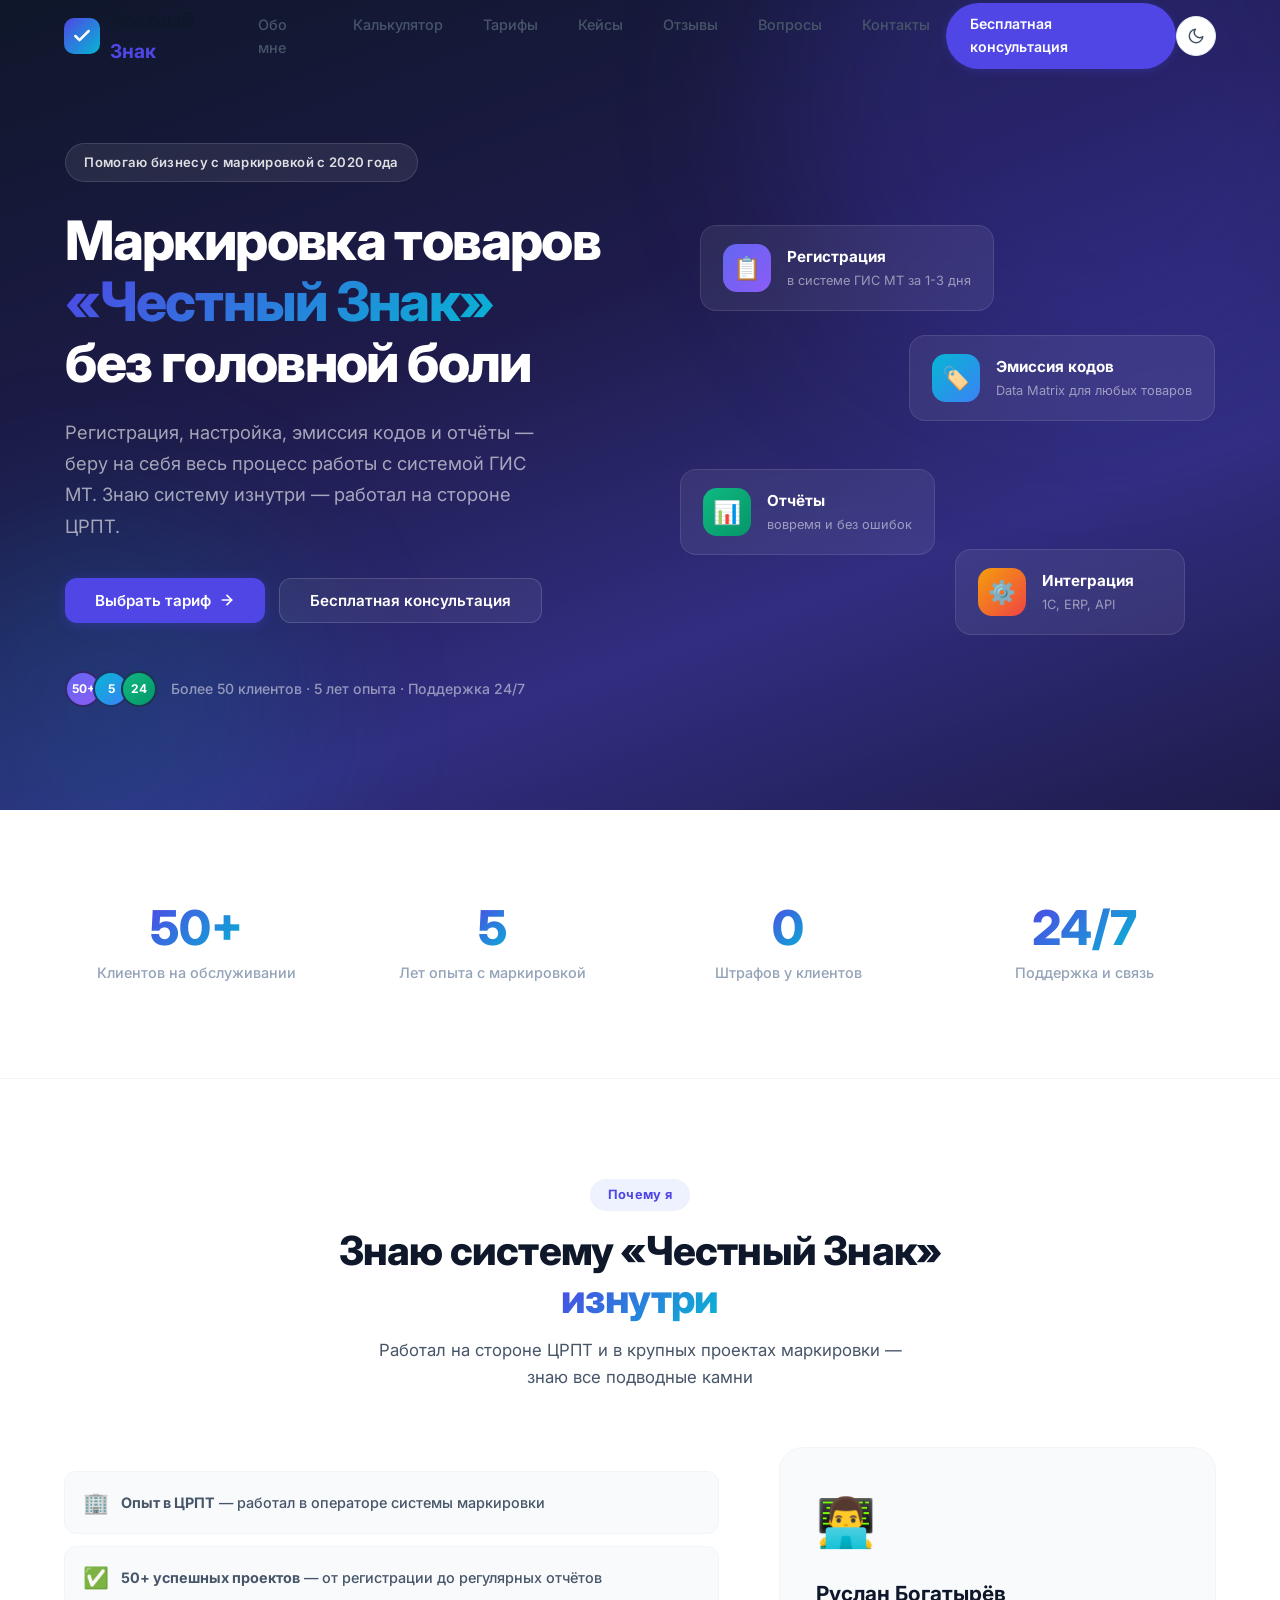
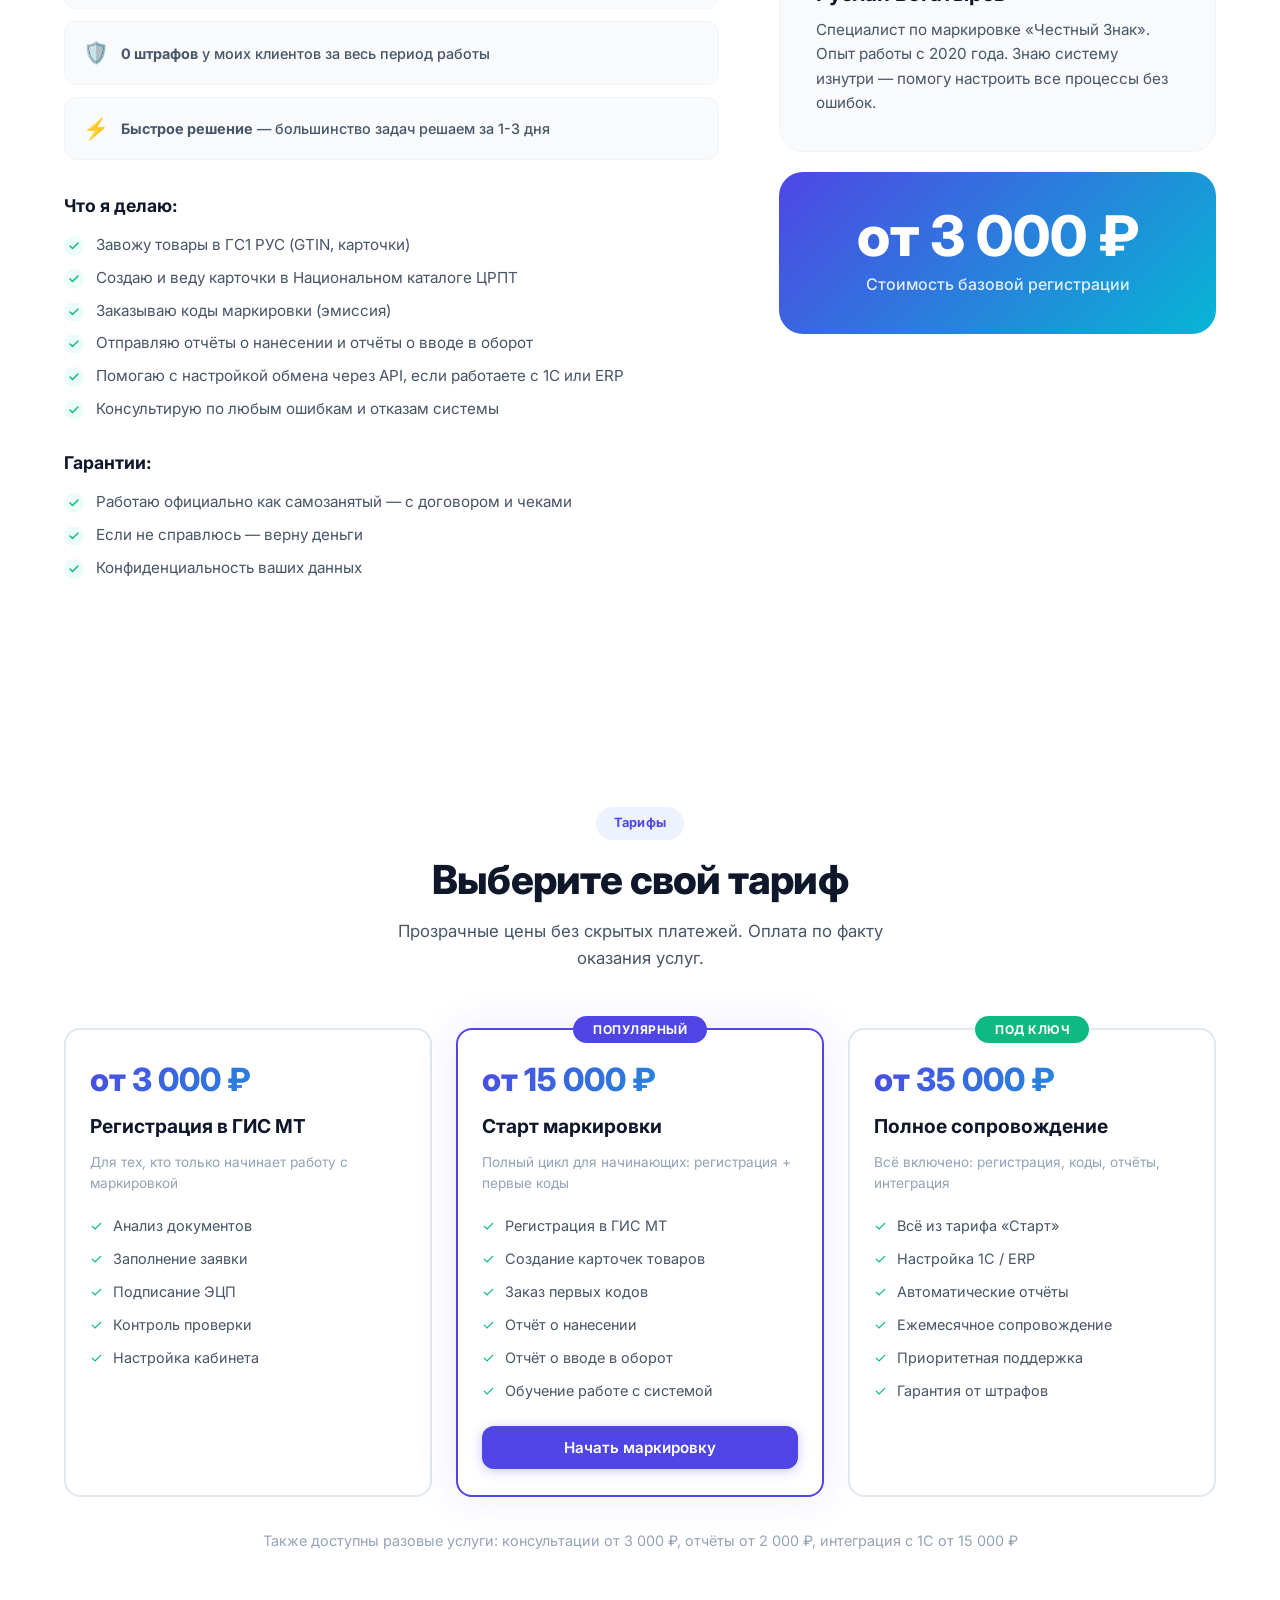
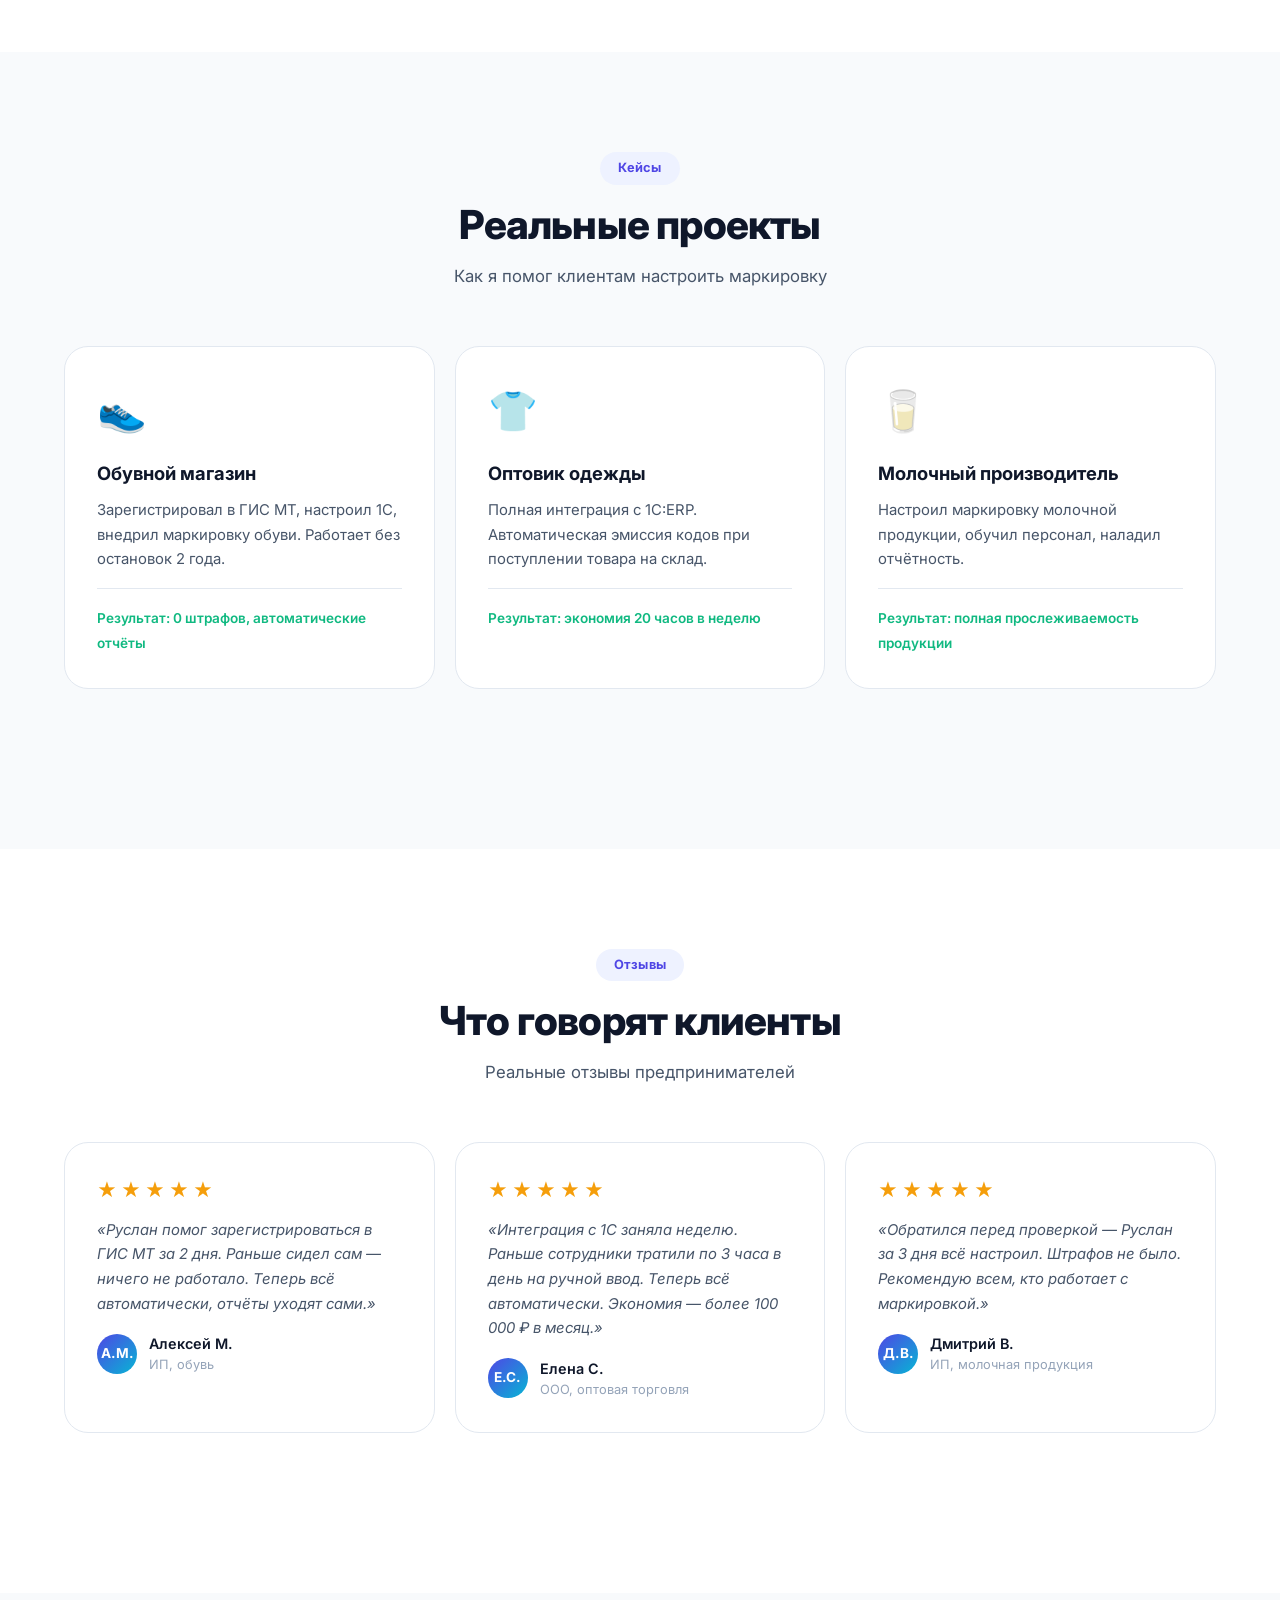
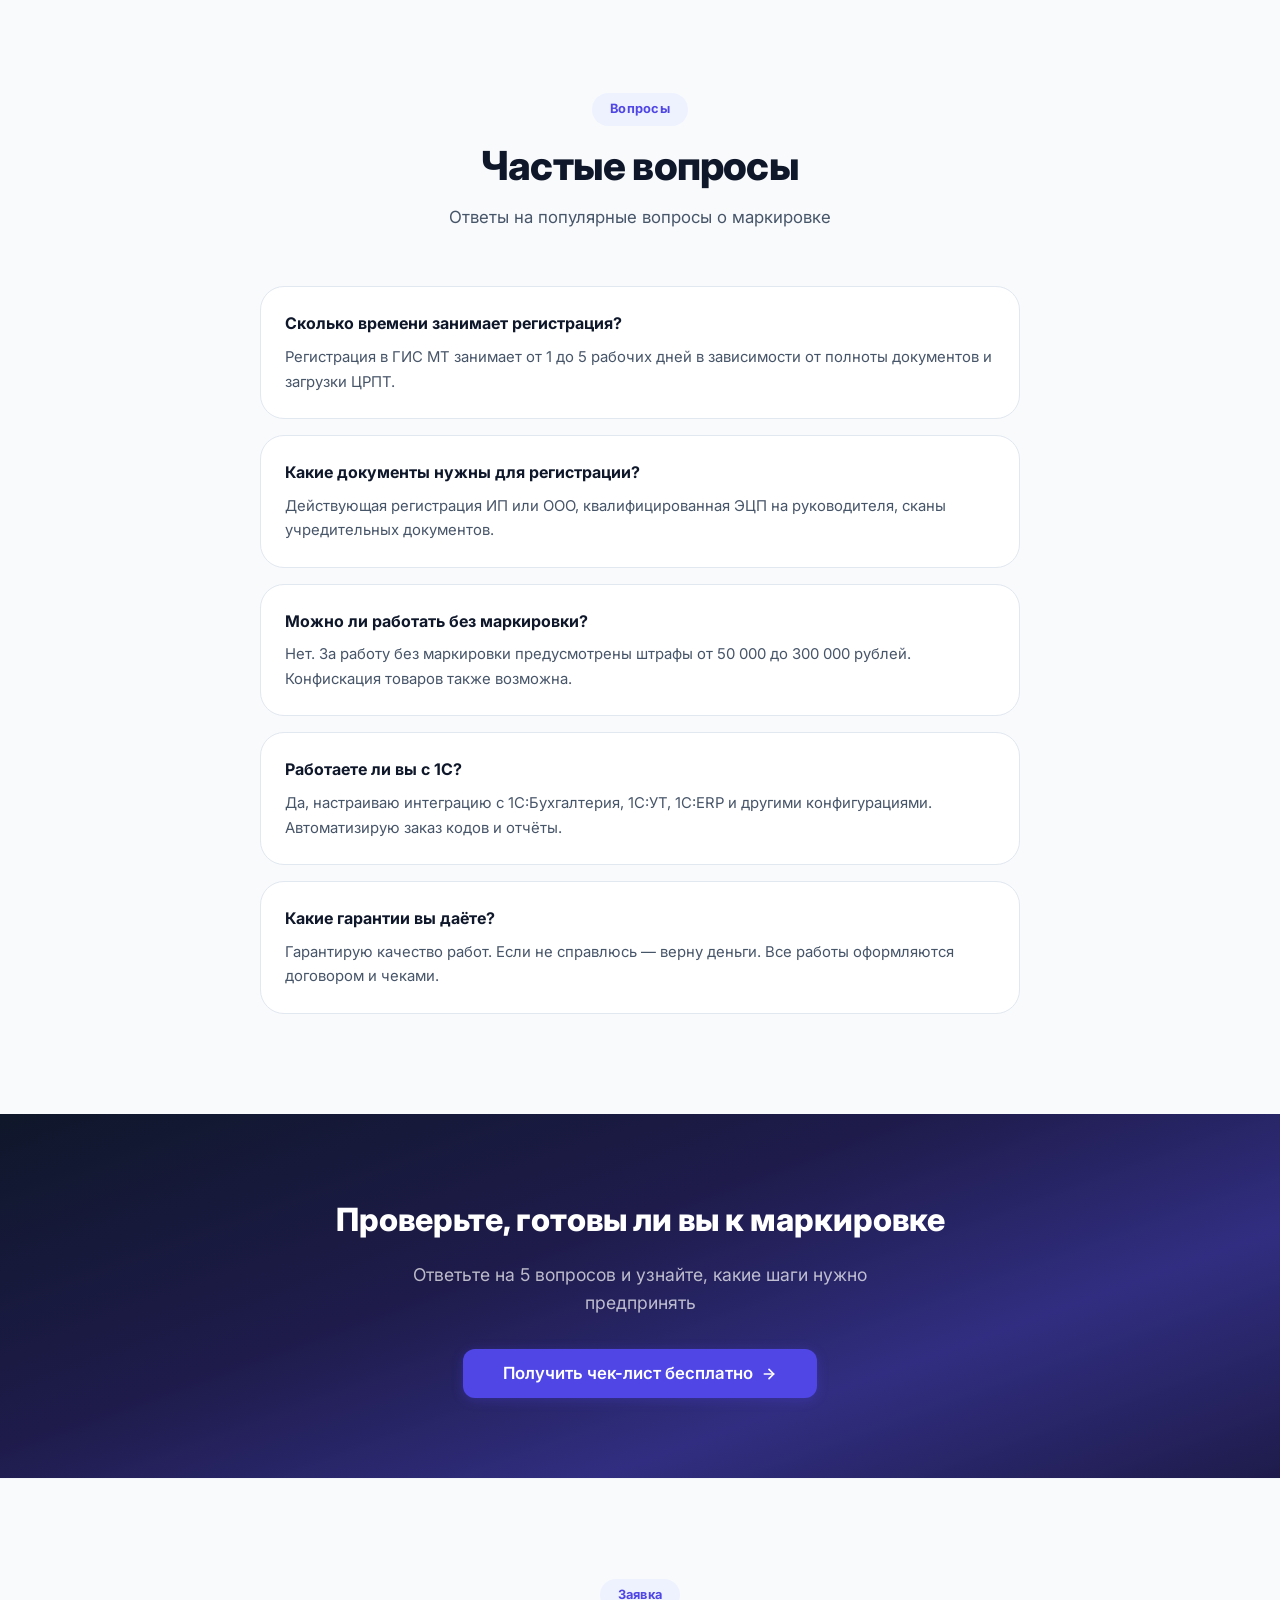
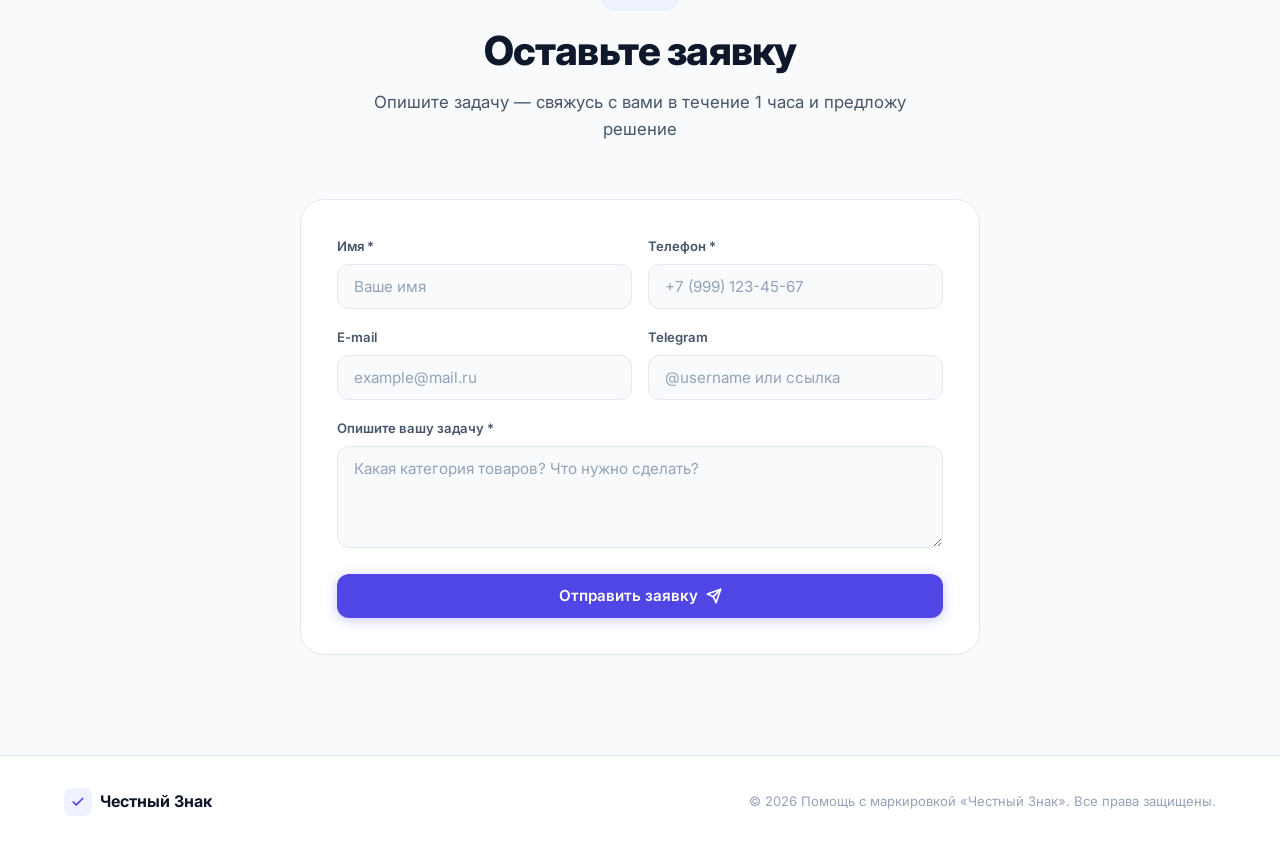
<file: index.html>
<!DOCTYPE html>
<html lang="ru">
<head>
    <meta charset="UTF-8">
    <meta name="viewport" content="width=device-width, initial-scale=1.0">
    <title>Помощь с маркировкой «Честный Знак» — регистрация ГИС МТ, эмиссия кодов, отчёты | chestniy-znak.online</title>
    <meta name="description" content="Профессиональная помощь с системой маркировки «Честный Знак». Регистрация в ГИС МТ, эмиссия кодов Data Matrix, отчёты о нанесении, интеграция с 1С. Самозанятый, работаю по договору.">
    <meta name="keywords" content="честный знак, маркировка товаров, ГИС МТ, регистрация, эмиссия кодов, data matrix, ЦРПТ, ГС1 РУС, 1С интеграция, маркировка обуви, маркировка одежды">
    <meta name="robots" content="index, follow">
    <link rel="canonical" href="https://markirovka-chestniyznak-pro.ru/">
    <meta property="og:type" content="website">
    <meta property="og:title" content="Помощь с маркировкой «Честный Знак» — регистрация, настройка, сопровождение">
    <meta property="og:description" content="Профессиональная помощь с системой маркировки «Честный Знак». Регистрация в ГИС МТ, эмиссия кодов, отчёты и интеграция с 1С.">
    <meta property="og:url" content="https://markirovka-chestniyznak-pro.ru/">
    <meta property="og:site_name" content="Честный Знак — помощь с маркировкой">
    <meta property="og:locale" content="ru_RU">
    <script type="application/ld+json">
    {
        "@context": "https://schema.org",
        "@type": "ProfessionalService",
        "name": "Помощь с маркировкой «Честный Знак»",
        "description": "Профессиональная помощь с системой маркировки «Честный Знак». Регистрация в ГИС МТ, эмиссия кодов Data Matrix, отчёты о нанесении, интеграция с 1С.",
        "url": "https://markirovka-chestniyznak-pro.ru/",
        "priceRange": "от 3000 руб.",
        "serviceType": ["Регистрация в ГИС МТ", "Эмиссия кодов маркировки", "Отчёты о нанесении", "Интеграция с 1С", "Консультации по маркировке"],
        "areaServed": { "@type": "Country", "name": "Россия" }
    }
    </script>
    <link rel="stylesheet" href="css/style.css">
    <link rel="preconnect" href="https://fonts.googleapis.com">
    <link rel="preconnect" href="https://fonts.gstatic.com" crossorigin>
    <link rel="preload" as="style" href="https://fonts.googleapis.com/css2?family=Inter:wght@500;600;700;800&display=swap">
    <link href="https://fonts.googleapis.com/css2?family=Inter:wght@500;600;700;800&display=swap" rel="stylesheet">
    <script type="text/javascript" defer>
        (function(m,e,t,r,i,k,a){m[i]=m[i]||function(){(m[i].a=m[i].a||[]).push(arguments)};m[i].l=1*new Date();for(var j=0;j<document.scripts.length;j++){if(document.scripts[j].src===r){return;}}k=e.createElement(t),a=e.getElementsByTagName(t)[0],k.async=1,k.src=r,a.parentNode.insertBefore(k,a)})(window,document,'script','https://mc.yandex.ru/metrika/tag.js?id=111014342','ym');
        ym(111014342,'init',{ssr:true,webvisor:true,clickmap:true,ecommerce:"dataLayer",referrer:document.referrer,url:location.href,accurateTrackBounce:true,trackLinks:true});
    </script>
    <noscript><div><img src="https://mc.yandex.ru/watch/111014342" style="position:absolute;left:-9999px;" alt="" /></div></noscript>
</head>
<body>

    <header class="header" id="header">
        <div class="container header__container">
            <a href="#" class="header__logo">
                <span class="logo-icon">
                    <svg width="20" height="20" viewBox="0 0 24 24" fill="none" stroke="currentColor" stroke-width="3" stroke-linecap="round" stroke-linejoin="round"><polyline points="20 6 9 17 4 12"></polyline></svg>
                </span>
                <span class="logo-text">Честный <span class="logo-accent">Знак</span></span>
            </a>
            <nav class="header__nav">
                <a href="#about-me" class="nav-link">Обо мне</a>
                <a href="pricing-calc.html" class="nav-link">Калькулятор</a>
                <a href="#pricing" class="nav-link">Тарифы</a>
                <a href="#cases" class="nav-link">Кейсы</a>
                <a href="#reviews" class="nav-link">Отзывы</a>
                <a href="#faq" class="nav-link">Вопросы</a>
                <a href="#contacts" class="nav-link">Контакты</a>
            </nav>
            <a href="#contacts" class="header__cta">Бесплатная консультация</a>
            <button class="theme-toggle" id="themeToggle" aria-label="Переключить тему">
                <svg class="theme-toggle__sun" width="18" height="18" viewBox="0 0 24 24" fill="none" stroke="currentColor" stroke-width="2" stroke-linecap="round" stroke-linejoin="round"><circle cx="12" cy="12" r="5"></circle><line x1="12" y1="1" x2="12" y2="3"></line><line x1="12" y1="21" x2="12" y2="23"></line><line x1="4.22" y1="4.22" x2="5.64" y2="5.64"></line><line x1="18.36" y1="18.36" x2="19.78" y2="19.78"></line><line x1="1" y1="12" x2="3" y2="12"></line><line x1="21" y1="12" x2="23" y2="12"></line><line x1="4.22" y1="19.78" x2="5.64" y2="18.36"></line><line x1="18.36" y1="5.64" x2="19.78" y2="4.22"></line></svg>
                <svg class="theme-toggle__moon" width="18" height="18" viewBox="0 0 24 24" fill="none" stroke="currentColor" stroke-width="2" stroke-linecap="round" stroke-linejoin="round"><path d="M21 12.79A9 9 0 1 1 11.21 3 7 7 0 0 0 21 12.79z"></path></svg>
            </button>
            <button class="header__burger" id="burger" aria-label="Меню">
                <span></span><span></span><span></span>
            </button>
        </div>
        <nav class="mobile-nav" id="mobileNav">
            <a href="#about-me" class="mobile-nav__link">Обо мне</a>
            <a href="pricing-calc.html" class="mobile-nav__link">Калькулятор</a>
            <a href="#pricing" class="mobile-nav__link">Тарифы</a>
            <a href="#cases" class="mobile-nav__link">Кейсы</a>
            <a href="#reviews" class="mobile-nav__link">Отзывы</a>
            <a href="#faq" class="mobile-nav__link">Вопросы</a>
            <a href="#contacts" class="mobile-nav__link">Контакты</a>
        </nav>
    </header>

    <!-- HERO -->
    <section class="hero">
        <div class="hero__bg-shape hero__bg-shape--1"></div>
        <div class="hero__bg-shape hero__bg-shape--2"></div>
        <div class="container hero__container">
            <div class="hero__content">
                <div class="hero__badge">Помогаю бизнесу с маркировкой с 2020 года</div>
                <h1 class="hero__title">Маркировка товаров<br><span class="text-gradient">«Честный Знак»</span><br>без головной боли</h1>
                <p class="hero__subtitle">Регистрация, настройка, эмиссия кодов и отчёты — беру на себя весь процесс работы с системой ГИС МТ. Знаю систему изнутри — работал на стороне ЦРПТ.</p>
                <div class="hero__buttons">
                    <a href="#pricing" class="btn btn--primary">
                        <span>Выбрать тариф</span>
                        <svg width="16" height="16" viewBox="0 0 24 24" fill="none" stroke="currentColor" stroke-width="2.5" stroke-linecap="round" stroke-linejoin="round"><line x1="5" y1="12" x2="19" y2="12"></line><polyline points="12 5 19 12 12 19"></polyline></svg>
                    </a>
                    <a href="#contacts" class="btn btn--outline">Бесплатная консультация</a>
                </div>
                <div class="hero__trust">
                    <div class="hero__trust-avatars">
                        <div class="hero__trust-avatar" style="background: linear-gradient(135deg, #6366f1, #8b5cf6);">50+</div>
                        <div class="hero__trust-avatar" style="background: linear-gradient(135deg, #06b6d4, #3b82f6);">5</div>
                        <div class="hero__trust-avatar" style="background: linear-gradient(135deg, #10b981, #059669);">24</div>
                    </div>
                    <span class="hero__trust-text">Более 50 клиентов &middot; 5 лет опыта &middot; Поддержка 24/7</span>
                </div>
            </div>
            <div class="hero__visual">
                <div class="hero__card hero__card--1">
                    <div class="hero__card-icon" style="background: linear-gradient(135deg, #6366f1, #8b5cf6);">📋</div>
                    <div>
                        <div class="hero__card-title">Регистрация</div>
                        <div class="hero__card-desc">в системе ГИС МТ за 1-3 дня</div>
                    </div>
                </div>
                <div class="hero__card hero__card--2">
                    <div class="hero__card-icon" style="background: linear-gradient(135deg, #06b6d4, #3b82f6);">🏷️</div>
                    <div>
                        <div class="hero__card-title">Эмиссия кодов</div>
                        <div class="hero__card-desc">Data Matrix для любых товаров</div>
                    </div>
                </div>
                <div class="hero__card hero__card--3">
                    <div class="hero__card-icon" style="background: linear-gradient(135deg, #10b981, #059669);">📊</div>
                    <div>
                        <div class="hero__card-title">Отчёты</div>
                        <div class="hero__card-desc">вовремя и без ошибок</div>
                    </div>
                </div>
                <div class="hero__card hero__card--4">
                    <div class="hero__card-icon" style="background: linear-gradient(135deg, #f59e0b, #ef4444);">⚙️</div>
                    <div>
                        <div class="hero__card-title">Интеграция</div>
                        <div class="hero__card-desc">1С, ERP, API</div>
                    </div>
                </div>
            </div>
        </div>
    </section>

    <!-- STATS -->
    <section class="stats">
        <div class="container">
            <div class="stats__grid">
                <div class="stat-item" data-aos>
                    <div class="stat-number">50+</div>
                    <div class="stat-label">Клиентов на обслуживании</div>
                </div>
                <div class="stat-item" data-aos>
                    <div class="stat-number">5</div>
                    <div class="stat-label">Лет опыта с маркировкой</div>
                </div>
                <div class="stat-item" data-aos>
                    <div class="stat-number">0</div>
                    <div class="stat-label">Штрафов у клиентов</div>
                </div>
                <div class="stat-item" data-aos>
                    <div class="stat-number">24/7</div>
                    <div class="stat-label">Поддержка и связь</div>
                </div>
            </div>
        </div>
    </section>

    <!-- WHY ME -->
    <section class="about-me" id="about-me">
        <div class="container">
            <div class="section-header" data-aos>
                <span class="section-badge">Почему я</span>
                <h2 class="section-title">Знаю систему «Честный Знак»<br><span class="text-gradient">изнутри</span></h2>
                <p class="section-subtitle">Работал на стороне ЦРПТ и в крупных проектах маркировки — знаю все подводные камни</p>
            </div>
            <div class="about-me__grid">
                <div class="about-me__content" data-aos>
                    <div class="about-me__badges">
                        <div class="info-badge">
                            <span class="info-badge__icon">🏢</span>
                            <span><strong>Опыт в ЦРПТ</strong> — работал в операторе системы маркировки</span>
                        </div>
                        <div class="info-badge">
                            <span class="info-badge__icon">✅</span>
                            <span><strong>50+ успешных проектов</strong> — от регистрации до регулярных отчётов</span>
                        </div>
                        <div class="info-badge">
                            <span class="info-badge__icon">🛡️</span>
                            <span><strong>0 штрафов</strong> у моих клиентов за весь период работы</span>
                        </div>
                        <div class="info-badge">
                            <span class="info-badge__icon">⚡</span>
                            <span><strong>Быстрое решение</strong> — большинство задач решаем за 1-3 дня</span>
                        </div>
                    </div>
                    <div class="about-me__block" style="margin-top: 32px;">
                        <h3>Что я делаю:</h3>
                        <ul class="check-list">
                            <li>Завожу товары в ГС1 РУС (GTIN, карточки)</li>
                            <li>Создаю и веду карточки в Национальном каталоге ЦРПТ</li>
                            <li>Заказываю коды маркировки (эмиссия)</li>
                            <li>Отправляю отчёты о нанесении и отчёты о вводе в оборот</li>
                            <li>Помогаю с настройкой обмена через API, если работаете с 1С или ERP</li>
                            <li>Консультирую по любым ошибкам и отказам системы</li>
                        </ul>
                    </div>
                    <div class="about-me__block">
                        <h3>Гарантии:</h3>
                        <ul class="check-list">
                            <li>Работаю официально как самозанятый — с договором и чеками</li>
                            <li>Если не справлюсь — верну деньги</li>
                            <li>Конфиденциальность ваших данных</li>
                        </ul>
                    </div>
                </div>
                <div class="about-me__visual" data-aos>
                    <div class="about-me__card">
                        <div class="about-me__card-icon">👨‍💻</div>
                        <h3>Руслан Богатырёв</h3>
                        <p>Специалист по маркировке «Честный Знак». Опыт работы с 2020 года. Знаю систему изнутри — помогу настроить все процессы без ошибок.</p>
                    </div>
                    <div class="about-me__card about-me__card--accent">
                        <div class="about-me__card-number">от 3 000 ₽</div>
                        <div class="about-me__card-label">Стоимость базовой регистрации</div>
                    </div>
                </div>
            </div>
        </div>
    </section>

    <!-- PRICING PACKAGES -->
    <section class="pricing" id="pricing">
        <div class="container">
            <div class="section-header" data-aos>
                <span class="section-badge">Тарифы</span>
                <h2 class="section-title">Выберите свой тариф</h2>
                <p class="section-subtitle">Прозрачные цены без скрытых платежей. Оплата по факту оказания услуг.</p>
            </div>

            <div class="pricing__grid" style="grid-template-columns: repeat(3, 1fr); gap: 24px;">
                <!-- Тариф 1: Регистрация -->
                <div class="pricing__item" data-aos style="border: 2px solid var(--c-border); position: relative;">
                    <div class="pricing__header">
                        <div class="pricing__price" style="font-size: 2rem;">от 3 000 ₽</div>
                        <h3 style="font-size: 1.2rem; font-weight: 700;">Регистрация в ГИС МТ</h3>
                    </div>
                    <p style="margin-bottom: 20px;">Для тех, кто только начинает работу с маркировкой</p>
                    <ul style="list-style: none; display: flex; flex-direction: column; gap: 10px; margin-bottom: 24px;">
                        <li style="display: flex; align-items: flex-start; gap: 10px; font-size: 0.9rem; color: var(--c-text-secondary);">
                            <span style="color: var(--c-green); flex-shrink: 0;">✓</span> Анализ документов
                        </li>
                        <li style="display: flex; align-items: flex-start; gap: 10px; font-size: 0.9rem; color: var(--c-text-secondary);">
                            <span style="color: var(--c-green); flex-shrink: 0;">✓</span> Заполнение заявки
                        </li>
                        <li style="display: flex; align-items: flex-start; gap: 10px; font-size: 0.9rem; color: var(--c-text-secondary);">
                            <span style="color: var(--c-green); flex-shrink: 0;">✓</span> Подписание ЭЦП
                        </li>
                        <li style="display: flex; align-items: flex-start; gap: 10px; font-size: 0.9rem; color: var(--c-text-secondary);">
                            <span style="color: var(--c-green); flex-shrink: 0;">✓</span> Контроль проверки
                        </li>
                        <li style="display: flex; align-items: flex-start; gap: 10px; font-size: 0.9rem; color: var(--c-text-secondary);">
                            <span style="color: var(--c-green); flex-shrink: 0;">✓</span> Настройка кабинета
                        </li>
                    </ul>
                    <a href="#" class="btn btn--outline open-modal" data-tariff="Регистрация в ГИС МТ" style="width: 100%; justify-content: center;">Заказать регистрацию</a>
                </div>

                <!-- Тариф 2: Старт (ПОПУЛЯРНЫЙ) -->
                <div class="pricing__item" data-aos style="border: 2px solid var(--c-primary); position: relative; box-shadow: var(--shadow-glow);">
                    <div style="position: absolute; top: -14px; left: 50%; transform: translateX(-50%); background: var(--c-primary); color: white; padding: 4px 20px; border-radius: var(--radius-pill); font-size: 0.75rem; font-weight: 700; letter-spacing: 0.5px;">ПОПУЛЯРНЫЙ</div>
                    <div class="pricing__header">
                        <div class="pricing__price" style="font-size: 2rem;">от 15 000 ₽</div>
                        <h3 style="font-size: 1.2rem; font-weight: 700;">Старт маркировки</h3>
                    </div>
                    <p style="margin-bottom: 20px;">Полный цикл для начинающих: регистрация + первые коды</p>
                    <ul style="list-style: none; display: flex; flex-direction: column; gap: 10px; margin-bottom: 24px;">
                        <li style="display: flex; align-items: flex-start; gap: 10px; font-size: 0.9rem; color: var(--c-text-secondary);">
                            <span style="color: var(--c-green); flex-shrink: 0;">✓</span> Регистрация в ГИС МТ
                        </li>
                        <li style="display: flex; align-items: flex-start; gap: 10px; font-size: 0.9rem; color: var(--c-text-secondary);">
                            <span style="color: var(--c-green); flex-shrink: 0;">✓</span> Создание карточек товаров
                        </li>
                        <li style="display: flex; align-items: flex-start; gap: 10px; font-size: 0.9rem; color: var(--c-text-secondary);">
                            <span style="color: var(--c-green); flex-shrink: 0;">✓</span> Заказ первых кодов
                        </li>
                        <li style="display: flex; align-items: flex-start; gap: 10px; font-size: 0.9rem; color: var(--c-text-secondary);">
                            <span style="color: var(--c-green); flex-shrink: 0;">✓</span> Отчёт о нанесении
                        </li>
                        <li style="display: flex; align-items: flex-start; gap: 10px; font-size: 0.9rem; color: var(--c-text-secondary);">
                            <span style="color: var(--c-green); flex-shrink: 0;">✓</span> Отчёт о вводе в оборот
                        </li>
                        <li style="display: flex; align-items: flex-start; gap: 10px; font-size: 0.9rem; color: var(--c-text-secondary);">
                            <span style="color: var(--c-green); flex-shrink: 0;">✓</span> Обучение работе с системой
                        </li>
                    </ul>
                    <a href="#" class="btn btn--primary open-modal" data-tariff="Старт маркировки" style="width: 100%; justify-content: center;">Начать маркировку</a>
                </div>

                <!-- Тариф 3: Под ключ -->
                <div class="pricing__item" data-aos style="border: 2px solid var(--c-border); position: relative;">
                    <div style="position: absolute; top: -14px; left: 50%; transform: translateX(-50%); background: var(--c-green); color: white; padding: 4px 20px; border-radius: var(--radius-pill); font-size: 0.75rem; font-weight: 700; letter-spacing: 0.5px;">ПОД КЛЮЧ</div>
                    <div class="pricing__header">
                        <div class="pricing__price" style="font-size: 2rem;">от 35 000 ₽</div>
                        <h3 style="font-size: 1.2rem; font-weight: 700;">Полное сопровождение</h3>
                    </div>
                    <p style="margin-bottom: 20px;">Всё включено: регистрация, коды, отчёты, интеграция</p>
                    <ul style="list-style: none; display: flex; flex-direction: column; gap: 10px; margin-bottom: 24px;">
                        <li style="display: flex; align-items: flex-start; gap: 10px; font-size: 0.9rem; color: var(--c-text-secondary);">
                            <span style="color: var(--c-green); flex-shrink: 0;">✓</span> Всё из тарифа «Старт»
                        </li>
                        <li style="display: flex; align-items: flex-start; gap: 10px; font-size: 0.9rem; color: var(--c-text-secondary);">
                            <span style="color: var(--c-green); flex-shrink: 0;">✓</span> Настройка 1С / ERP
                        </li>
                        <li style="display: flex; align-items: flex-start; gap: 10px; font-size: 0.9rem; color: var(--c-text-secondary);">
                            <span style="color: var(--c-green); flex-shrink: 0;">✓</span> Автоматические отчёты
                        </li>
                        <li style="display: flex; align-items: flex-start; gap: 10px; font-size: 0.9rem; color: var(--c-text-secondary);">
                            <span style="color: var(--c-green); flex-shrink: 0;">✓</span> Ежемесячное сопровождение
                        </li>
                        <li style="display: flex; align-items: flex-start; gap: 10px; font-size: 0.9rem; color: var(--c-text-secondary);">
                            <span style="color: var(--c-green); flex-shrink: 0;">✓</span> Приоритетная поддержка
                        </li>
                        <li style="display: flex; align-items: flex-start; gap: 10px; font-size: 0.9rem; color: var(--c-text-secondary);">
                            <span style="color: var(--c-green); flex-shrink: 0;">✓</span> Гарантия от штрафов
                        </li>
                    </ul>
                    <a href="#" class="btn btn--outline open-modal" data-tariff="Полное сопровождение" style="width: 100%; justify-content: center;">Получить расчёт</a>
                </div>
            </div>

            <p style="text-align: center; margin-top: 32px; color: var(--c-text-muted); font-size: 0.9rem;" data-aos>
                Также доступны разовые услуги: консультации от 3 000 ₽, отчёты от 2 000 ₽, интеграция с 1С от 15 000 ₽
            </p>
        </div>
    </section>

    <!-- CASES -->
    <section class="about" id="cases" style="background: var(--c-bg-alt);">
        <div class="container">
            <div class="section-header" data-aos>
                <span class="section-badge">Кейсы</span>
                <h2 class="section-title">Реальные проекты</h2>
                <p class="section-subtitle">Как я помог клиентам настроить маркировку</p>
            </div>
            <div class="about__grid" style="grid-template-columns: repeat(3, 1fr); gap: 20px;">
                <div class="about__card" data-aos>
                    <div class="about__card-icon">👟</div>
                    <h3>Обувной магазин</h3>
                    <p>Зарегистрировал в ГИС МТ, настроил 1С, внедрил маркировку обуви. Работает без остановок 2 года.</p>
                    <div style="margin-top: 16px; padding-top: 16px; border-top: 1px solid var(--c-border);">
                        <span style="font-size: 0.85rem; color: var(--c-green); font-weight: 600;">Результат: 0 штрафов, автоматические отчёты</span>
                    </div>
                </div>
                <div class="about__card" data-aos>
                    <div class="about__card-icon">👕</div>
                    <h3>Оптовик одежды</h3>
                    <p>Полная интеграция с 1С:ERP. Автоматическая эмиссия кодов при поступлении товара на склад.</p>
                    <div style="margin-top: 16px; padding-top: 16px; border-top: 1px solid var(--c-border);">
                        <span style="font-size: 0.85rem; color: var(--c-green); font-weight: 600;">Результат: экономия 20 часов в неделю</span>
                    </div>
                </div>
                <div class="about__card" data-aos>
                    <div class="about__card-icon">🥛</div>
                    <h3>Молочный производитель</h3>
                    <p>Настроил маркировку молочной продукции, обучил персонал, наладил отчётность.</p>
                    <div style="margin-top: 16px; padding-top: 16px; border-top: 1px solid var(--c-border);">
                        <span style="font-size: 0.85rem; color: var(--c-green); font-weight: 600;">Результат: полная прослеживаемость продукции</span>
                    </div>
                </div>
            </div>
        </div>
    </section>

    <!-- REVIEWS -->
    <section class="pricing" id="reviews">
        <div class="container">
            <div class="section-header" data-aos>
                <span class="section-badge">Отзывы</span>
                <h2 class="section-title">Что говорят клиенты</h2>
                <p class="section-subtitle">Реальные отзывы предпринимателей</p>
            </div>
            <div class="about__grid" style="grid-template-columns: repeat(3, 1fr); gap: 20px;">
                <div class="about__card" data-aos style="position: relative;">
                    <div style="display: flex; gap: 4px; margin-bottom: 12px;">
                        <span style="color: #f59e0b; font-size: 1.2rem;">★</span>
                        <span style="color: #f59e0b; font-size: 1.2rem;">★</span>
                        <span style="color: #f59e0b; font-size: 1.2rem;">★</span>
                        <span style="color: #f59e0b; font-size: 1.2rem;">★</span>
                        <span style="color: #f59e0b; font-size: 1.2rem;">★</span>
                    </div>
                    <p style="font-style: italic; margin-bottom: 16px;">«Руслан помог зарегистрироваться в ГИС МТ за 2 дня. Раньше сидел сам — ничего не работало. Теперь всё автоматически, отчёты уходят сами.»</p>
                    <div style="display: flex; align-items: center; gap: 12px;">
                        <div style="width: 40px; height: 40px; border-radius: 50%; background: var(--gradient-primary); display: flex; align-items: center; justify-content: center; color: white; font-weight: 700; font-size: 0.85rem;">А.М.</div>
                        <div>
                            <div style="font-weight: 600; font-size: 0.9rem;">Алексей М.</div>
                            <div style="color: var(--c-text-muted); font-size: 0.8rem;">ИП, обувь</div>
                        </div>
                    </div>
                </div>
                <div class="about__card" data-aos style="position: relative;">
                    <div style="display: flex; gap: 4px; margin-bottom: 12px;">
                        <span style="color: #f59e0b; font-size: 1.2rem;">★</span>
                        <span style="color: #f59e0b; font-size: 1.2rem;">★</span>
                        <span style="color: #f59e0b; font-size: 1.2rem;">★</span>
                        <span style="color: #f59e0b; font-size: 1.2rem;">★</span>
                        <span style="color: #f59e0b; font-size: 1.2rem;">★</span>
                    </div>
                    <p style="font-style: italic; margin-bottom: 16px;">«Интеграция с 1С заняла неделю. Раньше сотрудники тратили по 3 часа в день на ручной ввод. Теперь всё автоматически. Экономия — более 100 000 ₽ в месяц.»</p>
                    <div style="display: flex; align-items: center; gap: 12px;">
                        <div style="width: 40px; height: 40px; border-radius: 50%; background: var(--gradient-primary); display: flex; align-items: center; justify-content: center; color: white; font-weight: 700; font-size: 0.85rem;">Е.С.</div>
                        <div>
                            <div style="font-weight: 600; font-size: 0.9rem;">Елена С.</div>
                            <div style="color: var(--c-text-muted); font-size: 0.8rem;">ООО, оптовая торговля</div>
                        </div>
                    </div>
                </div>
                <div class="about__card" data-aos style="position: relative;">
                    <div style="display: flex; gap: 4px; margin-bottom: 12px;">
                        <span style="color: #f59e0b; font-size: 1.2rem;">★</span>
                        <span style="color: #f59e0b; font-size: 1.2rem;">★</span>
                        <span style="color: #f59e0b; font-size: 1.2rem;">★</span>
                        <span style="color: #f59e0b; font-size: 1.2rem;">★</span>
                        <span style="color: #f59e0b; font-size: 1.2rem;">★</span>
                    </div>
                    <p style="font-style: italic; margin-bottom: 16px;">«Обратился перед проверкой — Руслан за 3 дня всё настроил. Штрафов не было. Рекомендую всем, кто работает с маркировкой.»</p>
                    <div style="display: flex; align-items: center; gap: 12px;">
                        <div style="width: 40px; height: 40px; border-radius: 50%; background: var(--gradient-primary); display: flex; align-items: center; justify-content: center; color: white; font-weight: 700; font-size: 0.85rem;">Д.В.</div>
                        <div>
                            <div style="font-weight: 600; font-size: 0.9rem;">Дмитрий В.</div>
                            <div style="color: var(--c-text-muted); font-size: 0.8rem;">ИП, молочная продукция</div>
                        </div>
                    </div>
                </div>
            </div>
        </div>
    </section>

    <!-- FAQ -->
    <section class="about" id="faq" style="background: var(--c-bg-alt);">
        <div class="container">
            <div class="section-header" data-aos>
                <span class="section-badge">Вопросы</span>
                <h2 class="section-title">Частые вопросы</h2>
                <p class="section-subtitle">Ответы на популярные вопросы о маркировке</p>
            </div>
            <div style="max-width: 760px; margin: 0 auto; display: flex; flex-direction: column; gap: 16px;">
                <div class="about__card" data-aos style="padding: 24px;">
                    <h3 style="font-size: 1rem; font-weight: 700; margin-bottom: 8px;">Сколько времени занимает регистрация?</h3>
                    <p style="margin: 0;">Регистрация в ГИС МТ занимает от 1 до 5 рабочих дней в зависимости от полноты документов и загрузки ЦРПТ.</p>
                </div>
                <div class="about__card" data-aos style="padding: 24px;">
                    <h3 style="font-size: 1rem; font-weight: 700; margin-bottom: 8px;">Какие документы нужны для регистрации?</h3>
                    <p style="margin: 0;">Действующая регистрация ИП или ООО, квалифицированная ЭЦП на руководителя, сканы учредительных документов.</p>
                </div>
                <div class="about__card" data-aos style="padding: 24px;">
                    <h3 style="font-size: 1rem; font-weight: 700; margin-bottom: 8px;">Можно ли работать без маркировки?</h3>
                    <p style="margin: 0;">Нет. За работу без маркировки предусмотрены штрафы от 50 000 до 300 000 рублей. Конфискация товаров также возможна.</p>
                </div>
                <div class="about__card" data-aos style="padding: 24px;">
                    <h3 style="font-size: 1rem; font-weight: 700; margin-bottom: 8px;">Работаете ли вы с 1С?</h3>
                    <p style="margin: 0;">Да, настраиваю интеграцию с 1С:Бухгалтерия, 1С:УТ, 1С:ERP и другими конфигурациями. Автоматизирую заказ кодов и отчёты.</p>
                </div>
                <div class="about__card" data-aos style="padding: 24px;">
                    <h3 style="font-size: 1rem; font-weight: 700; margin-bottom: 8px;">Какие гарантии вы даёте?</h3>
                    <p style="margin: 0;">Гарантирую качество работ. Если не справлюсь — верну деньги. Все работы оформляются договором и чеками.</p>
                </div>
            </div>
        </div>
    </section>

    <!-- CHECKLIST CTA -->
    <section class="stats" style="background: var(--gradient-hero); padding: 80px 0;">
        <div class="container" style="text-align: center;">
            <h2 style="font-size: 2rem; font-weight: 800; color: white; margin-bottom: 16px;" data-aos>Проверьте, готовы ли вы к маркировке</h2>
            <p style="color: rgba(255,255,255,0.7); font-size: 1.1rem; margin-bottom: 32px; max-width: 500px; margin-left: auto; margin-right: auto;" data-aos>Ответьте на 5 вопросов и узнайте, какие шаги нужно предпринять</p>
            <a href="#contacts" class="btn btn--primary" data-aos style="font-size: 1.05rem; padding: 16px 40px;">
                <span>Получить чек-лист бесплатно</span>
                <svg width="16" height="16" viewBox="0 0 24 24" fill="none" stroke="currentColor" stroke-width="2.5" stroke-linecap="round" stroke-linejoin="round"><line x1="5" y1="12" x2="19" y2="12"></line><polyline points="12 5 19 12 12 19"></polyline></svg>
            </a>
        </div>
    </section>

    <!-- CONTACTS -->
    <section class="contacts" id="contacts">
        <div class="container">
            <div class="section-header" data-aos>
                <span class="section-badge">Заявка</span>
                <h2 class="section-title">Оставьте заявку</h2>
                <p class="section-subtitle">Опишите задачу — свяжусь с вами в течение 1 часа и предложу решение</p>
            </div>
            <div class="contacts__form-wrapper contacts__form-wrapper--centered" data-aos>
                <form id="contactForm" class="contacts__form">
                    <div class="form-row">
                        <div class="form-group">
                            <label for="name">Имя *</label>
                            <input type="text" id="name" name="name" required placeholder="Ваше имя">
                        </div>
                        <div class="form-group">
                            <label for="phone">Телефон *</label>
                            <input type="tel" id="phone" name="phone" required placeholder="+7 (999) 123-45-67">
                        </div>
                    </div>
                    <div class="form-row">
                        <div class="form-group">
                            <label for="email">E-mail</label>
                            <input type="email" id="email" name="email" placeholder="example@mail.ru">
                        </div>
                        <div class="form-group">
                            <label for="telegram">Telegram</label>
                            <input type="text" id="telegram" name="telegram" placeholder="@username или ссылка">
                        </div>
                    </div>
                    <div class="form-group">
                        <label for="message">Опишите вашу задачу *</label>
                        <textarea id="message" name="message" rows="4" required placeholder="Какая категория товаров? Что нужно сделать?"></textarea>
                    </div>
                    <button type="submit" class="btn btn--primary btn--full">
                        <span>Отправить заявку</span>
                        <svg width="16" height="16" viewBox="0 0 24 24" fill="none" stroke="currentColor" stroke-width="2.5" stroke-linecap="round" stroke-linejoin="round"><line x1="22" y1="2" x2="11" y2="13"></line><polygon points="22 2 15 22 11 13 2 9 22 2"></polygon></svg>
                    </button>
                </form>
            </div>
        </div>
    </section>

    <!-- MODAL -->
    <div class="modal-overlay" id="modalOverlay">
        <div class="modal">
            <button class="modal__close" id="modalClose" aria-label="Закрыть">
                <svg width="20" height="20" viewBox="0 0 24 24" fill="none" stroke="currentColor" stroke-width="2" stroke-linecap="round" stroke-linejoin="round"><line x1="18" y1="6" x2="6" y2="18"></line><line x1="6" y1="6" x2="18" y2="18"></line></svg>
            </button>
            <div class="modal__header">
                <h3 class="modal__title">Оставить заявку</h3>
                <p class="modal__subtitle">Заполните форму — свяжусь с вами в течение 1 часа</p>
            </div>
            <form id="modalForm" class="modal__form">
                <input type="hidden" id="modalTariff" name="tariff" value="">
                <input type="hidden" id="calcCategory" name="calc_category" value="">
                <input type="hidden" id="calcService" name="calc_service" value="">
                <input type="hidden" id="calcQuantity" name="calc_quantity" value="">
                <input type="hidden" id="calcTotalHidden" name="calc_total" value="">
                <input type="hidden" id="calcMonthlyHidden" name="calc_monthly" value="">
                <input type="hidden" id="calcBreakdown" name="calc_breakdown" value="">
                <div class="form-row">
                    <div class="form-group">
                        <label for="modalName">Имя *</label>
                        <input type="text" id="modalName" name="name" required placeholder="Ваше имя">
                    </div>
                    <div class="form-group">
                        <label for="modalPhone">Телефон *</label>
                        <input type="tel" id="modalPhone" name="phone" required placeholder="+7 (999) 123-45-67">
                    </div>
                </div>
                <div class="form-row">
                    <div class="form-group">
                        <label for="modalEmail">E-mail</label>
                        <input type="email" id="modalEmail" name="email" placeholder="example@mail.ru">
                    </div>
                    <div class="form-group">
                        <label for="modalTelegram">Telegram</label>
                        <input type="text" id="modalTelegram" name="telegram" placeholder="@username или ссылка">
                    </div>
                </div>
                <div class="form-group">
                    <label for="modalMessage">Опишите задачу *</label>
                    <textarea id="modalMessage" name="message" rows="3" required placeholder="Какая категория товаров? Что нужно сделать?"></textarea>
                </div>
                <div class="form-group">
                    <label for="modalFiles">Прикрепить документы</label>
                    <div class="file-upload" id="fileUpload">
                        <input type="file" id="modalFiles" name="files" multiple accept=".pdf,.doc,.docx,.xls,.xlsx,.jpg,.jpeg,.png" style="display: none;">
                        <div class="file-upload__icon">
                            <svg width="24" height="24" viewBox="0 0 24 24" fill="none" stroke="currentColor" stroke-width="2" stroke-linecap="round" stroke-linejoin="round"><path d="M21.44 11.05l-9.19 9.19a6 6 0 0 1-8.49-8.49l9.19-9.19a4 4 0 0 1 5.66 5.66l-9.2 9.19a2 2 0 0 1-2.83-2.83l8.49-8.48"></path></svg>
                        </div>
                        <span class="file-upload__text">Нажмите или перетащите файлы</span>
                        <span class="file-upload__hint">PDF, DOC, XLS, JPG, PNG до 10 МБ</span>
                    </div>
                    <div class="file-upload__list" id="fileList"></div>
                </div>
                <button type="submit" class="btn btn--primary btn--full">
                    <span>Отправить заявку</span>
                    <svg width="16" height="16" viewBox="0 0 24 24" fill="none" stroke="currentColor" stroke-width="2.5" stroke-linecap="round" stroke-linejoin="round"><line x1="22" y1="2" x2="11" y2="13"></line><polygon points="22 2 15 22 11 13 2 9 22 2"></polygon></svg>
                </button>
            </form>
            <div class="modal__success" id="modalSuccess" style="display: none;">
                <div class="form-success__icon">✅</div>
                <h3>Заявка отправлена!</h3>
                <p>Я свяжусь с вами в ближайшее время.</p>
                <button class="btn btn--outline" onclick="document.getElementById('modalOverlay').classList.remove('active')" style="margin-top: 16px;">Закрыть</button>
            </div>
        </div>
    </div>

    <!-- FOOTER -->
    <footer class="footer">
        <div class="container footer__container">
            <a href="/" class="footer__logo">
                <span class="logo-icon logo-icon--sm">
                    <svg width="14" height="14" viewBox="0 0 24 24" fill="none" stroke="currentColor" stroke-width="3" stroke-linecap="round" stroke-linejoin="round"><polyline points="20 6 9 17 4 12"></polyline></svg>
                </span>
                <span>Честный Знак</span>
            </a>
            <p class="footer__copyright">&copy; 2026 Помощь с маркировкой «Честный Знак». Все права защищены.</p>
        </div>
    </footer>

    <script src="js/main.js"></script>
</body>
</html>
</file>
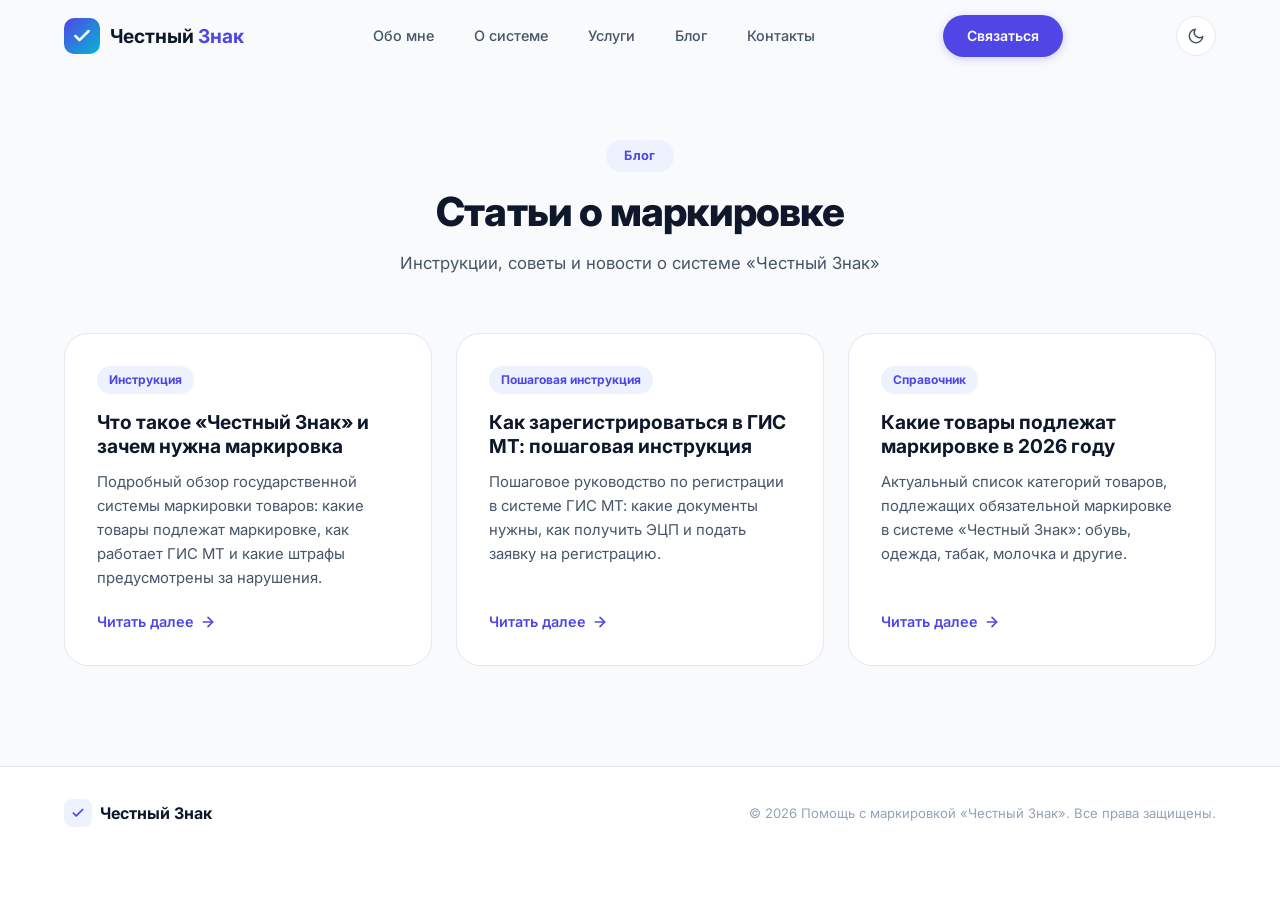
<file: blog/index.html>
<!DOCTYPE html>
<html lang="ru">
<head>
    <meta charset="UTF-8">
    <meta name="viewport" content="width=device-width, initial-scale=1.0">
    <title>Блог о маркировке «Честный Знак» — инструкции, новости, советы</title>
    <meta name="description" content="Статьи о системе маркировки «Честный Знак»: инструкции по регистрации, советы по работе с ГИС МТ, новости изменений в законодательстве.">
    <meta name="robots" content="index, follow">
    <link rel="canonical" href="https://chestniy-znak.online/blog/">
    <meta property="og:type" content="website">
    <meta property="og:title" content="Блог о маркировке «Честный Знак»">
    <meta property="og:description" content="Статьи о системе маркировки «Честный Знак»: инструкции, советы, новости.">
    <meta property="og:url" content="https://chestniy-znak.online/blog/">
    <link rel="stylesheet" href="../css/style.css">
    <link rel="preconnect" href="https://fonts.googleapis.com">
    <link rel="preconnect" href="https://fonts.gstatic.com" crossorigin>
    <link href="https://fonts.googleapis.com/css2?family=Inter:wght@300;400;500;600;700;800;900&display=swap" rel="stylesheet">
    <style>
        .blog-grid { display: grid; grid-template-columns: repeat(auto-fill, minmax(340px, 1fr)); gap: 24px; }
        .blog-card {
            background: var(--c-bg-elevated);
            border: 1px solid var(--c-border);
            border-radius: var(--radius-xl);
            padding: 32px;
            transition: var(--transition);
            display: flex;
            flex-direction: column;
        }
        .blog-card:hover { transform: translateY(-4px); box-shadow: var(--shadow-md); border-color: transparent; }
        .blog-card__tag {
            display: inline-block;
            padding: 4px 12px;
            background: var(--c-primary-light);
            color: var(--c-primary);
            border-radius: var(--radius-pill);
            font-size: 0.75rem;
            font-weight: 700;
            margin-bottom: 16px;
            width: fit-content;
        }
        .blog-card h2 { font-size: 1.2rem; font-weight: 700; margin-bottom: 12px; line-height: 1.3; }
        .blog-card p { color: var(--c-text-secondary); font-size: 0.93rem; line-height: 1.6; flex: 1; margin-bottom: 20px; }
        .blog-card__link {
            display: inline-flex;
            align-items: center;
            gap: 6px;
            color: var(--c-primary);
            font-weight: 600;
            font-size: 0.9rem;
            transition: var(--transition);
        }
        .blog-card__link:hover { gap: 10px; }
    </style>
</head>
<body>
    <header class="header" id="header">
        <div class="container header__container">
            <a href="/" class="header__logo">
                <span class="logo-icon">
                    <svg width="20" height="20" viewBox="0 0 24 24" fill="none" stroke="currentColor" stroke-width="3" stroke-linecap="round" stroke-linejoin="round"><polyline points="20 6 9 17 4 12"></polyline></svg>
                </span>
                <span class="logo-text">Честный <span class="logo-accent">Знак</span></span>
            </a>
            <nav class="header__nav">
                <a href="/#about-me" class="nav-link">Обо мне</a>
                <a href="../about.html" class="nav-link">О системе</a>
                <a href="/#pricing" class="nav-link">Услуги</a>
                <a href="index.html" class="nav-link" aria-current="page">Блог</a>
                <a href="/#contacts" class="nav-link">Контакты</a>
            </nav>
            <a href="/#contacts" class="header__cta">Связаться</a>
            <button class="theme-toggle" id="themeToggle" aria-label="Переключить тему">
                <svg class="theme-toggle__sun" width="18" height="18" viewBox="0 0 24 24" fill="none" stroke="currentColor" stroke-width="2" stroke-linecap="round" stroke-linejoin="round"><circle cx="12" cy="12" r="5"></circle><line x1="12" y1="1" x2="12" y2="3"></line><line x1="12" y1="21" x2="12" y2="23"></line><line x1="4.22" y1="4.22" x2="5.64" y2="5.64"></line><line x1="18.36" y1="18.36" x2="19.78" y2="19.78"></line><line x1="1" y1="12" x2="3" y2="12"></line><line x1="21" y1="12" x2="23" y2="12"></line><line x1="4.22" y1="19.78" x2="5.64" y2="18.36"></line><line x1="18.36" y1="5.64" x2="19.78" y2="4.22"></line></svg>
                <svg class="theme-toggle__moon" width="18" height="18" viewBox="0 0 24 24" fill="none" stroke="currentColor" stroke-width="2" stroke-linecap="round" stroke-linejoin="round"><path d="M21 12.79A9 9 0 1 1 11.21 3 7 7 0 0 0 21 12.79z"></path></svg>
            </button>
            <button class="header__burger" id="burger" aria-label="Меню">
                <span></span><span></span><span></span>
            </button>
        </div>
        <nav class="mobile-nav" id="mobileNav">
            <a href="/#about-me" class="mobile-nav__link">Обо мне</a>
            <a href="../about.html" class="mobile-nav__link">О системе</a>
            <a href="/#pricing" class="mobile-nav__link">Услуги</a>
            <a href="index.html" class="mobile-nav__link">Блог</a>
            <a href="/#contacts" class="mobile-nav__link">Контакты</a>
        </nav>
    </header>

    <main>
        <section class="about" style="padding-top: 140px;">
            <div class="container">
                <div class="section-header" data-aos>
                    <span class="section-badge">Блог</span>
                    <h1 class="section-title">Статьи о маркировке</h1>
                    <p class="section-subtitle">Инструкции, советы и новости о системе «Честный Знак»</p>
                </div>

                <div class="blog-grid">
                    <div class="blog-card" data-aos>
                        <span class="blog-card__tag">Инструкция</span>
                        <h2>Что такое «Честный Знак» и зачем нужна маркировка</h2>
                        <p>Подробный обзор государственной системы маркировки товаров: какие товары подлежат маркировке, как работает ГИС МТ и какие штрафы предусмотрены за нарушения.</p>
                        <a href="chto-takoe-chestniy-znak.html" class="blog-card__link">
                            Читать далее
                            <svg width="16" height="16" viewBox="0 0 24 24" fill="none" stroke="currentColor" stroke-width="2.5" stroke-linecap="round" stroke-linejoin="round"><line x1="5" y1="12" x2="19" y2="12"></line><polyline points="12 5 19 12 12 19"></polyline></svg>
                        </a>
                    </div>

                    <div class="blog-card" data-aos>
                        <span class="blog-card__tag">Пошаговая инструкция</span>
                        <h2>Как зарегистрироваться в ГИС МТ: пошаговая инструкция</h2>
                        <p>Пошаговое руководство по регистрации в системе ГИС МТ: какие документы нужны, как получить ЭЦП и подать заявку на регистрацию.</p>
                        <a href="kak-zaregistrirovatsya-v-gis-mt.html" class="blog-card__link">
                            Читать далее
                            <svg width="16" height="16" viewBox="0 0 24 24" fill="none" stroke="currentColor" stroke-width="2.5" stroke-linecap="round" stroke-linejoin="round"><line x1="5" y1="12" x2="19" y2="12"></line><polyline points="12 5 19 12 12 19"></polyline></svg>
                        </a>
                    </div>

                    <div class="blog-card" data-aos>
                        <span class="blog-card__tag">Справочник</span>
                        <h2>Какие товары подлежат маркировке в 2026 году</h2>
                        <p>Актуальный список категорий товаров, подлежащих обязательной маркировке в системе «Честный Знак»: обувь, одежда, табак, молочка и другие.</p>
                        <a href="kakie-tovary-podlezhat-markirovke.html" class="blog-card__link">
                            Читать далее
                            <svg width="16" height="16" viewBox="0 0 24 24" fill="none" stroke="currentColor" stroke-width="2.5" stroke-linecap="round" stroke-linejoin="round"><line x1="5" y1="12" x2="19" y2="12"></line><polyline points="12 5 19 12 12 19"></polyline></svg>
                        </a>
                    </div>
                </div>
            </div>
        </section>
    </main>

    <footer class="footer">
        <div class="container footer__container">
            <a href="/" class="footer__logo">
                <span class="logo-icon logo-icon--sm">
                    <svg width="14" height="14" viewBox="0 0 24 24" fill="none" stroke="currentColor" stroke-width="3" stroke-linecap="round" stroke-linejoin="round"><polyline points="20 6 9 17 4 12"></polyline></svg>
                </span>
                <span>Честный Знак</span>
            </a>
            <p class="footer__copyright">&copy; 2026 Помощь с маркировкой «Честный Знак». Все права защищены.</p>
        </div>
    </footer>

    <script src="../js/main.js"></script>
</body>
</html>
</file>
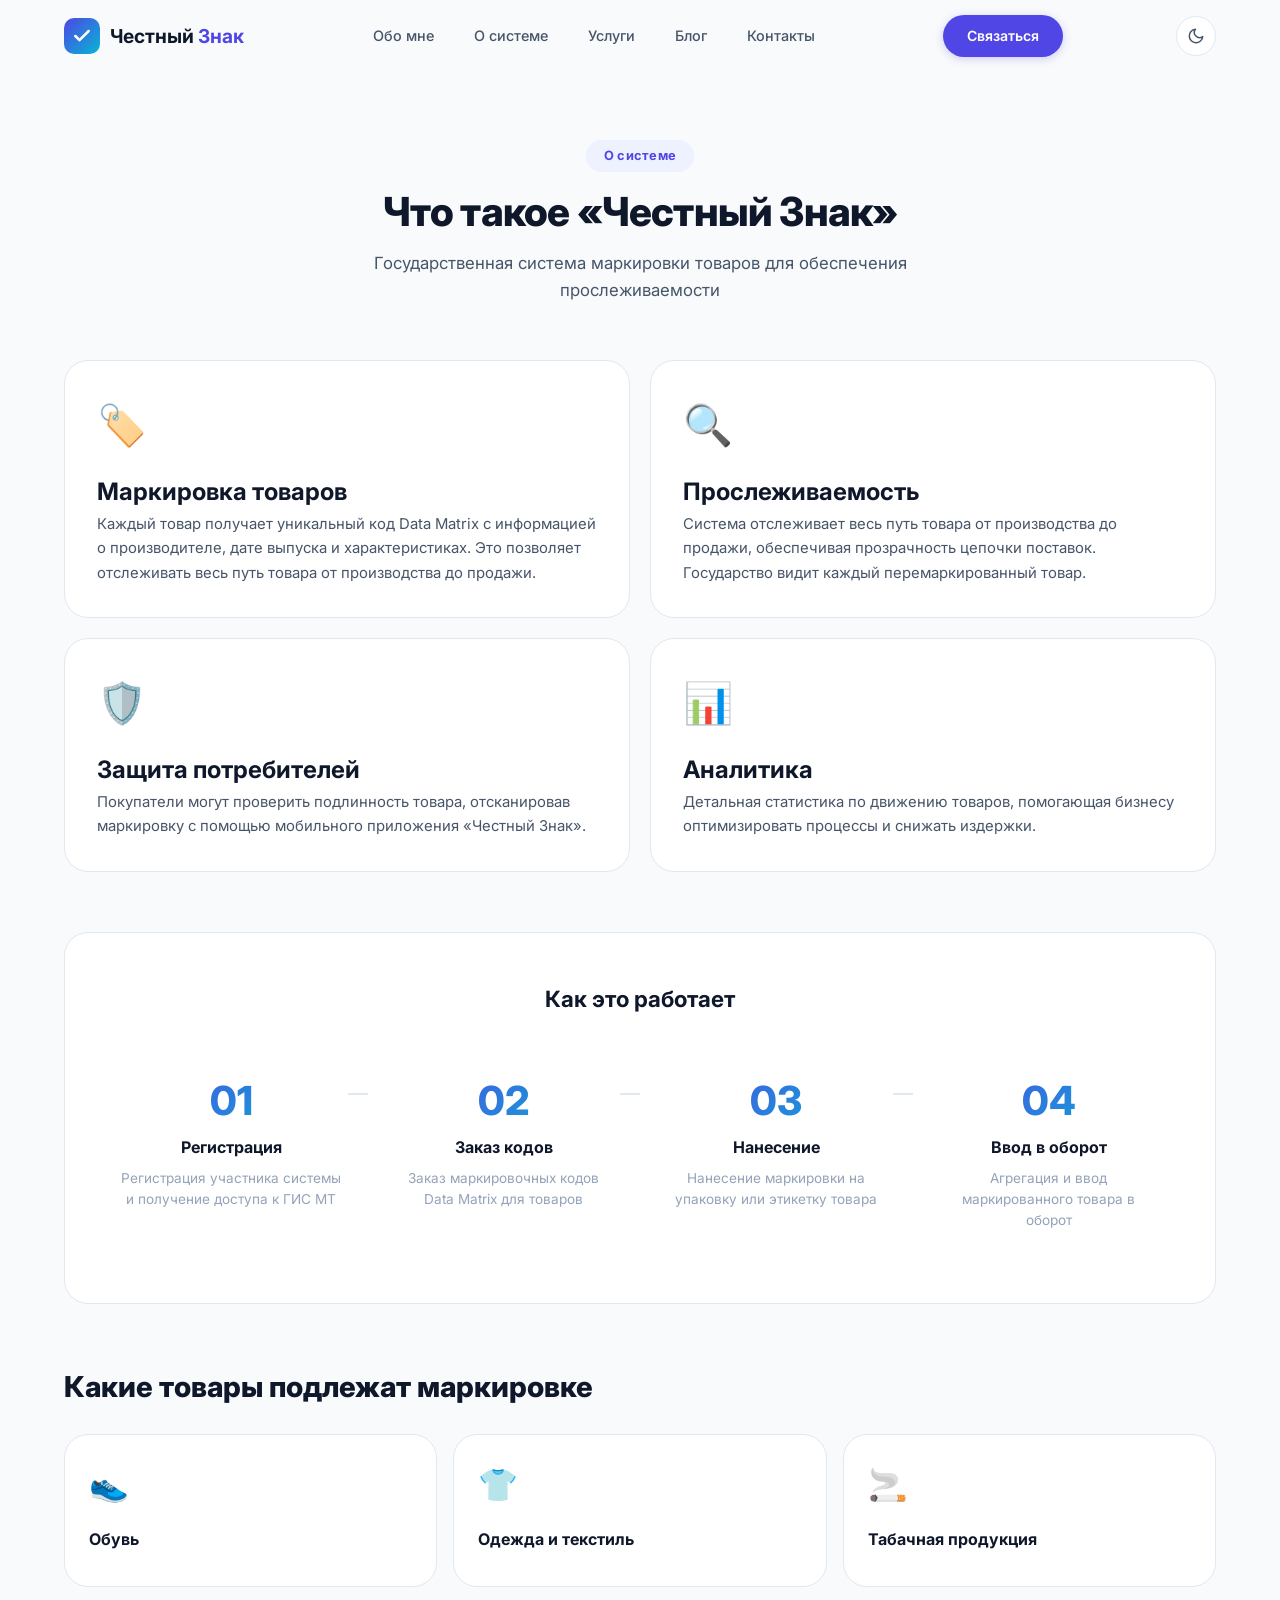
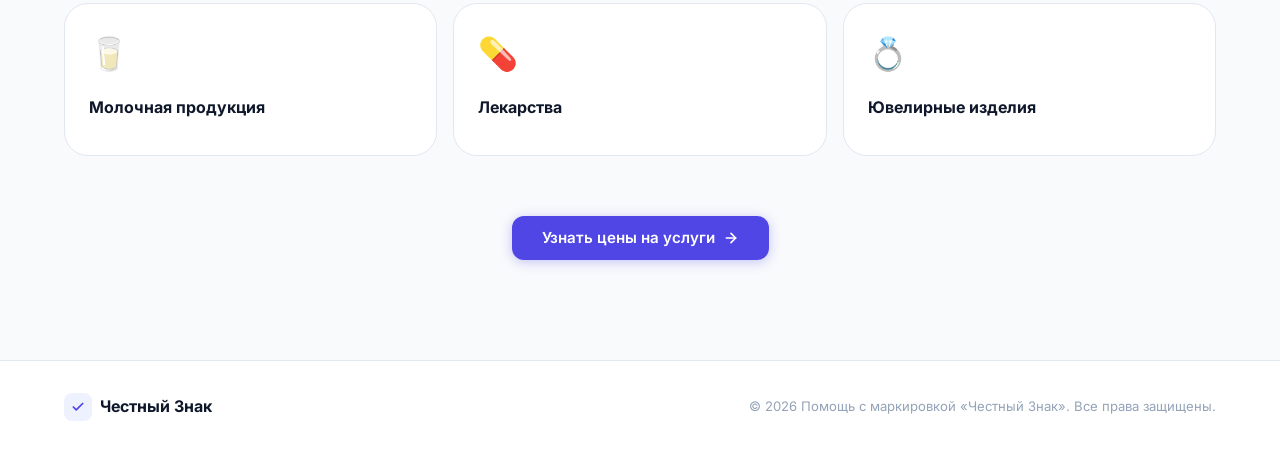
<file: about.html>
<!DOCTYPE html>
<html lang="ru">
<head>
    <meta charset="UTF-8">
    <meta name="viewport" content="width=device-width, initial-scale=1.0">
    <title>О системе «Честный Знак» — как работает маркировка товаров в России</title>
    <meta name="description" content="Подробно о системе маркировки «Честный Знак»: что это, какие товары подлежат маркировке, как работает ГИС МТ, как зарегистрироваться и начать работать.">
    <meta name="keywords" content="честный знак, маркировка товаров, ГИС МТ, что такое маркировка, какие товары маркируются, ЦРПТ, data matrix">
    <meta name="robots" content="index, follow">
    <link rel="canonical" href="https://chestniy-znak.online/about.html">
    <meta property="og:type" content="website">
    <meta property="og:title" content="О системе «Честный Знак» — как работает маркировка товаров">
    <meta property="og:description" content="Подробно о системе маркировки «Честный Знак»: что это, какие товары подлежат маркировке, как работает ГИС МТ.">
    <meta property="og:url" content="https://chestniy-znak.online/about.html">
    <link rel="stylesheet" href="css/style.css">
    <link rel="preconnect" href="https://fonts.googleapis.com">
    <link rel="preconnect" href="https://fonts.gstatic.com" crossorigin>
    <link href="https://fonts.googleapis.com/css2?family=Inter:wght@300;400;500;600;700;800;900&display=swap" rel="stylesheet">
    <script type="application/ld+json">
    {
        "@context": "https://schema.org",
        "@type": "WebPage",
        "name": "О системе «Честный Знак»",
        "description": "Подробно о системе маркировки «Честный Знак»: что это, какие товары подлежат маркировке, как работает ГИС МТ.",
        "url": "https://chestniy-znak.online/about.html",
        "mainEntity": {
            "@type": "FAQPage",
            "mainEntity": [
                {
                    "@type": "Question",
                    "name": "Что такое «Честный Знак»?",
                    "acceptedAnswer": {
                        "@type": "Answer",
                        "text": "«Честный Знак» — государственная система маркировки товаров для обеспечения прослеживаемости. Каждый товар получает уникальный код Data Matrix."
                    }
                },
                {
                    "@type": "Question",
                    "name": "Какие товары подлежат маркировке?",
                    "acceptedAnswer": {
                        "@type": "Answer",
                        "text": "Маркировке подлежат одежда, обувь, табак, молочная продукция, лекарства, ювелирные изделия, фототехника и другие категории товаров."
                    }
                }
            ]
        }
    }
    </script>
</head>
<body>
    <header class="header" id="header">
        <div class="container header__container">
            <a href="/" class="header__logo">
                <span class="logo-icon">
                    <svg width="20" height="20" viewBox="0 0 24 24" fill="none" stroke="currentColor" stroke-width="3" stroke-linecap="round" stroke-linejoin="round"><polyline points="20 6 9 17 4 12"></polyline></svg>
                </span>
                <span class="logo-text">Честный <span class="logo-accent">Знак</span></span>
            </a>
            <nav class="header__nav">
                <a href="/#about-me" class="nav-link">Обо мне</a>
                <a href="about.html" class="nav-link" aria-current="page">О системе</a>
                <a href="/#pricing" class="nav-link">Услуги</a>
                <a href="blog/" class="nav-link">Блог</a>
                <a href="/#contacts" class="nav-link">Контакты</a>
            </nav>
            <a href="/#contacts" class="header__cta">Связаться</a>
            <button class="theme-toggle" id="themeToggle" aria-label="Переключить тему">
                <svg class="theme-toggle__sun" width="18" height="18" viewBox="0 0 24 24" fill="none" stroke="currentColor" stroke-width="2" stroke-linecap="round" stroke-linejoin="round"><circle cx="12" cy="12" r="5"></circle><line x1="12" y1="1" x2="12" y2="3"></line><line x1="12" y1="21" x2="12" y2="23"></line><line x1="4.22" y1="4.22" x2="5.64" y2="5.64"></line><line x1="18.36" y1="18.36" x2="19.78" y2="19.78"></line><line x1="1" y1="12" x2="3" y2="12"></line><line x1="21" y1="12" x2="23" y2="12"></line><line x1="4.22" y1="19.78" x2="5.64" y2="18.36"></line><line x1="18.36" y1="5.64" x2="19.78" y2="4.22"></line></svg>
                <svg class="theme-toggle__moon" width="18" height="18" viewBox="0 0 24 24" fill="none" stroke="currentColor" stroke-width="2" stroke-linecap="round" stroke-linejoin="round"><path d="M21 12.79A9 9 0 1 1 11.21 3 7 7 0 0 0 21 12.79z"></path></svg>
            </button>
            <button class="header__burger" id="burger" aria-label="Меню">
                <span></span><span></span><span></span>
            </button>
        </div>
        <nav class="mobile-nav" id="mobileNav">
            <a href="/#about-me" class="mobile-nav__link">Обо мне</a>
            <a href="about.html" class="mobile-nav__link">О системе</a>
            <a href="/#pricing" class="mobile-nav__link">Услуги</a>
            <a href="blog/" class="mobile-nav__link">Блог</a>
            <a href="/#contacts" class="mobile-nav__link">Контакты</a>
        </nav>
    </header>

    <main>
        <section class="about" style="padding-top: 140px;">
            <div class="container">
                <div class="section-header" data-aos>
                    <span class="section-badge">О системе</span>
                    <h1 class="section-title">Что такое «Честный Знак»</h1>
                    <p class="section-subtitle">Государственная система маркировки товаров для обеспечения прослеживаемости</p>
                </div>

                <div class="about__grid">
                    <div class="about__card" data-aos>
                        <div class="about__card-icon">🏷️</div>
                        <h2>Маркировка товаров</h2>
                        <p>Каждый товар получает уникальный код Data Matrix с информацией о производителе, дате выпуска и характеристиках. Это позволяет отслеживать весь путь товара от производства до продажи.</p>
                    </div>
                    <div class="about__card" data-aos>
                        <div class="about__card-icon">🔍</div>
                        <h2>Прослеживаемость</h2>
                        <p>Система отслеживает весь путь товара от производства до продажи, обеспечивая прозрачность цепочки поставок. Государство видит каждый перемаркированный товар.</p>
                    </div>
                    <div class="about__card" data-aos>
                        <div class="about__card-icon">🛡️</div>
                        <h2>Защита потребителей</h2>
                        <p>Покупатели могут проверить подлинность товара, отсканировав маркировку с помощью мобильного приложения «Честный Знак».</p>
                    </div>
                    <div class="about__card" data-aos>
                        <div class="about__card-icon">📊</div>
                        <h2>Аналитика</h2>
                        <p>Детальная статистика по движению товаров, помогающая бизнесу оптимизировать процессы и снижать издержки.</p>
                    </div>
                </div>

                <div class="process" data-aos style="margin-top: 40px;">
                    <h3 class="process__title">Как это работает</h3>
                    <div class="process__steps">
                        <div class="process__step">
                            <div class="process__step-number">01</div>
                            <h4>Регистрация</h4>
                            <p>Регистрация участника системы и получение доступа к ГИС МТ</p>
                        </div>
                        <div class="process__step">
                            <div class="process__step-number">02</div>
                            <h4>Заказ кодов</h4>
                            <p>Заказ маркировочных кодов Data Matrix для товаров</p>
                        </div>
                        <div class="process__step">
                            <div class="process__step-number">03</div>
                            <h4>Нанесение</h4>
                            <p>Нанесение маркировки на упаковку или этикетку товара</p>
                        </div>
                        <div class="process__step">
                            <div class="process__step-number">04</div>
                            <h4>Ввод в оборот</h4>
                            <p>Агрегация и ввод маркированного товара в оборот</p>
                        </div>
                    </div>
                </div>

                <div style="margin-top: 60px;" data-aos>
                    <h2 style="font-size: 1.8rem; font-weight: 800; margin-bottom: 24px;">Какие товары подлежат маркировке</h2>
                    <div class="about__grid" style="grid-template-columns: repeat(3, 1fr); gap: 16px;">
                        <div class="about__card" style="padding: 24px;">
                            <div class="about__card-icon" style="font-size: 2rem;">👟</div>
                            <h3 style="font-size: 1rem;">Обувь</h3>
                        </div>
                        <div class="about__card" style="padding: 24px;">
                            <div class="about__card-icon" style="font-size: 2rem;">👕</div>
                            <h3 style="font-size: 1rem;">Одежда и текстиль</h3>
                        </div>
                        <div class="about__card" style="padding: 24px;">
                            <div class="about__card-icon" style="font-size: 2rem;">🚬</div>
                            <h3 style="font-size: 1rem;">Табачная продукция</h3>
                        </div>
                        <div class="about__card" style="padding: 24px;">
                            <div class="about__card-icon" style="font-size: 2rem;">🥛</div>
                            <h3 style="font-size: 1rem;">Молочная продукция</h3>
                        </div>
                        <div class="about__card" style="padding: 24px;">
                            <div class="about__card-icon" style="font-size: 2rem;">💊</div>
                            <h3 style="font-size: 1rem;">Лекарства</h3>
                        </div>
                        <div class="about__card" style="padding: 24px;">
                            <div class="about__card-icon" style="font-size: 2rem;">💍</div>
                            <h3 style="font-size: 1rem;">Ювелирные изделия</h3>
                        </div>
                    </div>
                </div>

                <div style="margin-top: 60px; text-align: center;" data-aos>
                    <a href="/#pricing" class="btn btn--primary">
                        <span>Узнать цены на услуги</span>
                        <svg width="16" height="16" viewBox="0 0 24 24" fill="none" stroke="currentColor" stroke-width="2.5" stroke-linecap="round" stroke-linejoin="round"><line x1="5" y1="12" x2="19" y2="12"></line><polyline points="12 5 19 12 12 19"></polyline></svg>
                    </a>
                </div>
            </div>
        </section>
    </main>

    <footer class="footer">
        <div class="container footer__container">
            <a href="/" class="footer__logo">
                <span class="logo-icon logo-icon--sm">
                    <svg width="14" height="14" viewBox="0 0 24 24" fill="none" stroke="currentColor" stroke-width="3" stroke-linecap="round" stroke-linejoin="round"><polyline points="20 6 9 17 4 12"></polyline></svg>
                </span>
                <span>Честный Знак</span>
            </a>
            <p class="footer__copyright">&copy; 2026 Помощь с маркировкой «Честный Знак». Все права защищены.</p>
        </div>
    </footer>

    <script src="js/main.js"></script>
</body>
</html>
</file>
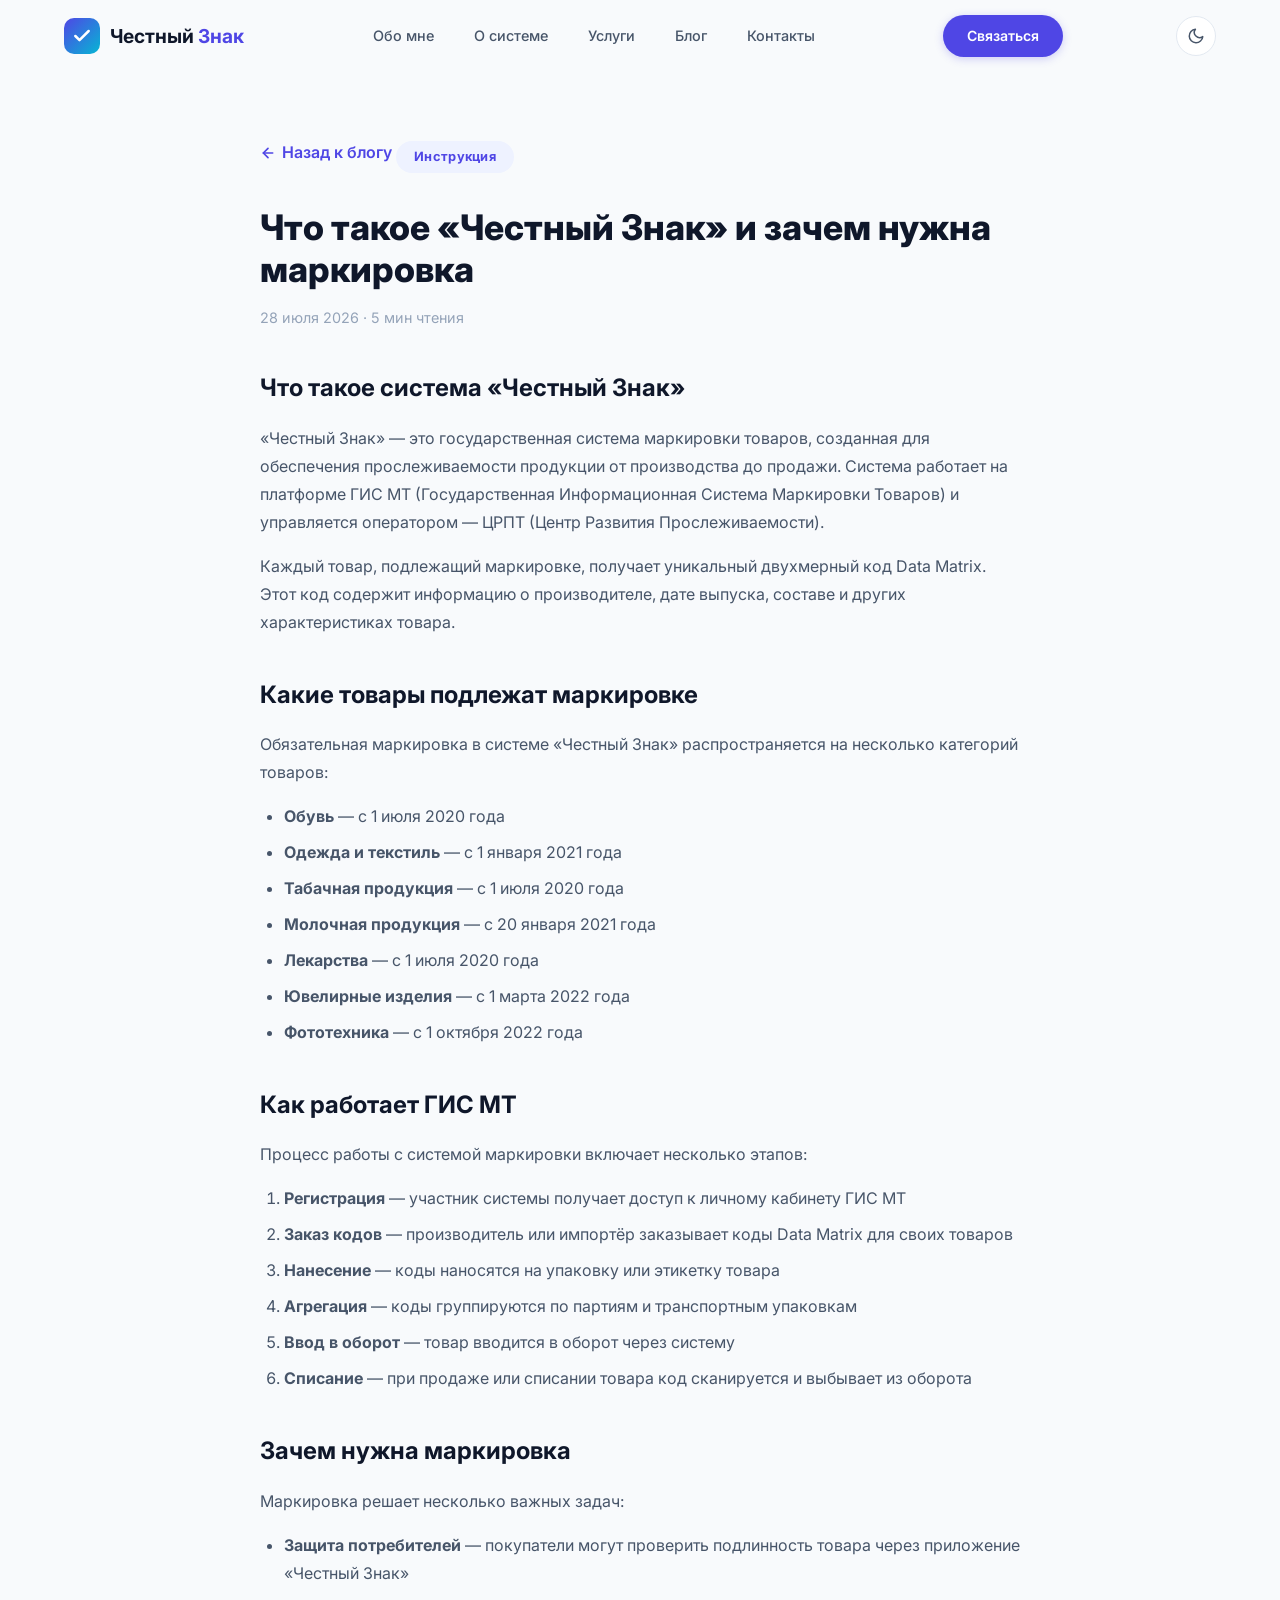
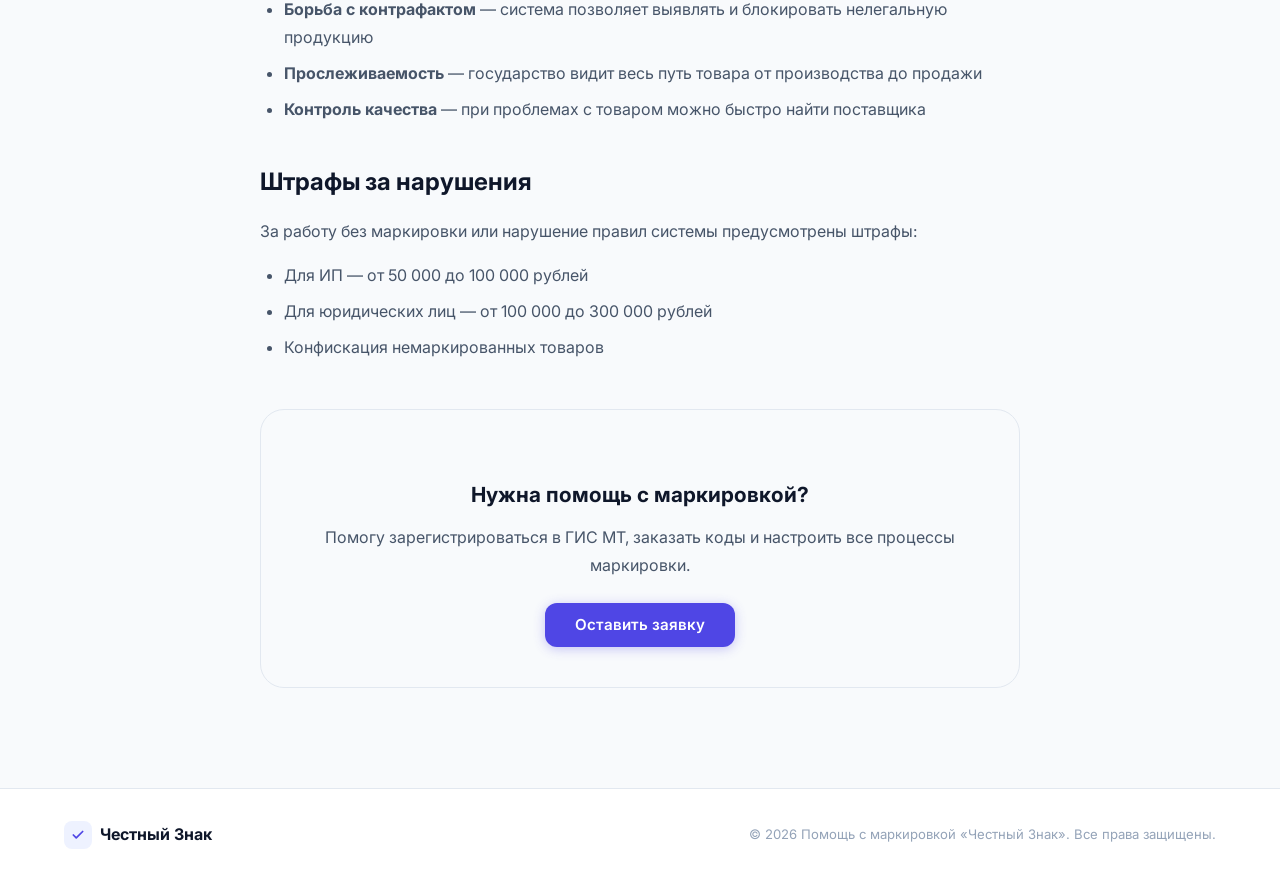
<file: blog/chto-takoe-chestniy-znak.html>
<!DOCTYPE html>
<html lang="ru">
<head>
    <meta charset="UTF-8">
    <meta name="viewport" content="width=device-width, initial-scale=1.0">
    <title>Что такое «Честный Знак» — подробный обзор системы маркировки</title>
    <meta name="description" content="Подробный обзор системы маркировки «Честный Знак»: что это, какие товары подлежат маркировке, как работает ГИС МТ, какие штрафы за нарушения.">
    <meta name="robots" content="index, follow">
    <link rel="canonical" href="https://chestniy-znak.online/blog/chto-takoe-chestniy-znak.html">
    <meta property="og:type" content="article">
    <meta property="og:title" content="Что такое «Честный Знак» — подробный обзор системы маркировки">
    <meta property="og:description" content="Подробный обзор системы маркировки «Честный Знак»: что это, какие товары подлежат маркировке, как работает ГИС МТ.">
    <meta property="og:url" content="https://chestniy-znak.online/blog/chto-takoe-chestniy-znak.html">
    <link rel="stylesheet" href="../css/style.css">
    <link rel="preconnect" href="https://fonts.googleapis.com">
    <link rel="preconnect" href="https://fonts.gstatic.com" crossorigin>
    <link href="https://fonts.googleapis.com/css2?family=Inter:wght@300;400;500;600;700;800;900&display=swap" rel="stylesheet">
    <style>
        .article { max-width: 760px; margin: 0 auto; }
        .article h1 { font-size: 2.2rem; font-weight: 800; margin-bottom: 16px; line-height: 1.2; }
        .article__meta { color: var(--c-text-muted); font-size: 0.9rem; margin-bottom: 40px; }
        .article h2 { font-size: 1.5rem; font-weight: 700; margin: 40px 0 16px; }
        .article h3 { font-size: 1.15rem; font-weight: 700; margin: 28px 0 12px; }
        .article p { color: var(--c-text-secondary); font-size: 1rem; line-height: 1.75; margin-bottom: 16px; }
        .article ul, .article ol { color: var(--c-text-secondary); font-size: 1rem; line-height: 1.75; margin-bottom: 16px; padding-left: 24px; }
        .article li { margin-bottom: 8px; }
        .article__back { display: inline-flex; align-items: center; gap: 6px; color: var(--c-primary); font-weight: 600; margin-bottom: 40px; transition: var(--transition); }
        .article__back:hover { gap: 10px; }
        .article__cta { background: var(--c-bg-alt); border: 1px solid var(--c-border); border-radius: var(--radius-xl); padding: 40px; text-align: center; margin-top: 48px; }
        .article__cta h3 { font-size: 1.3rem; font-weight: 700; margin-bottom: 12px; }
        .article__cta p { color: var(--c-text-secondary); margin-bottom: 24px; }
    </style>
</head>
<body>
    <header class="header" id="header">
        <div class="container header__container">
            <a href="/" class="header__logo">
                <span class="logo-icon">
                    <svg width="20" height="20" viewBox="0 0 24 24" fill="none" stroke="currentColor" stroke-width="3" stroke-linecap="round" stroke-linejoin="round"><polyline points="20 6 9 17 4 12"></polyline></svg>
                </span>
                <span class="logo-text">Честный <span class="logo-accent">Знак</span></span>
            </a>
            <nav class="header__nav">
                <a href="/#about-me" class="nav-link">Обо мне</a>
                <a href="../about.html" class="nav-link">О системе</a>
                <a href="/#pricing" class="nav-link">Услуги</a>
                <a href="index.html" class="nav-link" aria-current="page">Блог</a>
                <a href="/#contacts" class="nav-link">Контакты</a>
            </nav>
            <a href="/#contacts" class="header__cta">Связаться</a>
            <button class="theme-toggle" id="themeToggle" aria-label="Переключить тему">
                <svg class="theme-toggle__sun" width="18" height="18" viewBox="0 0 24 24" fill="none" stroke="currentColor" stroke-width="2" stroke-linecap="round" stroke-linejoin="round"><circle cx="12" cy="12" r="5"></circle><line x1="12" y1="1" x2="12" y2="3"></line><line x1="12" y1="21" x2="12" y2="23"></line><line x1="4.22" y1="4.22" x2="5.64" y2="5.64"></line><line x1="18.36" y1="18.36" x2="19.78" y2="19.78"></line><line x1="1" y1="12" x2="3" y2="12"></line><line x1="21" y1="12" x2="23" y2="12"></line><line x1="4.22" y1="19.78" x2="5.64" y2="18.36"></line><line x1="18.36" y1="5.64" x2="19.78" y2="4.22"></line></svg>
                <svg class="theme-toggle__moon" width="18" height="18" viewBox="0 0 24 24" fill="none" stroke="currentColor" stroke-width="2" stroke-linecap="round" stroke-linejoin="round"><path d="M21 12.79A9 9 0 1 1 11.21 3 7 7 0 0 0 21 12.79z"></path></svg>
            </button>
            <button class="header__burger" id="burger" aria-label="Меню">
                <span></span><span></span><span></span>
            </button>
        </div>
        <nav class="mobile-nav" id="mobileNav">
            <a href="/#about-me" class="mobile-nav__link">Обо мне</a>
            <a href="../about.html" class="mobile-nav__link">О системе</a>
            <a href="/#pricing" class="mobile-nav__link">Услуги</a>
            <a href="index.html" class="mobile-nav__link">Блог</a>
            <a href="/#contacts" class="mobile-nav__link">Контакты</a>
        </nav>
    </header>

    <main>
        <section class="about" style="padding-top: 140px;">
            <div class="container">
                <div class="article">
                    <a href="index.html" class="article__back">
                        <svg width="16" height="16" viewBox="0 0 24 24" fill="none" stroke="currentColor" stroke-width="2.5" stroke-linecap="round" stroke-linejoin="round"><line x1="19" y1="12" x2="5" y2="12"></line><polyline points="12 19 5 12 12 5"></polyline></svg>
                        Назад к блогу
                    </a>

                    <span class="section-badge">Инструкция</span>
                    <h1>Что такое «Честный Знак» и зачем нужна маркировка</h1>
                    <div class="article__meta">28 июля 2026 &middot; 5 мин чтения</div>

                    <h2>Что такое система «Честный Знак»</h2>
                    <p>«Честный Знак» — это государственная система маркировки товаров, созданная для обеспечения прослеживаемости продукции от производства до продажи. Система работает на платформе ГИС МТ (Государственная Информационная Система Маркировки Товаров) и управляется оператором — ЦРПТ (Центр Развития Прослеживаемости).</p>

                    <p>Каждый товар, подлежащий маркировке, получает уникальный двухмерный код Data Matrix. Этот код содержит информацию о производителе, дате выпуска, составе и других характеристиках товара.</p>

                    <h2>Какие товары подлежат маркировке</h2>
                    <p>Обязательная маркировка в системе «Честный Знак» распространяется на несколько категорий товаров:</p>
                    <ul>
                        <li><strong>Обувь</strong> — с 1 июля 2020 года</li>
                        <li><strong>Одежда и текстиль</strong> — с 1 января 2021 года</li>
                        <li><strong>Табачная продукция</strong> — с 1 июля 2020 года</li>
                        <li><strong>Молочная продукция</strong> — с 20 января 2021 года</li>
                        <li><strong>Лекарства</strong> — с 1 июля 2020 года</li>
                        <li><strong>Ювелирные изделия</strong> — с 1 марта 2022 года</li>
                        <li><strong>Фототехника</strong> — с 1 октября 2022 года</li>
                    </ul>

                    <h2>Как работает ГИС МТ</h2>
                    <p>Процесс работы с системой маркировки включает несколько этапов:</p>
                    <ol>
                        <li><strong>Регистрация</strong> — участник системы получает доступ к личному кабинету ГИС МТ</li>
                        <li><strong>Заказ кодов</strong> — производитель или импортёр заказывает коды Data Matrix для своих товаров</li>
                        <li><strong>Нанесение</strong> — коды наносятся на упаковку или этикетку товара</li>
                        <li><strong>Агрегация</strong> — коды группируются по партиям и транспортным упаковкам</li>
                        <li><strong>Ввод в оборот</strong> — товар вводится в оборот через систему</li>
                        <li><strong>Списание</strong> — при продаже или списании товара код сканируется и выбывает из оборота</li>
                    </ol>

                    <h2>Зачем нужна маркировка</h2>
                    <p>Маркировка решает несколько важных задач:</p>
                    <ul>
                        <li><strong>Защита потребителей</strong> — покупатели могут проверить подлинность товара через приложение «Честный Знак»</li>
                        <li><strong>Борьба с контрафактом</strong> — система позволяет выявлять и блокировать нелегальную продукцию</li>
                        <li><strong>Прослеживаемость</strong> — государство видит весь путь товара от производства до продажи</li>
                        <li><strong>Контроль качества</strong> — при проблемах с товаром можно быстро найти поставщика</li>
                    </ul>

                    <h2>Штрафы за нарушения</h2>
                    <p>За работу без маркировки или нарушение правил системы предусмотрены штрафы:</p>
                    <ul>
                        <li>Для ИП — от 50 000 до 100 000 рублей</li>
                        <li>Для юридических лиц — от 100 000 до 300 000 рублей</li>
                        <li>Конфискация немаркированных товаров</li>
                    </ul>

                    <div class="article__cta">
                        <h3>Нужна помощь с маркировкой?</h3>
                        <p>Помогу зарегистрироваться в ГИС МТ, заказать коды и настроить все процессы маркировки.</p>
                        <a href="/#contacts" class="btn btn--primary">Оставить заявку</a>
                    </div>
                </div>
            </div>
        </section>
    </main>

    <footer class="footer">
        <div class="container footer__container">
            <a href="/" class="footer__logo">
                <span class="logo-icon logo-icon--sm">
                    <svg width="14" height="14" viewBox="0 0 24 24" fill="none" stroke="currentColor" stroke-width="3" stroke-linecap="round" stroke-linejoin="round"><polyline points="20 6 9 17 4 12"></polyline></svg>
                </span>
                <span>Честный Знак</span>
            </a>
            <p class="footer__copyright">&copy; 2026 Помощь с маркировкой «Честный Знак». Все права защищены.</p>
        </div>
    </footer>

    <script src="../js/main.js"></script>
</body>
</html>
</file>
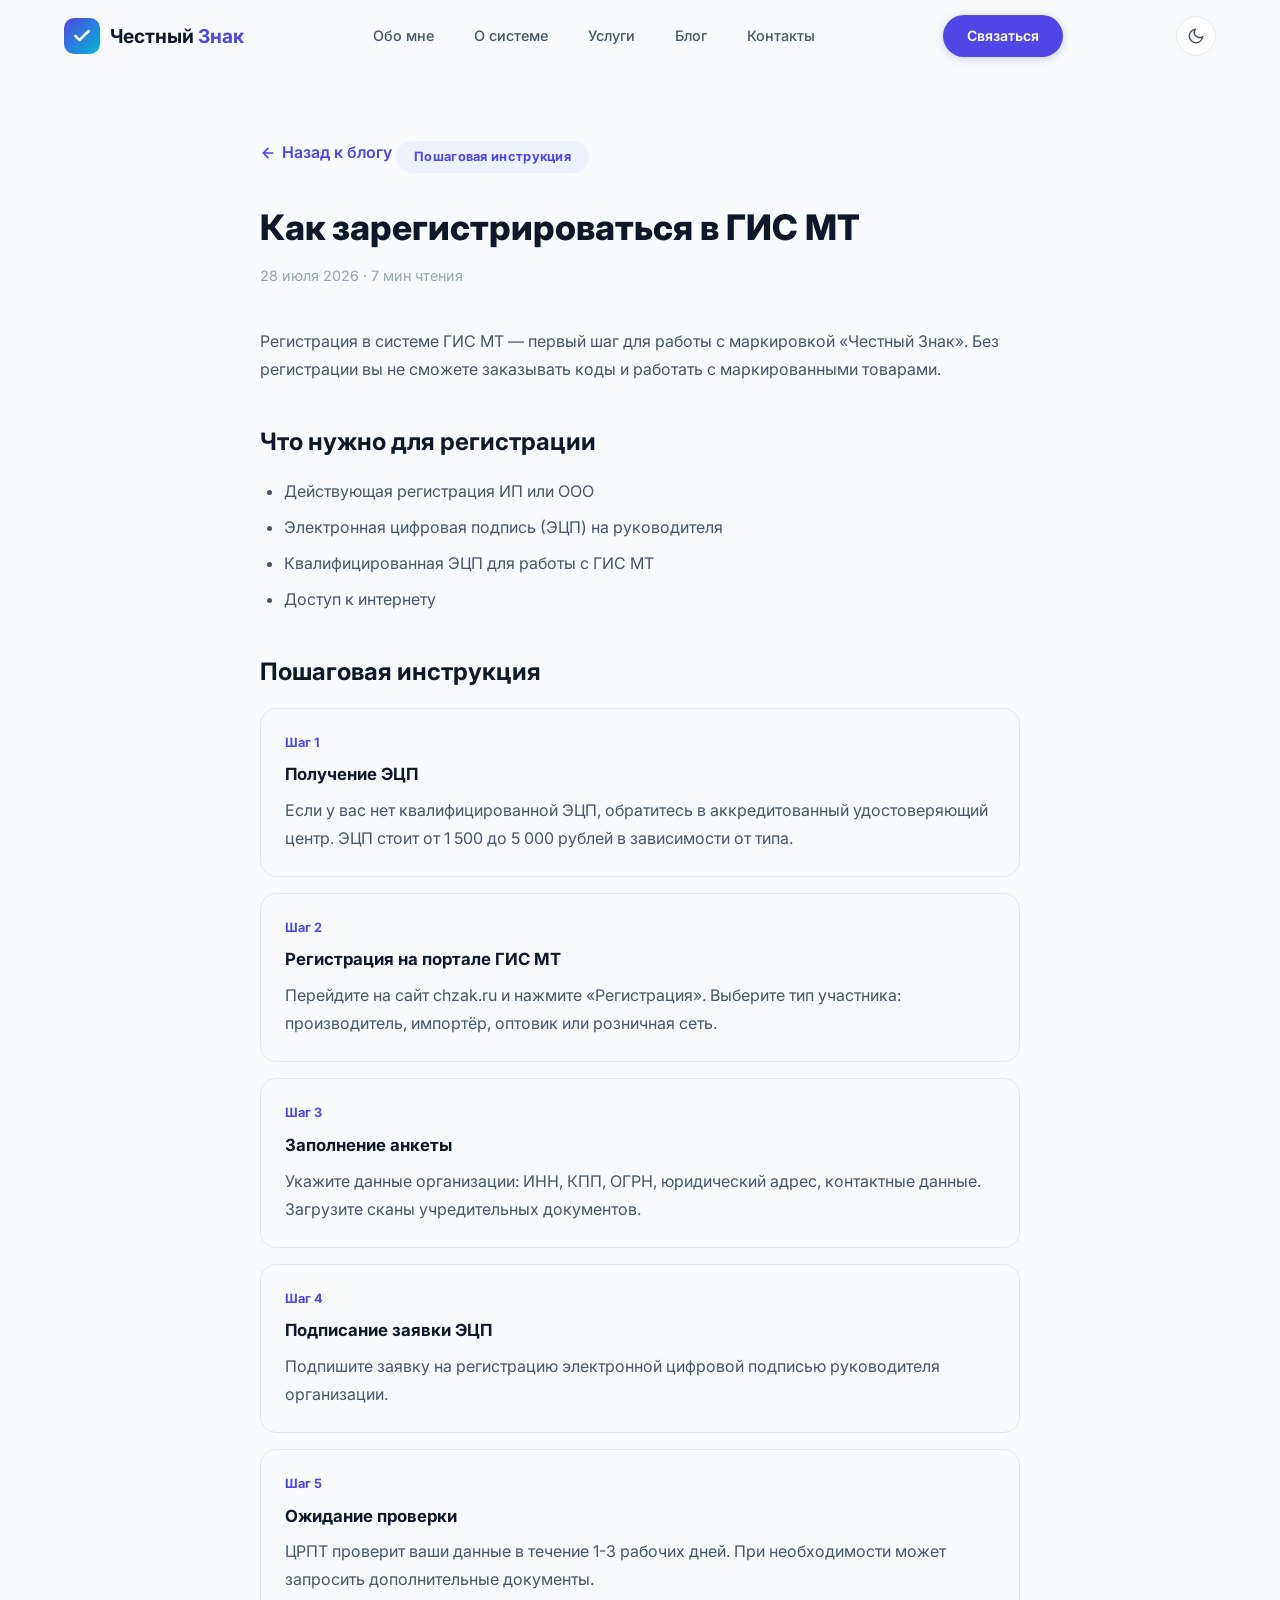
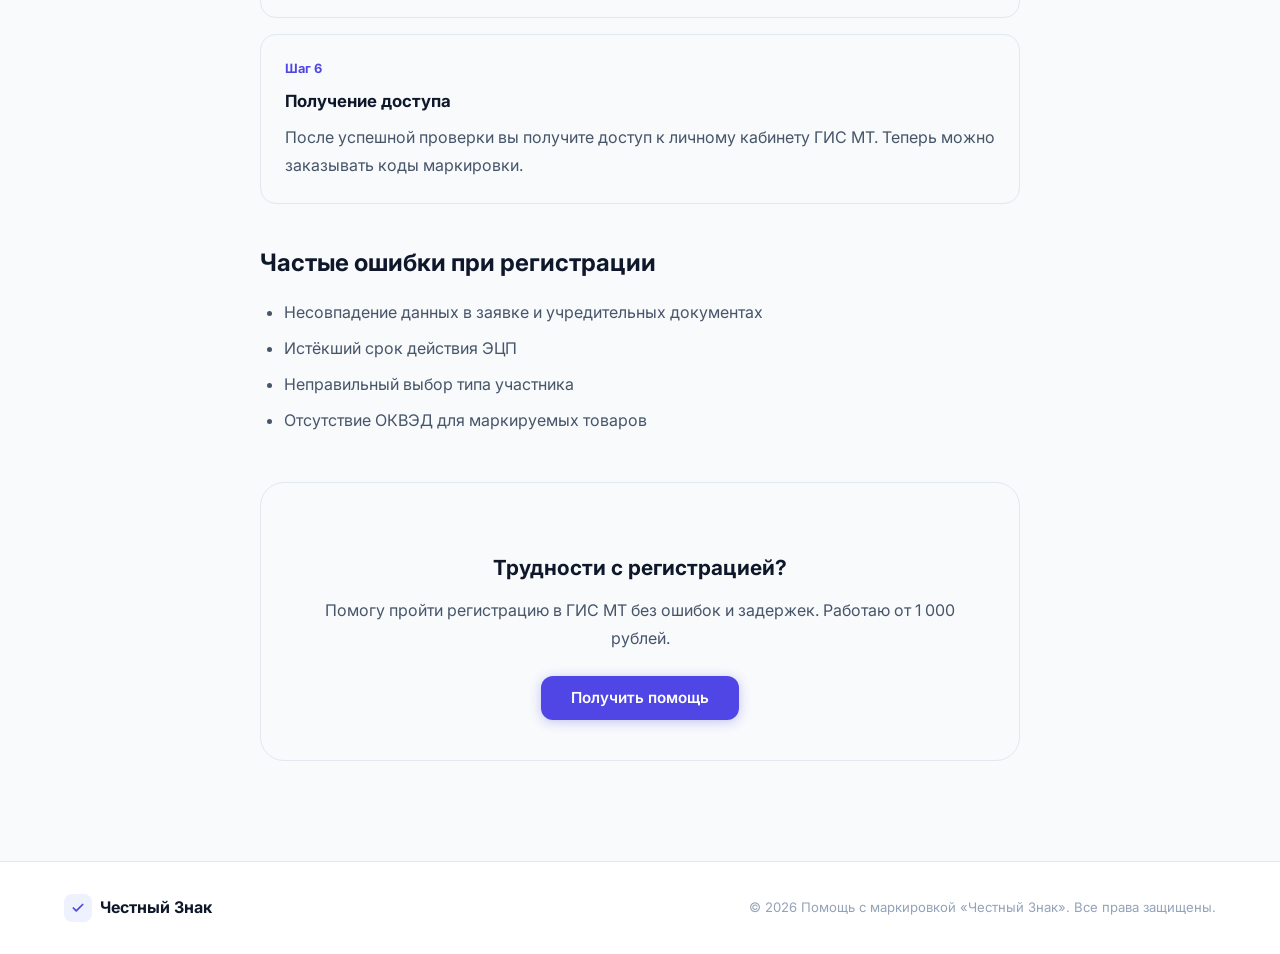
<file: blog/kak-zaregistrirovatsya-v-gis-mt.html>
<!DOCTYPE html>
<html lang="ru">
<head>
    <meta charset="UTF-8">
    <meta name="viewport" content="width=device-width, initial-scale=1.0">
    <title>Как зарегистрироваться в ГИС МТ — пошаговая инструкция</title>
    <meta name="description" content="Пошаговая инструкция по регистрации в ГИС МТ для работы с системой маркировки «Честный Знак». Какие документы нужны, как получить ЭЦП и подать заявку.">
    <meta name="robots" content="index, follow">
    <link rel="canonical" href="https://chestniy-znak.online/blog/kak-zaregistrirovatsya-v-gis-mt.html">
    <meta property="og:type" content="article">
    <meta property="og:title" content="Как зарегистрироваться в ГИС МТ — пошаговая инструкция">
    <meta property="og:description" content="Пошаговая инструкция по регистрации в ГИС МТ для работы с системой маркировки «Честный Знак».">
    <meta property="og:url" content="https://chestniy-znak.online/blog/kak-zaregistrirovatsya-v-gis-mt.html">
    <link rel="stylesheet" href="../css/style.css">
    <link rel="preconnect" href="https://fonts.googleapis.com">
    <link rel="preconnect" href="https://fonts.gstatic.com" crossorigin>
    <link href="https://fonts.googleapis.com/css2?family=Inter:wght@300;400;500;600;700;800;900&display=swap" rel="stylesheet">
    <style>
        .article { max-width: 760px; margin: 0 auto; }
        .article h1 { font-size: 2.2rem; font-weight: 800; margin-bottom: 16px; line-height: 1.2; }
        .article__meta { color: var(--c-text-muted); font-size: 0.9rem; margin-bottom: 40px; }
        .article h2 { font-size: 1.5rem; font-weight: 700; margin: 40px 0 16px; }
        .article h3 { font-size: 1.15rem; font-weight: 700; margin: 28px 0 12px; }
        .article p { color: var(--c-text-secondary); font-size: 1rem; line-height: 1.75; margin-bottom: 16px; }
        .article ul, .article ol { color: var(--c-text-secondary); font-size: 1rem; line-height: 1.75; margin-bottom: 16px; padding-left: 24px; }
        .article li { margin-bottom: 8px; }
        .article__back { display: inline-flex; align-items: center; gap: 6px; color: var(--c-primary); font-weight: 600; margin-bottom: 40px; transition: var(--transition); }
        .article__back:hover { gap: 10px; }
        .article__cta { background: var(--c-bg-alt); border: 1px solid var(--c-border); border-radius: var(--radius-xl); padding: 40px; text-align: center; margin-top: 48px; }
        .article__cta h3 { font-size: 1.3rem; font-weight: 700; margin-bottom: 12px; }
        .article__cta p { color: var(--c-text-secondary); margin-bottom: 24px; }
        .step-box { background: var(--c-bg-alt); border: 1px solid var(--c-border); border-radius: var(--radius-lg); padding: 24px; margin-bottom: 16px; }
        .step-box__number { font-size: 0.8rem; font-weight: 700; color: var(--c-primary); margin-bottom: 8px; }
        .step-box h4 { font-size: 1.05rem; font-weight: 700; margin-bottom: 8px; }
        .step-box p { margin-bottom: 0; }
    </style>
</head>
<body>
    <header class="header" id="header">
        <div class="container header__container">
            <a href="/" class="header__logo">
                <span class="logo-icon">
                    <svg width="20" height="20" viewBox="0 0 24 24" fill="none" stroke="currentColor" stroke-width="3" stroke-linecap="round" stroke-linejoin="round"><polyline points="20 6 9 17 4 12"></polyline></svg>
                </span>
                <span class="logo-text">Честный <span class="logo-accent">Знак</span></span>
            </a>
            <nav class="header__nav">
                <a href="/#about-me" class="nav-link">Обо мне</a>
                <a href="../about.html" class="nav-link">О системе</a>
                <a href="/#pricing" class="nav-link">Услуги</a>
                <a href="index.html" class="nav-link" aria-current="page">Блог</a>
                <a href="/#contacts" class="nav-link">Контакты</a>
            </nav>
            <a href="/#contacts" class="header__cta">Связаться</a>
            <button class="theme-toggle" id="themeToggle" aria-label="Переключить тему">
                <svg class="theme-toggle__sun" width="18" height="18" viewBox="0 0 24 24" fill="none" stroke="currentColor" stroke-width="2" stroke-linecap="round" stroke-linejoin="round"><circle cx="12" cy="12" r="5"></circle><line x1="12" y1="1" x2="12" y2="3"></line><line x1="12" y1="21" x2="12" y2="23"></line><line x1="4.22" y1="4.22" x2="5.64" y2="5.64"></line><line x1="18.36" y1="18.36" x2="19.78" y2="19.78"></line><line x1="1" y1="12" x2="3" y2="12"></line><line x1="21" y1="12" x2="23" y2="12"></line><line x1="4.22" y1="19.78" x2="5.64" y2="18.36"></line><line x1="18.36" y1="5.64" x2="19.78" y2="4.22"></line></svg>
                <svg class="theme-toggle__moon" width="18" height="18" viewBox="0 0 24 24" fill="none" stroke="currentColor" stroke-width="2" stroke-linecap="round" stroke-linejoin="round"><path d="M21 12.79A9 9 0 1 1 11.21 3 7 7 0 0 0 21 12.79z"></path></svg>
            </button>
            <button class="header__burger" id="burger" aria-label="Меню">
                <span></span><span></span><span></span>
            </button>
        </div>
        <nav class="mobile-nav" id="mobileNav">
            <a href="/#about-me" class="mobile-nav__link">Обо мне</a>
            <a href="../about.html" class="mobile-nav__link">О системе</a>
            <a href="/#pricing" class="mobile-nav__link">Услуги</a>
            <a href="index.html" class="mobile-nav__link">Блог</a>
            <a href="/#contacts" class="mobile-nav__link">Контакты</a>
        </nav>
    </header>

    <main>
        <section class="about" style="padding-top: 140px;">
            <div class="container">
                <div class="article">
                    <a href="index.html" class="article__back">
                        <svg width="16" height="16" viewBox="0 0 24 24" fill="none" stroke="currentColor" stroke-width="2.5" stroke-linecap="round" stroke-linejoin="round"><line x1="19" y1="12" x2="5" y2="12"></line><polyline points="12 19 5 12 12 5"></polyline></svg>
                        Назад к блогу
                    </a>

                    <span class="section-badge">Пошаговая инструкция</span>
                    <h1>Как зарегистрироваться в ГИС МТ</h1>
                    <div class="article__meta">28 июля 2026 &middot; 7 мин чтения</div>

                    <p>Регистрация в системе ГИС МТ — первый шаг для работы с маркировкой «Честный Знак». Без регистрации вы не сможете заказывать коды и работать с маркированными товарами.</p>

                    <h2>Что нужно для регистрации</h2>
                    <ul>
                        <li>Действующая регистрация ИП или ООО</li>
                        <li>Электронная цифровая подпись (ЭЦП) на руководителя</li>
                        <li>Квалифицированная ЭЦП для работы с ГИС МТ</li>
                        <li>Доступ к интернету</li>
                    </ul>

                    <h2>Пошаговая инструкция</h2>

                    <div class="step-box">
                        <div class="step-box__number">Шаг 1</div>
                        <h4>Получение ЭЦП</h4>
                        <p>Если у вас нет квалифицированной ЭЦП, обратитесь в аккредитованный удостоверяющий центр. ЭЦП стоит от 1 500 до 5 000 рублей в зависимости от типа.</p>
                    </div>

                    <div class="step-box">
                        <div class="step-box__number">Шаг 2</div>
                        <h4>Регистрация на портале ГИС МТ</h4>
                        <p>Перейдите на сайт chzak.ru и нажмите «Регистрация». Выберите тип участника: производитель, импортёр, оптовик или розничная сеть.</p>
                    </div>

                    <div class="step-box">
                        <div class="step-box__number">Шаг 3</div>
                        <h4>Заполнение анкеты</h4>
                        <p>Укажите данные организации: ИНН, КПП, ОГРН, юридический адрес, контактные данные. Загрузите сканы учредительных документов.</p>
                    </div>

                    <div class="step-box">
                        <div class="step-box__number">Шаг 4</div>
                        <h4>Подписание заявки ЭЦП</h4>
                        <p>Подпишите заявку на регистрацию электронной цифровой подписью руководителя организации.</p>
                    </div>

                    <div class="step-box">
                        <div class="step-box__number">Шаг 5</div>
                        <h4>Ожидание проверки</h4>
                        <p>ЦРПТ проверит ваши данные в течение 1-3 рабочих дней. При необходимости может запросить дополнительные документы.</p>
                    </div>

                    <div class="step-box">
                        <div class="step-box__number">Шаг 6</div>
                        <h4>Получение доступа</h4>
                        <p>После успешной проверки вы получите доступ к личному кабинету ГИС МТ. Теперь можно заказывать коды маркировки.</p>
                    </div>

                    <h2>Частые ошибки при регистрации</h2>
                    <ul>
                        <li>Несовпадение данных в заявке и учредительных документах</li>
                        <li>Истёкший срок действия ЭЦП</li>
                        <li>Неправильный выбор типа участника</li>
                        <li>Отсутствие ОКВЭД для маркируемых товаров</li>
                    </ul>

                    <div class="article__cta">
                        <h3>Трудности с регистрацией?</h3>
                        <p>Помогу пройти регистрацию в ГИС МТ без ошибок и задержек. Работаю от 1 000 рублей.</p>
                        <a href="/#contacts" class="btn btn--primary">Получить помощь</a>
                    </div>
                </div>
            </div>
        </section>
    </main>

    <footer class="footer">
        <div class="container footer__container">
            <a href="/" class="footer__logo">
                <span class="logo-icon logo-icon--sm">
                    <svg width="14" height="14" viewBox="0 0 24 24" fill="none" stroke="currentColor" stroke-width="3" stroke-linecap="round" stroke-linejoin="round"><polyline points="20 6 9 17 4 12"></polyline></svg>
                </span>
                <span>Честный Знак</span>
            </a>
            <p class="footer__copyright">&copy; 2026 Помощь с маркировкой «Честный Знак». Все права защищены.</p>
        </div>
    </footer>

    <script src="../js/main.js"></script>
</body>
</html>
</file>
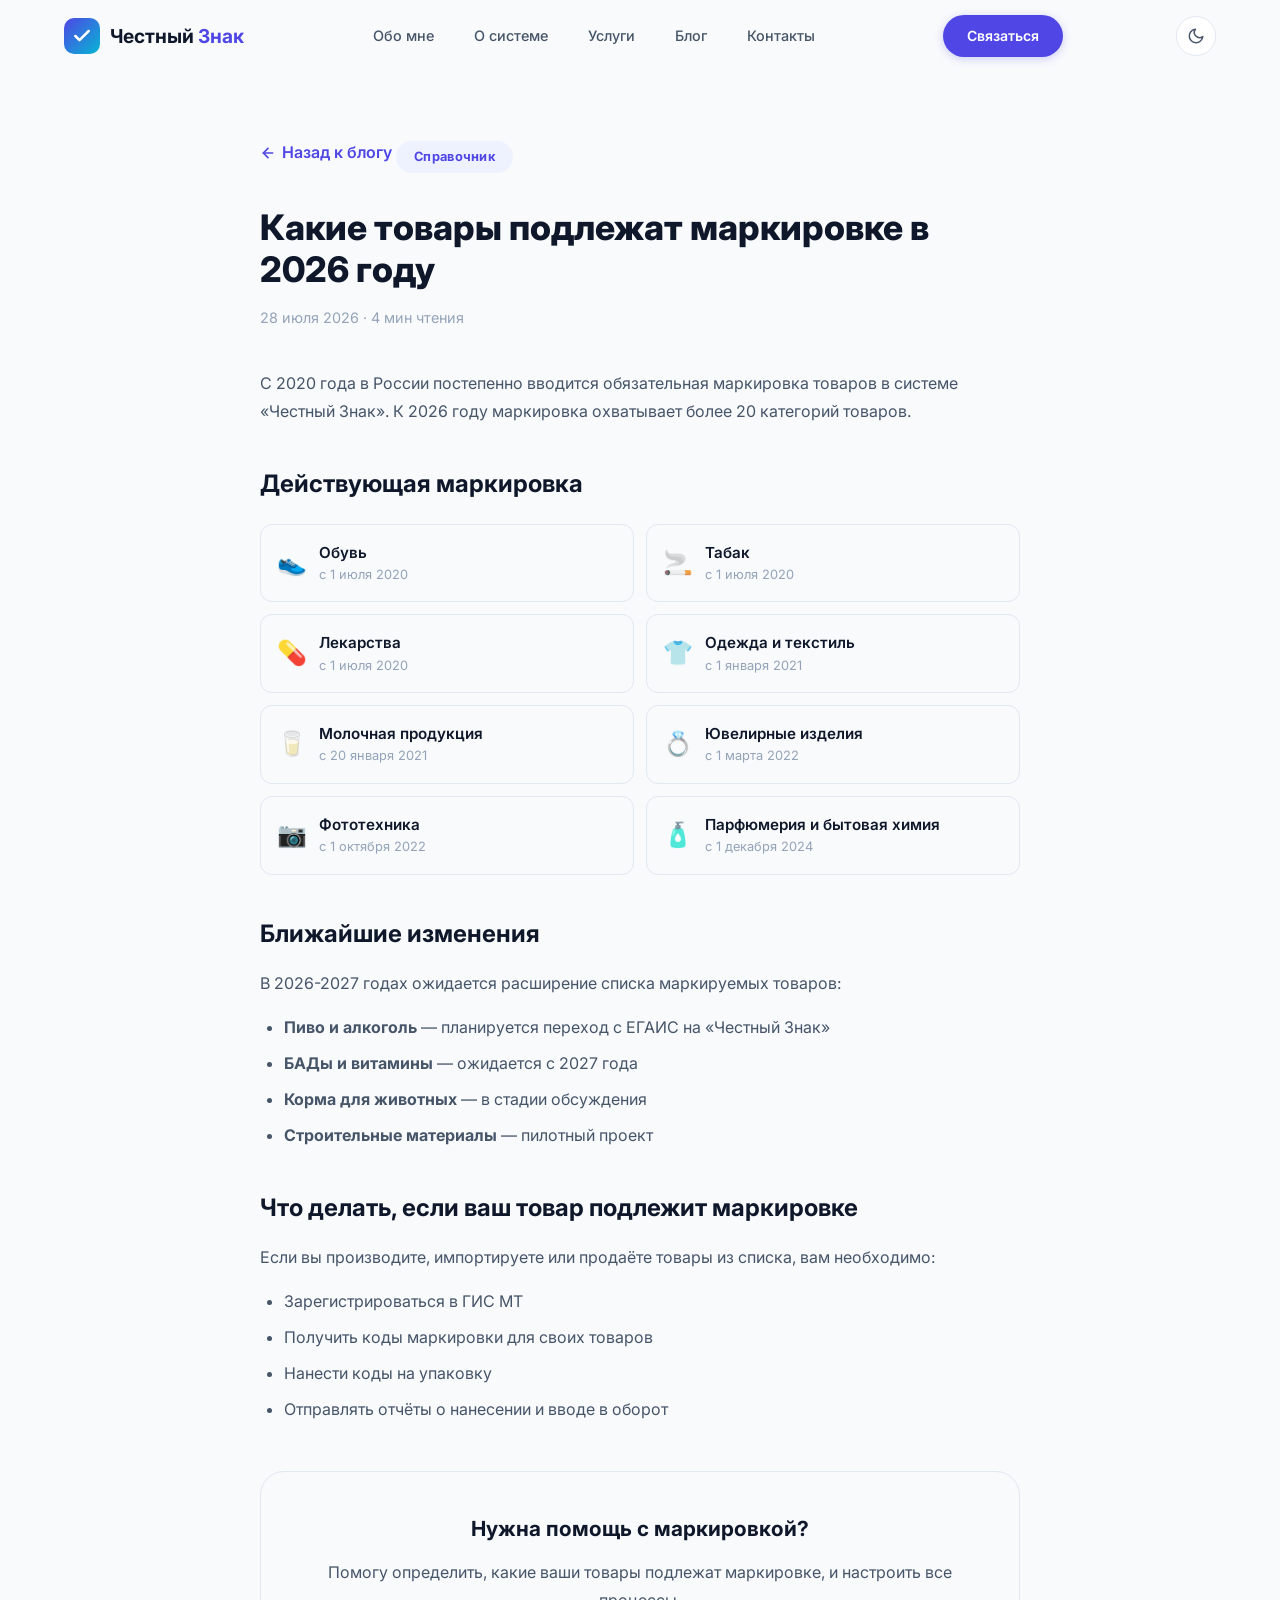
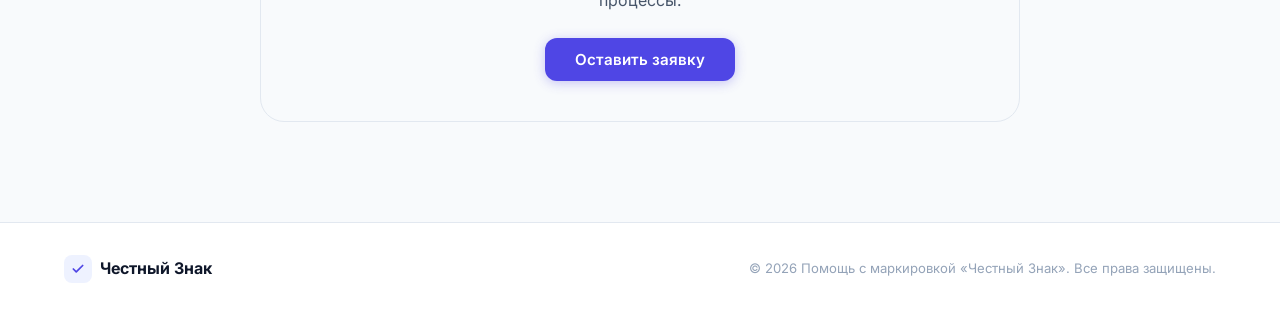
<file: blog/kakie-tovary-podlezhat-markirovke.html>
<!DOCTYPE html>
<html lang="ru">
<head>
    <meta charset="UTF-8">
    <meta name="viewport" content="width=device-width, initial-scale=1.0">
    <title>Какие товары подлежат маркировке в 2026 году — полный список</title>
    <meta name="description" content="Актуальный список товаров, подлежащих обязательной маркировке в системе «Честный Знак» в 2026 году: обувь, одежда, табак, молочка, лекарства и другие.">
    <meta name="robots" content="index, follow">
    <link rel="canonical" href="https://chestniy-znak.online/blog/kakie-tovary-podlezhat-markirovke.html">
    <meta property="og:type" content="article">
    <meta property="og:title" content="Какие товары подлежат маркировке в 2026 году">
    <meta property="og:description" content="Актуальный список товаров, подлежащих обязательной маркировке в системе «Честный Знак» в 2026 году.">
    <meta property="og:url" content="https://chestniy-znak.online/blog/kakie-tovary-podlezhat-markirovke.html">
    <link rel="stylesheet" href="../css/style.css">
    <link rel="preconnect" href="https://fonts.googleapis.com">
    <link rel="preconnect" href="https://fonts.gstatic.com" crossorigin>
    <link href="https://fonts.googleapis.com/css2?family=Inter:wght@300;400;500;600;700;800;900&display=swap" rel="stylesheet">
    <style>
        .article { max-width: 760px; margin: 0 auto; }
        .article h1 { font-size: 2.2rem; font-weight: 800; margin-bottom: 16px; line-height: 1.2; }
        .article__meta { color: var(--c-text-muted); font-size: 0.9rem; margin-bottom: 40px; }
        .article h2 { font-size: 1.5rem; font-weight: 700; margin: 40px 0 16px; }
        .article p { color: var(--c-text-secondary); font-size: 1rem; line-height: 1.75; margin-bottom: 16px; }
        .article ul { color: var(--c-text-secondary); font-size: 1rem; line-height: 1.75; margin-bottom: 16px; padding-left: 24px; }
        .article li { margin-bottom: 8px; }
        .article__back { display: inline-flex; align-items: center; gap: 6px; color: var(--c-primary); font-weight: 600; margin-bottom: 40px; transition: var(--transition); }
        .article__back:hover { gap: 10px; }
        .article__cta { background: var(--c-bg-alt); border: 1px solid var(--c-border); border-radius: var(--radius-xl); padding: 40px; text-align: center; margin-top: 48px; }
        .article__cta h3 { font-size: 1.3rem; font-weight: 700; margin-bottom: 12px; }
        .article__cta p { color: var(--c-text-secondary); margin-bottom: 24px; }
        .category-grid { display: grid; grid-template-columns: repeat(2, 1fr); gap: 12px; margin: 20px 0; }
        .category-item { display: flex; align-items: center; gap: 12px; padding: 16px; background: var(--c-bg-alt); border: 1px solid var(--c-border); border-radius: var(--radius); }
        .category-item__icon { font-size: 1.5rem; }
        .category-item__text { font-weight: 600; font-size: 0.95rem; }
        .category-item__date { font-size: 0.8rem; color: var(--c-text-muted); }
    </style>
</head>
<body>
    <header class="header" id="header">
        <div class="container header__container">
            <a href="/" class="header__logo">
                <span class="logo-icon">
                    <svg width="20" height="20" viewBox="0 0 24 24" fill="none" stroke="currentColor" stroke-width="3" stroke-linecap="round" stroke-linejoin="round"><polyline points="20 6 9 17 4 12"></polyline></svg>
                </span>
                <span class="logo-text">Честный <span class="logo-accent">Знак</span></span>
            </a>
            <nav class="header__nav">
                <a href="/#about-me" class="nav-link">Обо мне</a>
                <a href="../about.html" class="nav-link">О системе</a>
                <a href="/#pricing" class="nav-link">Услуги</a>
                <a href="index.html" class="nav-link" aria-current="page">Блог</a>
                <a href="/#contacts" class="nav-link">Контакты</a>
            </nav>
            <a href="/#contacts" class="header__cta">Связаться</a>
            <button class="theme-toggle" id="themeToggle" aria-label="Переключить тему">
                <svg class="theme-toggle__sun" width="18" height="18" viewBox="0 0 24 24" fill="none" stroke="currentColor" stroke-width="2" stroke-linecap="round" stroke-linejoin="round"><circle cx="12" cy="12" r="5"></circle><line x1="12" y1="1" x2="12" y2="3"></line><line x1="12" y1="21" x2="12" y2="23"></line><line x1="4.22" y1="4.22" x2="5.64" y2="5.64"></line><line x1="18.36" y1="18.36" x2="19.78" y2="19.78"></line><line x1="1" y1="12" x2="3" y2="12"></line><line x1="21" y1="12" x2="23" y2="12"></line><line x1="4.22" y1="19.78" x2="5.64" y2="18.36"></line><line x1="18.36" y1="5.64" x2="19.78" y2="4.22"></line></svg>
                <svg class="theme-toggle__moon" width="18" height="18" viewBox="0 0 24 24" fill="none" stroke="currentColor" stroke-width="2" stroke-linecap="round" stroke-linejoin="round"><path d="M21 12.79A9 9 0 1 1 11.21 3 7 7 0 0 0 21 12.79z"></path></svg>
            </button>
            <button class="header__burger" id="burger" aria-label="Меню">
                <span></span><span></span><span></span>
            </button>
        </div>
        <nav class="mobile-nav" id="mobileNav">
            <a href="/#about-me" class="mobile-nav__link">Обо мне</a>
            <a href="../about.html" class="mobile-nav__link">О системе</a>
            <a href="/#pricing" class="mobile-nav__link">Услуги</a>
            <a href="index.html" class="mobile-nav__link">Блог</a>
            <a href="/#contacts" class="mobile-nav__link">Контакты</a>
        </nav>
    </header>

    <main>
        <section class="about" style="padding-top: 140px;">
            <div class="container">
                <div class="article">
                    <a href="index.html" class="article__back">
                        <svg width="16" height="16" viewBox="0 0 24 24" fill="none" stroke="currentColor" stroke-width="2.5" stroke-linecap="round" stroke-linejoin="round"><line x1="19" y1="12" x2="5" y2="12"></line><polyline points="12 19 5 12 12 5"></polyline></svg>
                        Назад к блогу
                    </a>

                    <span class="section-badge">Справочник</span>
                    <h1>Какие товары подлежат маркировке в 2026 году</h1>
                    <div class="article__meta">28 июля 2026 &middot; 4 мин чтения</div>

                    <p>С 2020 года в России постепенно вводится обязательная маркировка товаров в системе «Честный Знак». К 2026 году маркировка охватывает более 20 категорий товаров.</p>

                    <h2>Действующая маркировка</h2>

                    <div class="category-grid">
                        <div class="category-item">
                            <span class="category-item__icon">👟</span>
                            <div>
                                <div class="category-item__text">Обувь</div>
                                <div class="category-item__date">с 1 июля 2020</div>
                            </div>
                        </div>
                        <div class="category-item">
                            <span class="category-item__icon">🚬</span>
                            <div>
                                <div class="category-item__text">Табак</div>
                                <div class="category-item__date">с 1 июля 2020</div>
                            </div>
                        </div>
                        <div class="category-item">
                            <span class="category-item__icon">💊</span>
                            <div>
                                <div class="category-item__text">Лекарства</div>
                                <div class="category-item__date">с 1 июля 2020</div>
                            </div>
                        </div>
                        <div class="category-item">
                            <span class="category-item__icon">👕</span>
                            <div>
                                <div class="category-item__text">Одежда и текстиль</div>
                                <div class="category-item__date">с 1 января 2021</div>
                            </div>
                        </div>
                        <div class="category-item">
                            <span class="category-item__icon">🥛</span>
                            <div>
                                <div class="category-item__text">Молочная продукция</div>
                                <div class="category-item__date">с 20 января 2021</div>
                            </div>
                        </div>
                        <div class="category-item">
                            <span class="category-item__icon">💍</span>
                            <div>
                                <div class="category-item__text">Ювелирные изделия</div>
                                <div class="category-item__date">с 1 марта 2022</div>
                            </div>
                        </div>
                        <div class="category-item">
                            <span class="category-item__icon">📷</span>
                            <div>
                                <div class="category-item__text">Фототехника</div>
                                <div class="category-item__date">с 1 октября 2022</div>
                            </div>
                        </div>
                        <div class="category-item">
                            <span class="category-item__icon">🧴</span>
                            <div>
                                <div class="category-item__text">Парфюмерия и бытовая химия</div>
                                <div class="category-item__date">с 1 декабря 2024</div>
                            </div>
                        </div>
                    </div>

                    <h2>Ближайшие изменения</h2>
                    <p>В 2026-2027 годах ожидается расширение списка маркируемых товаров:</p>
                    <ul>
                        <li><strong>Пиво и алкоголь</strong> — планируется переход с ЕГАИС на «Честный Знак»</li>
                        <li><strong>БАДы и витамины</strong> — ожидается с 2027 года</li>
                        <li><strong>Корма для животных</strong> — в стадии обсуждения</li>
                        <li><strong>Строительные материалы</strong> — пилотный проект</li>
                    </ul>

                    <h2>Что делать, если ваш товар подлежит маркировке</h2>
                    <p>Если вы производите, импортируете или продаёте товары из списка, вам необходимо:</p>
                    <ul>
                        <li>Зарегистрироваться в ГИС МТ</li>
                        <li>Получить коды маркировки для своих товаров</li>
                        <li>Нанести коды на упаковку</li>
                        <li>Отправлять отчёты о нанесении и вводе в оборот</li>
                    </ul>

                    <div class="article__cta">
                        <h3>Нужна помощь с маркировкой?</h3>
                        <p>Помогу определить, какие ваши товары подлежат маркировке, и настроить все процессы.</p>
                        <a href="/#contacts" class="btn btn--primary">Оставить заявку</a>
                    </div>
                </div>
            </div>
        </section>
    </main>

    <footer class="footer">
        <div class="container footer__container">
            <a href="/" class="footer__logo">
                <span class="logo-icon logo-icon--sm">
                    <svg width="14" height="14" viewBox="0 0 24 24" fill="none" stroke="currentColor" stroke-width="3" stroke-linecap="round" stroke-linejoin="round"><polyline points="20 6 9 17 4 12"></polyline></svg>
                </span>
                <span>Честный Знак</span>
            </a>
            <p class="footer__copyright">&copy; 2026 Помощь с маркировкой «Честный Знак». Все права защищены.</p>
        </div>
    </footer>

    <script src="../js/main.js"></script>
</body>
</html>
</file>
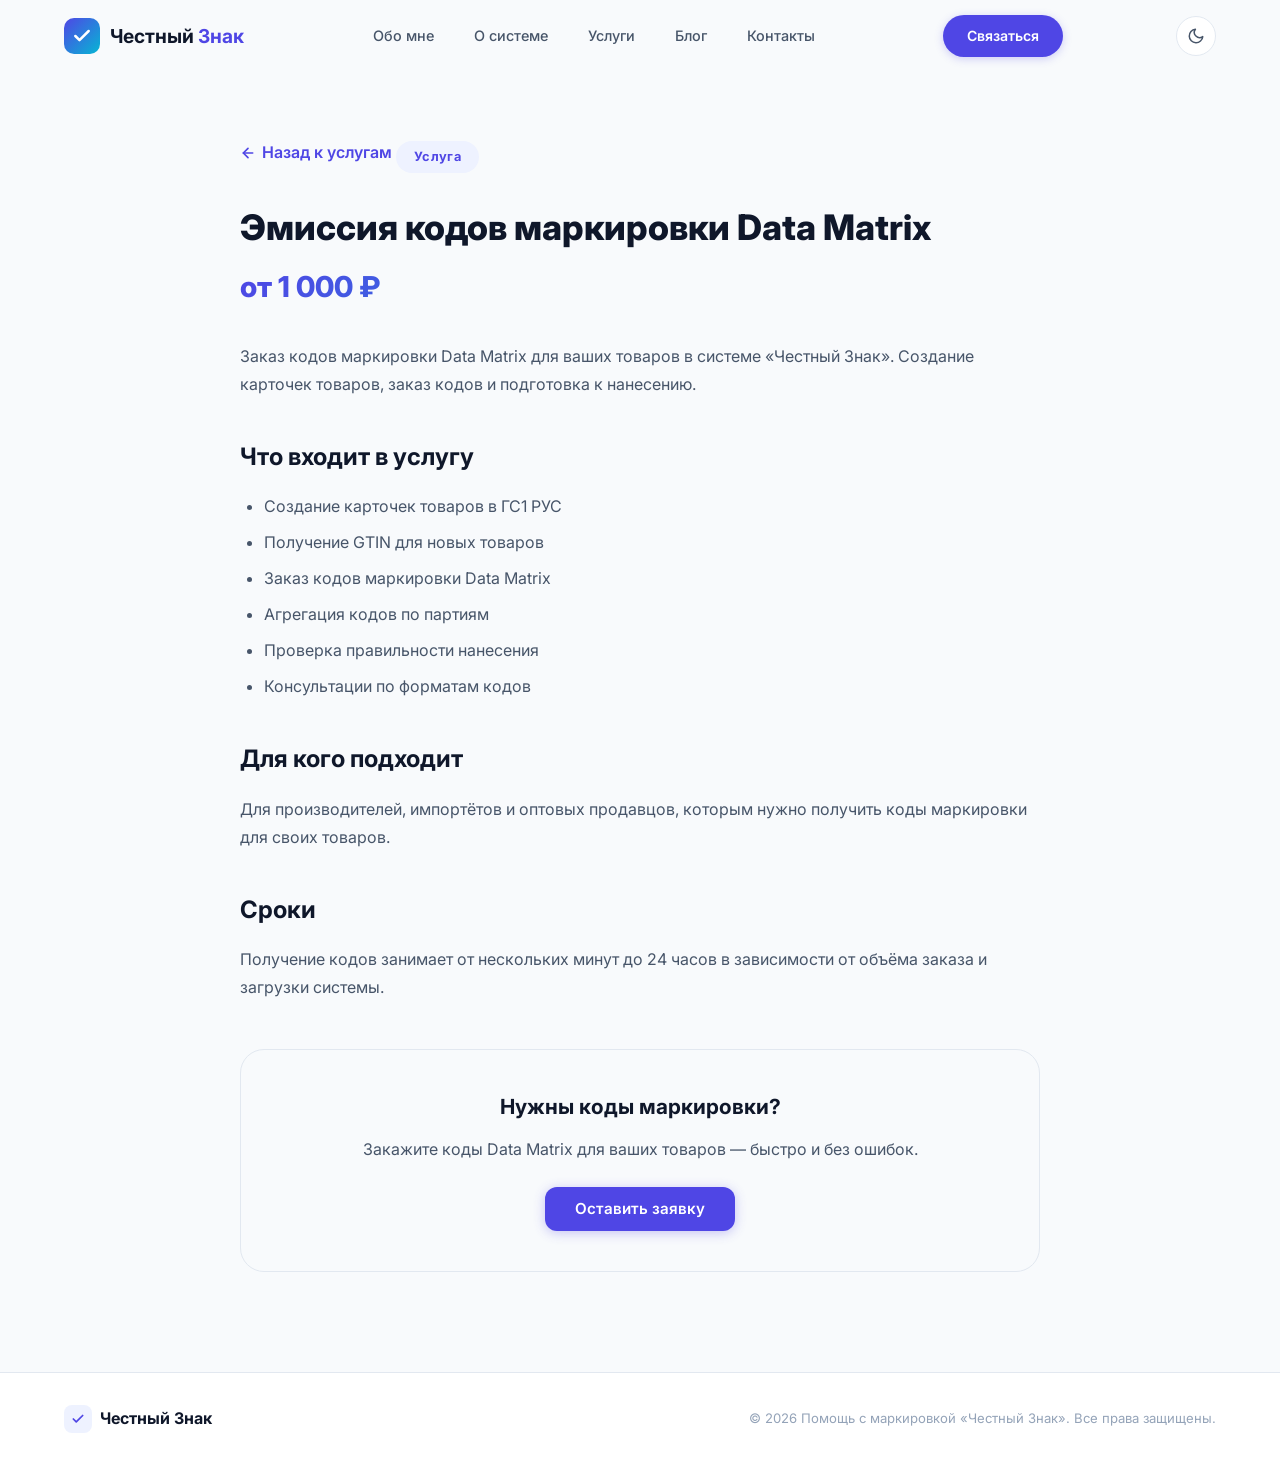
<file: services/emissiya.html>
<!DOCTYPE html>
<html lang="ru">
<head>
    <meta charset="UTF-8">
    <meta name="viewport" content="width=device-width, initial-scale=1.0">
    <title>Эмиссия кодов маркировки Data Matrix — заказ кодов «Честный Знак»</title>
    <meta name="description" content="Заказ кодов маркировки Data Matrix для товаров в системе «Честный Знак». Эмиссия кодов, создание карточек товаров, работа с ГС1 РУС.">
    <meta name="robots" content="index, follow">
    <link rel="canonical" href="https://chestniy-znak.online/services/emissiya.html">
    <meta property="og:type" content="website">
    <meta property="og:title" content="Эмиссия кодов маркировки Data Matrix">
    <meta property="og:description" content="Заказ кодов маркировки Data Matrix для товаров в системе «Честный Знак».">
    <meta property="og:url" content="https://chestniy-znak.online/services/emissiya.html">
    <link rel="stylesheet" href="../css/style.css">
    <link rel="preconnect" href="https://fonts.googleapis.com">
    <link rel="preconnect" href="https://fonts.gstatic.com" crossorigin>
    <link href="https://fonts.googleapis.com/css2?family=Inter:wght@300;400;500;600;700;800;900&display=swap" rel="stylesheet">
    <style>
        .service-detail { max-width: 800px; margin: 0 auto; }
        .service-detail h1 { font-size: 2.2rem; font-weight: 800; margin-bottom: 16px; line-height: 1.2; }
        .service-detail__price { font-size: 1.8rem; font-weight: 800; background: var(--gradient-primary); -webkit-background-clip: text; -webkit-text-fill-color: transparent; background-clip: text; margin-bottom: 32px; }
        .service-detail h2 { font-size: 1.5rem; font-weight: 700; margin: 40px 0 16px; }
        .service-detail p { color: var(--c-text-secondary); font-size: 1rem; line-height: 1.75; margin-bottom: 16px; }
        .service-detail ul { color: var(--c-text-secondary); font-size: 1rem; line-height: 1.75; margin-bottom: 16px; padding-left: 24px; }
        .service-detail li { margin-bottom: 8px; }
        .service-detail__back { display: inline-flex; align-items: center; gap: 6px; color: var(--c-primary); font-weight: 600; margin-bottom: 40px; transition: var(--transition); }
        .service-detail__back:hover { gap: 10px; }
        .service-detail__cta { background: var(--c-bg-alt); border: 1px solid var(--c-border); border-radius: var(--radius-xl); padding: 40px; text-align: center; margin-top: 48px; }
        .service-detail__cta h3 { font-size: 1.3rem; font-weight: 700; margin-bottom: 12px; }
        .service-detail__cta p { color: var(--c-text-secondary); margin-bottom: 24px; }
    </style>
</head>
<body>
    <header class="header" id="header">
        <div class="container header__container">
            <a href="/" class="header__logo">
                <span class="logo-icon">
                    <svg width="20" height="20" viewBox="0 0 24 24" fill="none" stroke="currentColor" stroke-width="3" stroke-linecap="round" stroke-linejoin="round"><polyline points="20 6 9 17 4 12"></polyline></svg>
                </span>
                <span class="logo-text">Честный <span class="logo-accent">Знак</span></span>
            </a>
            <nav class="header__nav">
                <a href="/#about-me" class="nav-link">Обо мне</a>
                <a href="../about.html" class="nav-link">О системе</a>
                <a href="/#pricing" class="nav-link">Услуги</a>
                <a href="../blog/" class="nav-link">Блог</a>
                <a href="/#contacts" class="nav-link">Контакты</a>
            </nav>
            <a href="/#contacts" class="header__cta">Связаться</a>
            <button class="theme-toggle" id="themeToggle" aria-label="Переключить тему">
                <svg class="theme-toggle__sun" width="18" height="18" viewBox="0 0 24 24" fill="none" stroke="currentColor" stroke-width="2" stroke-linecap="round" stroke-linejoin="round"><circle cx="12" cy="12" r="5"></circle><line x1="12" y1="1" x2="12" y2="3"></line><line x1="12" y1="21" x2="12" y2="23"></line><line x1="4.22" y1="4.22" x2="5.64" y2="5.64"></line><line x1="18.36" y1="18.36" x2="19.78" y2="19.78"></line><line x1="1" y1="12" x2="3" y2="12"></line><line x1="21" y1="12" x2="23" y2="12"></line><line x1="4.22" y1="19.78" x2="5.64" y2="18.36"></line><line x1="18.36" y1="5.64" x2="19.78" y2="4.22"></line></svg>
                <svg class="theme-toggle__moon" width="18" height="18" viewBox="0 0 24 24" fill="none" stroke="currentColor" stroke-width="2" stroke-linecap="round" stroke-linejoin="round"><path d="M21 12.79A9 9 0 1 1 11.21 3 7 7 0 0 0 21 12.79z"></path></svg>
            </button>
            <button class="header__burger" id="burger" aria-label="Меню">
                <span></span><span></span><span></span>
            </button>
        </div>
        <nav class="mobile-nav" id="mobileNav">
            <a href="/#about-me" class="mobile-nav__link">Обо мне</a>
            <a href="../about.html" class="mobile-nav__link">О системе</a>
            <a href="/#pricing" class="mobile-nav__link">Услуги</a>
            <a href="../blog/" class="mobile-nav__link">Блог</a>
            <a href="/#contacts" class="mobile-nav__link">Контакты</a>
        </nav>
    </header>

    <main>
        <section class="about" style="padding-top: 140px;">
            <div class="container">
                <div class="service-detail">
                    <a href="/#pricing" class="service-detail__back">
                        <svg width="16" height="16" viewBox="0 0 24 24" fill="none" stroke="currentColor" stroke-width="2.5" stroke-linecap="round" stroke-linejoin="round"><line x1="19" y1="12" x2="5" y2="12"></line><polyline points="12 19 5 12 12 5"></polyline></svg>
                        Назад к услугам
                    </a>

                    <span class="section-badge">Услуга</span>
                    <h1>Эмиссия кодов маркировки Data Matrix</h1>
                    <div class="service-detail__price">от 1 000 ₽</div>

                    <p>Заказ кодов маркировки Data Matrix для ваших товаров в системе «Честный Знак». Создание карточек товаров, заказ кодов и подготовка к нанесению.</p>

                    <h2>Что входит в услугу</h2>
                    <ul>
                        <li>Создание карточек товаров в ГС1 РУС</li>
                        <li>Получение GTIN для новых товаров</li>
                        <li>Заказ кодов маркировки Data Matrix</li>
                        <li>Агрегация кодов по партиям</li>
                        <li>Проверка правильности нанесения</li>
                        <li>Консультации по форматам кодов</li>
                    </ul>

                    <h2>Для кого подходит</h2>
                    <p>Для производителей, импортётов и оптовых продавцов, которым нужно получить коды маркировки для своих товаров.</p>

                    <h2>Сроки</h2>
                    <p>Получение кодов занимает от нескольких минут до 24 часов в зависимости от объёма заказа и загрузки системы.</p>

                    <div class="service-detail__cta">
                        <h3>Нужны коды маркировки?</h3>
                        <p>Закажите коды Data Matrix для ваших товаров — быстро и без ошибок.</p>
                        <a href="/#contacts" class="btn btn--primary">Оставить заявку</a>
                    </div>
                </div>
            </div>
        </section>
    </main>

    <footer class="footer">
        <div class="container footer__container">
            <a href="/" class="footer__logo">
                <span class="logo-icon logo-icon--sm">
                    <svg width="14" height="14" viewBox="0 0 24 24" fill="none" stroke="currentColor" stroke-width="3" stroke-linecap="round" stroke-linejoin="round"><polyline points="20 6 9 17 4 12"></polyline></svg>
                </span>
                <span>Честный Знак</span>
            </a>
            <p class="footer__copyright">&copy; 2026 Помощь с маркировкой «Честный Знак». Все права защищены.</p>
        </div>
    </footer>

    <script src="../js/main.js"></script>
</body>
</html>
</file>
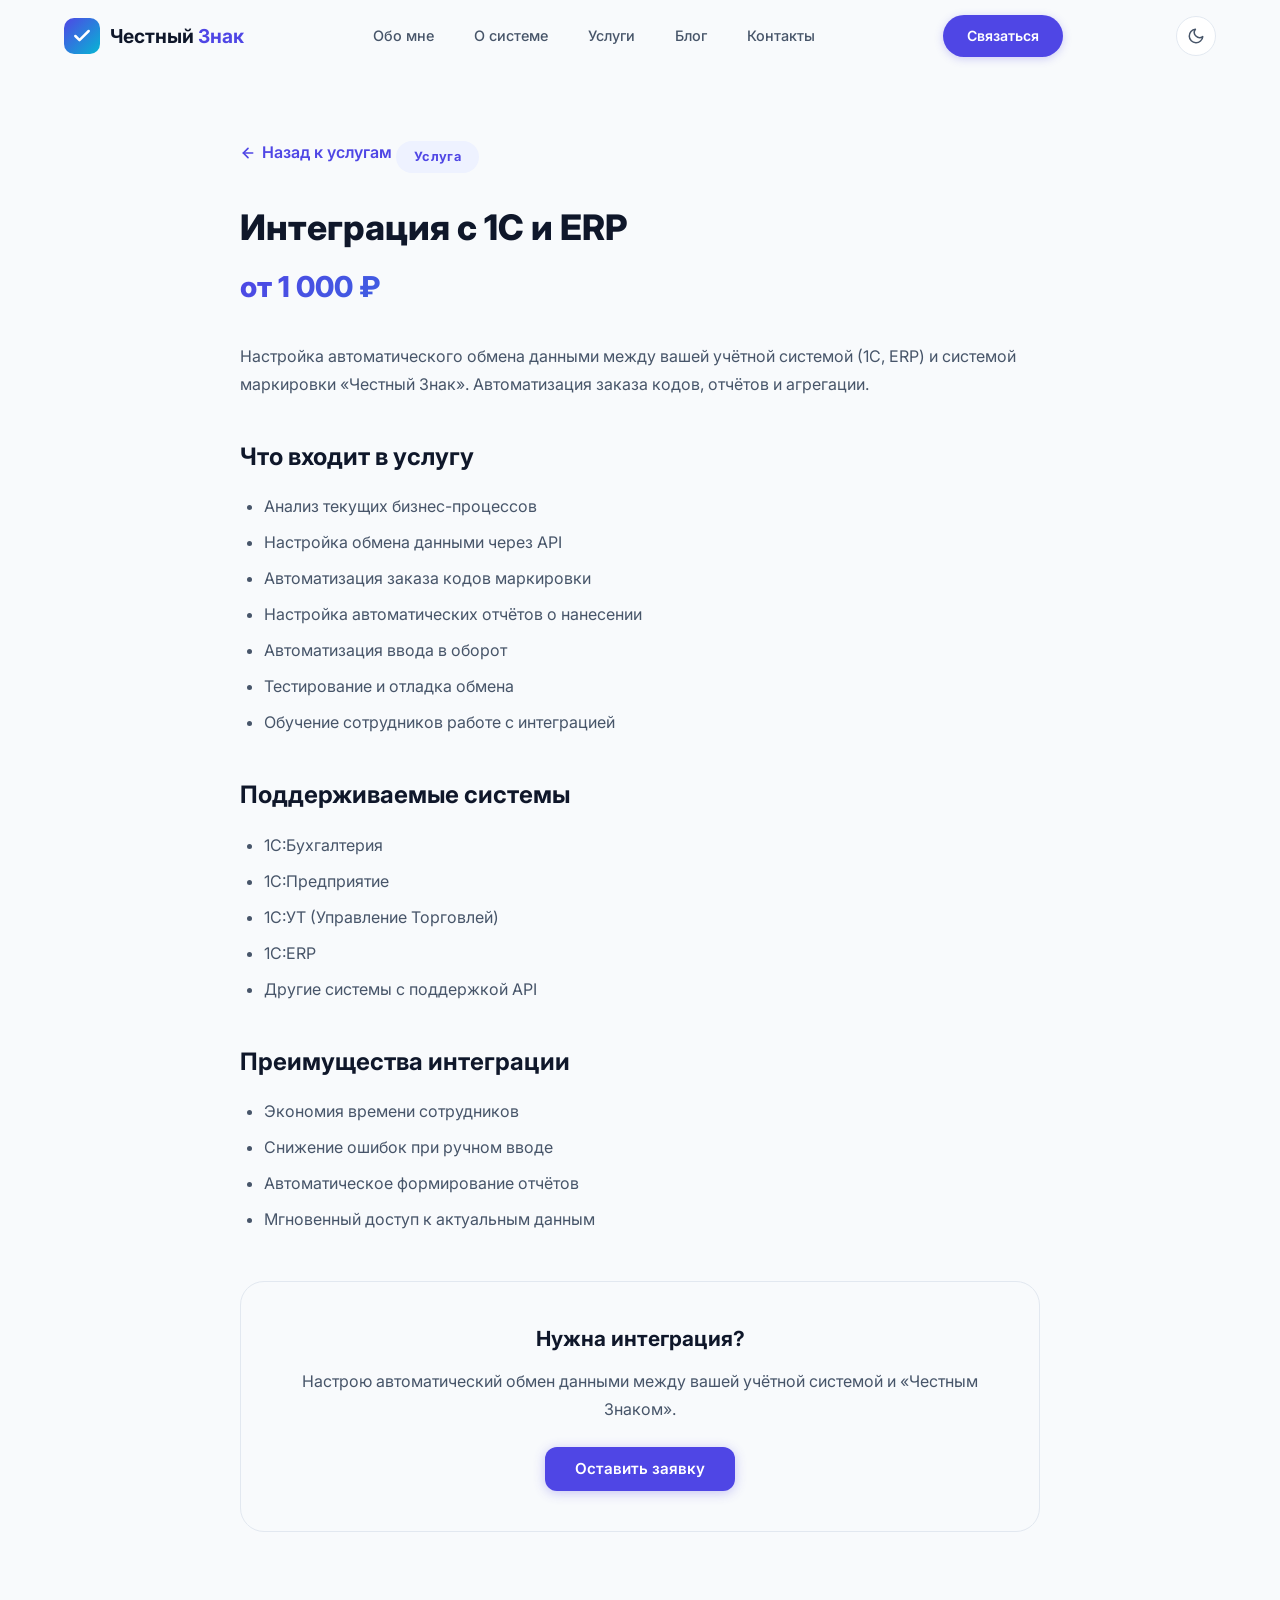
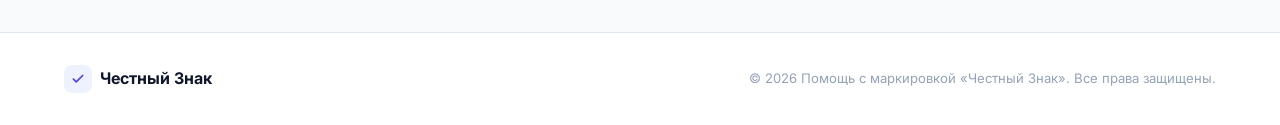
<file: services/integraciya.html>
<!DOCTYPE html>
<html lang="ru">
<head>
    <meta charset="UTF-8">
    <meta name="viewport" content="width=device-width, initial-scale=1.0">
    <title>Интеграция с 1С и ERP — автоматизация маркировки «Честный Знак»</title>
    <meta name="description" content="Интеграция учётных систем 1С и ERP с системой маркировки «Честный Знак». Автоматическая передача данных, настройка обмена через API.">
    <meta name="robots" content="index, follow">
    <link rel="canonical" href="https://chestniy-znak.online/services/integraciya.html">
    <meta property="og:type" content="website">
    <meta property="og:title" content="Интеграция с 1С и ERP — автоматизация маркировки">
    <meta property="og:description" content="Интеграция учётных систем 1С и ERP с системой маркировки «Честный Знак».">
    <meta property="og:url" content="https://chestniy-znak.online/services/integraciya.html">
    <link rel="stylesheet" href="../css/style.css">
    <link rel="preconnect" href="https://fonts.googleapis.com">
    <link rel="preconnect" href="https://fonts.gstatic.com" crossorigin>
    <link href="https://fonts.googleapis.com/css2?family=Inter:wght@300;400;500;600;700;800;900&display=swap" rel="stylesheet">
    <style>
        .service-detail { max-width: 800px; margin: 0 auto; }
        .service-detail h1 { font-size: 2.2rem; font-weight: 800; margin-bottom: 16px; line-height: 1.2; }
        .service-detail__price { font-size: 1.8rem; font-weight: 800; background: var(--gradient-primary); -webkit-background-clip: text; -webkit-text-fill-color: transparent; background-clip: text; margin-bottom: 32px; }
        .service-detail h2 { font-size: 1.5rem; font-weight: 700; margin: 40px 0 16px; }
        .service-detail p { color: var(--c-text-secondary); font-size: 1rem; line-height: 1.75; margin-bottom: 16px; }
        .service-detail ul { color: var(--c-text-secondary); font-size: 1rem; line-height: 1.75; margin-bottom: 16px; padding-left: 24px; }
        .service-detail li { margin-bottom: 8px; }
        .service-detail__back { display: inline-flex; align-items: center; gap: 6px; color: var(--c-primary); font-weight: 600; margin-bottom: 40px; transition: var(--transition); }
        .service-detail__back:hover { gap: 10px; }
        .service-detail__cta { background: var(--c-bg-alt); border: 1px solid var(--c-border); border-radius: var(--radius-xl); padding: 40px; text-align: center; margin-top: 48px; }
        .service-detail__cta h3 { font-size: 1.3rem; font-weight: 700; margin-bottom: 12px; }
        .service-detail__cta p { color: var(--c-text-secondary); margin-bottom: 24px; }
    </style>
</head>
<body>
    <header class="header" id="header">
        <div class="container header__container">
            <a href="/" class="header__logo">
                <span class="logo-icon">
                    <svg width="20" height="20" viewBox="0 0 24 24" fill="none" stroke="currentColor" stroke-width="3" stroke-linecap="round" stroke-linejoin="round"><polyline points="20 6 9 17 4 12"></polyline></svg>
                </span>
                <span class="logo-text">Честный <span class="logo-accent">Знак</span></span>
            </a>
            <nav class="header__nav">
                <a href="/#about-me" class="nav-link">Обо мне</a>
                <a href="../about.html" class="nav-link">О системе</a>
                <a href="/#pricing" class="nav-link">Услуги</a>
                <a href="../blog/" class="nav-link">Блог</a>
                <a href="/#contacts" class="nav-link">Контакты</a>
            </nav>
            <a href="/#contacts" class="header__cta">Связаться</a>
            <button class="theme-toggle" id="themeToggle" aria-label="Переключить тему">
                <svg class="theme-toggle__sun" width="18" height="18" viewBox="0 0 24 24" fill="none" stroke="currentColor" stroke-width="2" stroke-linecap="round" stroke-linejoin="round"><circle cx="12" cy="12" r="5"></circle><line x1="12" y1="1" x2="12" y2="3"></line><line x1="12" y1="21" x2="12" y2="23"></line><line x1="4.22" y1="4.22" x2="5.64" y2="5.64"></line><line x1="18.36" y1="18.36" x2="19.78" y2="19.78"></line><line x1="1" y1="12" x2="3" y2="12"></line><line x1="21" y1="12" x2="23" y2="12"></line><line x1="4.22" y1="19.78" x2="5.64" y2="18.36"></line><line x1="18.36" y1="5.64" x2="19.78" y2="4.22"></line></svg>
                <svg class="theme-toggle__moon" width="18" height="18" viewBox="0 0 24 24" fill="none" stroke="currentColor" stroke-width="2" stroke-linecap="round" stroke-linejoin="round"><path d="M21 12.79A9 9 0 1 1 11.21 3 7 7 0 0 0 21 12.79z"></path></svg>
            </button>
            <button class="header__burger" id="burger" aria-label="Меню">
                <span></span><span></span><span></span>
            </button>
        </div>
        <nav class="mobile-nav" id="mobileNav">
            <a href="/#about-me" class="mobile-nav__link">Обо мне</a>
            <a href="../about.html" class="mobile-nav__link">О системе</a>
            <a href="/#pricing" class="mobile-nav__link">Услуги</a>
            <a href="../blog/" class="mobile-nav__link">Блог</a>
            <a href="/#contacts" class="mobile-nav__link">Контакты</a>
        </nav>
    </header>

    <main>
        <section class="about" style="padding-top: 140px;">
            <div class="container">
                <div class="service-detail">
                    <a href="/#pricing" class="service-detail__back">
                        <svg width="16" height="16" viewBox="0 0 24 24" fill="none" stroke="currentColor" stroke-width="2.5" stroke-linecap="round" stroke-linejoin="round"><line x1="19" y1="12" x2="5" y2="12"></line><polyline points="12 19 5 12 12 5"></polyline></svg>
                        Назад к услугам
                    </a>

                    <span class="section-badge">Услуга</span>
                    <h1>Интеграция с 1С и ERP</h1>
                    <div class="service-detail__price">от 1 000 ₽</div>

                    <p>Настройка автоматического обмена данными между вашей учётной системой (1С, ERP) и системой маркировки «Честный Знак». Автоматизация заказа кодов, отчётов и агрегации.</p>

                    <h2>Что входит в услугу</h2>
                    <ul>
                        <li>Анализ текущих бизнес-процессов</li>
                        <li>Настройка обмена данными через API</li>
                        <li>Автоматизация заказа кодов маркировки</li>
                        <li>Настройка автоматических отчётов о нанесении</li>
                        <li>Автоматизация ввода в оборот</li>
                        <li>Тестирование и отладка обмена</li>
                        <li>Обучение сотрудников работе с интеграцией</li>
                    </ul>

                    <h2>Поддерживаемые системы</h2>
                    <ul>
                        <li>1С:Бухгалтерия</li>
                        <li>1С:Предприятие</li>
                        <li>1С:УТ (Управление Торговлей)</li>
                        <li>1С:ERP</li>
                        <li>Другие системы с поддержкой API</li>
                    </ul>

                    <h2>Преимущества интеграции</h2>
                    <ul>
                        <li>Экономия времени сотрудников</li>
                        <li>Снижение ошибок при ручном вводе</li>
                        <li>Автоматическое формирование отчётов</li>
                        <li>Мгновенный доступ к актуальным данным</li>
                    </ul>

                    <div class="service-detail__cta">
                        <h3>Нужна интеграция?</h3>
                        <p>Настрою автоматический обмен данными между вашей учётной системой и «Честным Знаком».</p>
                        <a href="/#contacts" class="btn btn--primary">Оставить заявку</a>
                    </div>
                </div>
            </div>
        </section>
    </main>

    <footer class="footer">
        <div class="container footer__container">
            <a href="/" class="footer__logo">
                <span class="logo-icon logo-icon--sm">
                    <svg width="14" height="14" viewBox="0 0 24 24" fill="none" stroke="currentColor" stroke-width="3" stroke-linecap="round" stroke-linejoin="round"><polyline points="20 6 9 17 4 12"></polyline></svg>
                </span>
                <span>Честный Знак</span>
            </a>
            <p class="footer__copyright">&copy; 2026 Помощь с маркировкой «Честный Знак». Все права защищены.</p>
        </div>
    </footer>

    <script src="../js/main.js"></script>
</body>
</html>
</file>
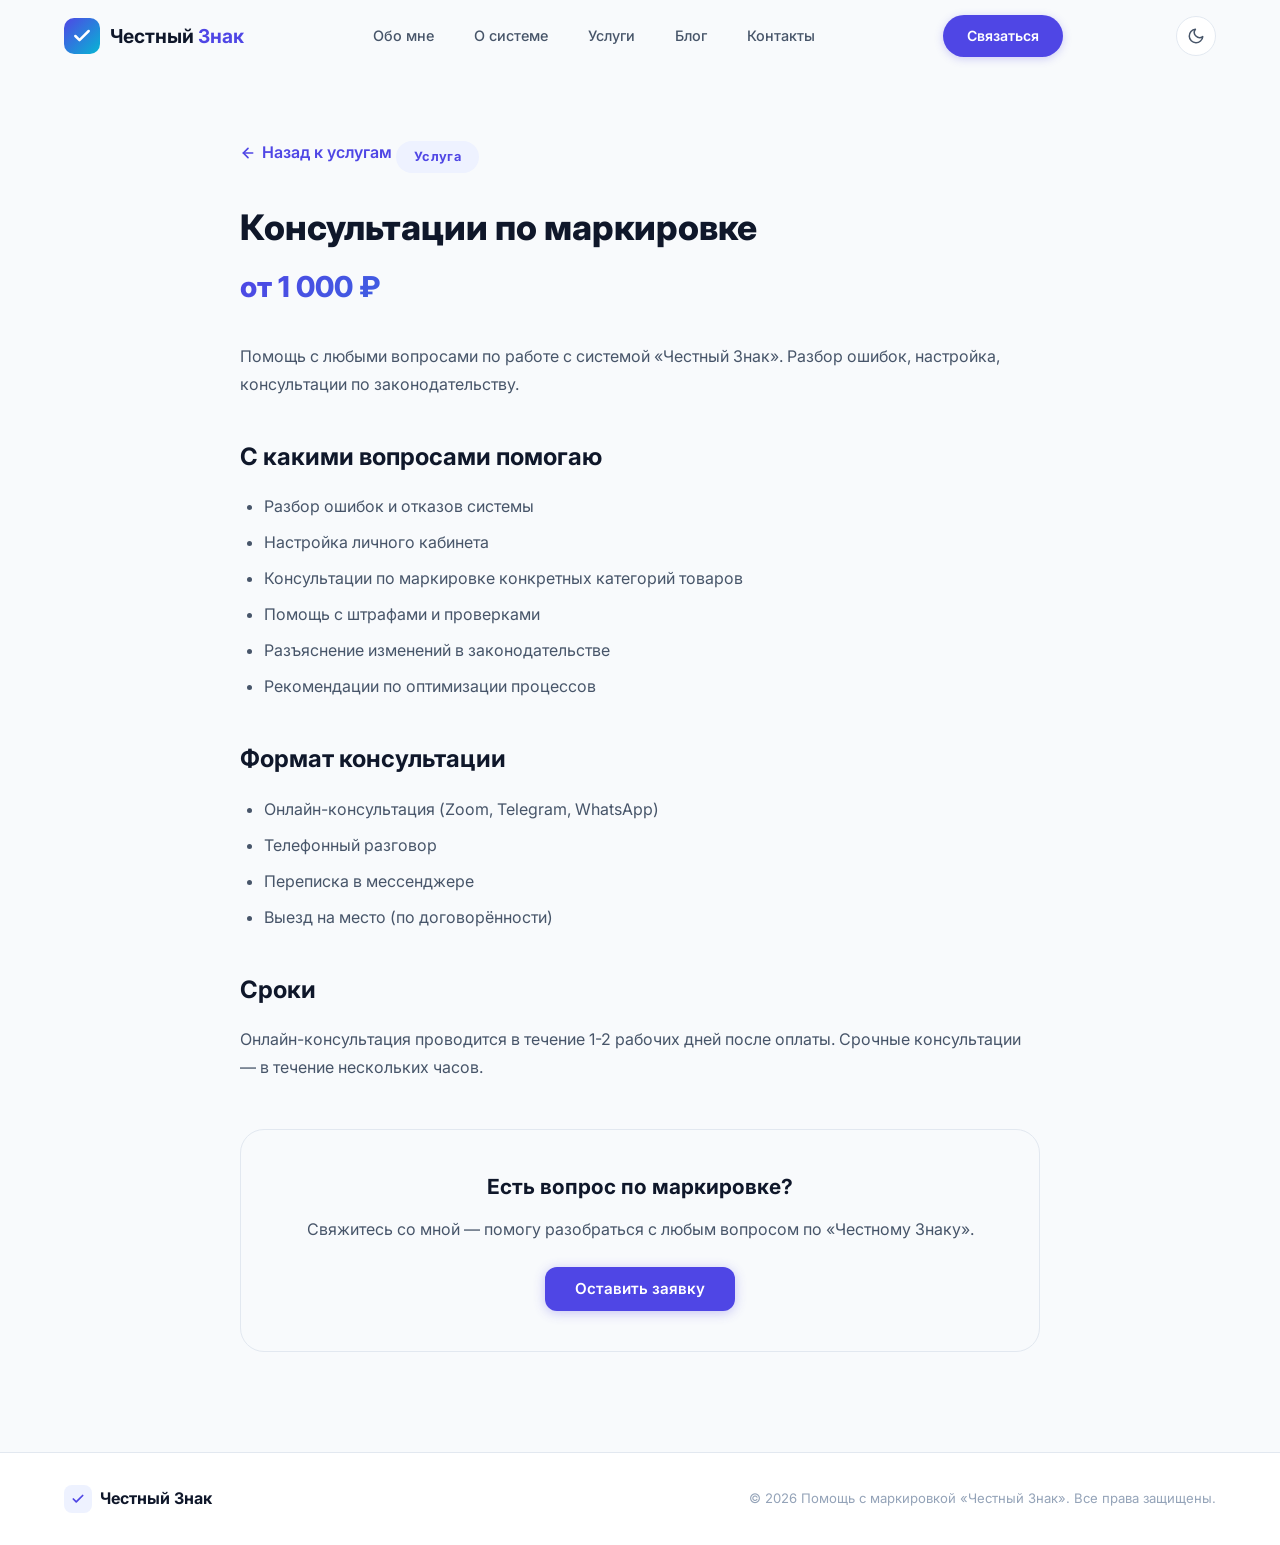
<file: services/konsultacii.html>
<!DOCTYPE html>
<html lang="ru">
<head>
    <meta charset="UTF-8">
    <meta name="viewport" content="width=device-width, initial-scale=1.0">
    <title>Консультации по маркировке «Честный Знак» — помощь с ошибками и настройкой</title>
    <meta name="description" content="Консультации по работе с системой маркировки «Честный Знак». Помощь с ошибками, настройкой, законодательством и любыми вопросами по ГИС МТ.">
    <meta name="robots" content="index, follow">
    <link rel="canonical" href="https://chestniy-znak.online/services/konsultacii.html">
    <meta property="og:type" content="website">
    <meta property="og:title" content="Консультации по маркировке «Честный Знак»">
    <meta property="og:description" content="Консультации по работе с системой маркировки «Честный Знак». Помощь с ошибками и вопросами.">
    <meta property="og:url" content="https://chestniy-znak.online/services/konsultacii.html">
    <link rel="stylesheet" href="../css/style.css">
    <link rel="preconnect" href="https://fonts.googleapis.com">
    <link rel="preconnect" href="https://fonts.gstatic.com" crossorigin>
    <link href="https://fonts.googleapis.com/css2?family=Inter:wght@300;400;500;600;700;800;900&display=swap" rel="stylesheet">
    <style>
        .service-detail { max-width: 800px; margin: 0 auto; }
        .service-detail h1 { font-size: 2.2rem; font-weight: 800; margin-bottom: 16px; line-height: 1.2; }
        .service-detail__price { font-size: 1.8rem; font-weight: 800; background: var(--gradient-primary); -webkit-background-clip: text; -webkit-text-fill-color: transparent; background-clip: text; margin-bottom: 32px; }
        .service-detail h2 { font-size: 1.5rem; font-weight: 700; margin: 40px 0 16px; }
        .service-detail p { color: var(--c-text-secondary); font-size: 1rem; line-height: 1.75; margin-bottom: 16px; }
        .service-detail ul { color: var(--c-text-secondary); font-size: 1rem; line-height: 1.75; margin-bottom: 16px; padding-left: 24px; }
        .service-detail li { margin-bottom: 8px; }
        .service-detail__back { display: inline-flex; align-items: center; gap: 6px; color: var(--c-primary); font-weight: 600; margin-bottom: 40px; transition: var(--transition); }
        .service-detail__back:hover { gap: 10px; }
        .service-detail__cta { background: var(--c-bg-alt); border: 1px solid var(--c-border); border-radius: var(--radius-xl); padding: 40px; text-align: center; margin-top: 48px; }
        .service-detail__cta h3 { font-size: 1.3rem; font-weight: 700; margin-bottom: 12px; }
        .service-detail__cta p { color: var(--c-text-secondary); margin-bottom: 24px; }
    </style>
</head>
<body>
    <header class="header" id="header">
        <div class="container header__container">
            <a href="/" class="header__logo">
                <span class="logo-icon">
                    <svg width="20" height="20" viewBox="0 0 24 24" fill="none" stroke="currentColor" stroke-width="3" stroke-linecap="round" stroke-linejoin="round"><polyline points="20 6 9 17 4 12"></polyline></svg>
                </span>
                <span class="logo-text">Честный <span class="logo-accent">Знак</span></span>
            </a>
            <nav class="header__nav">
                <a href="/#about-me" class="nav-link">Обо мне</a>
                <a href="../about.html" class="nav-link">О системе</a>
                <a href="/#pricing" class="nav-link">Услуги</a>
                <a href="../blog/" class="nav-link">Блог</a>
                <a href="/#contacts" class="nav-link">Контакты</a>
            </nav>
            <a href="/#contacts" class="header__cta">Связаться</a>
            <button class="theme-toggle" id="themeToggle" aria-label="Переключить тему">
                <svg class="theme-toggle__sun" width="18" height="18" viewBox="0 0 24 24" fill="none" stroke="currentColor" stroke-width="2" stroke-linecap="round" stroke-linejoin="round"><circle cx="12" cy="12" r="5"></circle><line x1="12" y1="1" x2="12" y2="3"></line><line x1="12" y1="21" x2="12" y2="23"></line><line x1="4.22" y1="4.22" x2="5.64" y2="5.64"></line><line x1="18.36" y1="18.36" x2="19.78" y2="19.78"></line><line x1="1" y1="12" x2="3" y2="12"></line><line x1="21" y1="12" x2="23" y2="12"></line><line x1="4.22" y1="19.78" x2="5.64" y2="18.36"></line><line x1="18.36" y1="5.64" x2="19.78" y2="4.22"></line></svg>
                <svg class="theme-toggle__moon" width="18" height="18" viewBox="0 0 24 24" fill="none" stroke="currentColor" stroke-width="2" stroke-linecap="round" stroke-linejoin="round"><path d="M21 12.79A9 9 0 1 1 11.21 3 7 7 0 0 0 21 12.79z"></path></svg>
            </button>
            <button class="header__burger" id="burger" aria-label="Меню">
                <span></span><span></span><span></span>
            </button>
        </div>
        <nav class="mobile-nav" id="mobileNav">
            <a href="/#about-me" class="mobile-nav__link">Обо мне</a>
            <a href="../about.html" class="mobile-nav__link">О системе</a>
            <a href="/#pricing" class="mobile-nav__link">Услуги</a>
            <a href="../blog/" class="mobile-nav__link">Блог</a>
            <a href="/#contacts" class="mobile-nav__link">Контакты</a>
        </nav>
    </header>

    <main>
        <section class="about" style="padding-top: 140px;">
            <div class="container">
                <div class="service-detail">
                    <a href="/#pricing" class="service-detail__back">
                        <svg width="16" height="16" viewBox="0 0 24 24" fill="none" stroke="currentColor" stroke-width="2.5" stroke-linecap="round" stroke-linejoin="round"><line x1="19" y1="12" x2="5" y2="12"></line><polyline points="12 19 5 12 12 5"></polyline></svg>
                        Назад к услугам
                    </a>

                    <span class="section-badge">Услуга</span>
                    <h1>Консультации по маркировке</h1>
                    <div class="service-detail__price">от 1 000 ₽</div>

                    <p>Помощь с любыми вопросами по работе с системой «Честный Знак». Разбор ошибок, настройка, консультации по законодательству.</p>

                    <h2>С какими вопросами помогаю</h2>
                    <ul>
                        <li>Разбор ошибок и отказов системы</li>
                        <li>Настройка личного кабинета</li>
                        <li>Консультации по маркировке конкретных категорий товаров</li>
                        <li>Помощь с штрафами и проверками</li>
                        <li>Разъяснение изменений в законодательстве</li>
                        <li>Рекомендации по оптимизации процессов</li>
                    </ul>

                    <h2>Формат консультации</h2>
                    <ul>
                        <li>Онлайн-консультация (Zoom, Telegram, WhatsApp)</li>
                        <li>Телефонный разговор</li>
                        <li>Переписка в мессенджере</li>
                        <li>Выезд на место (по договорённости)</li>
                    </ul>

                    <h2>Сроки</h2>
                    <p>Онлайн-консультация проводится в течение 1-2 рабочих дней после оплаты. Срочные консультации — в течение нескольких часов.</p>

                    <div class="service-detail__cta">
                        <h3>Есть вопрос по маркировке?</h3>
                        <p>Свяжитесь со мной — помогу разобраться с любым вопросом по «Честному Знаку».</p>
                        <a href="/#contacts" class="btn btn--primary">Оставить заявку</a>
                    </div>
                </div>
            </div>
        </section>
    </main>

    <footer class="footer">
        <div class="container footer__container">
            <a href="/" class="footer__logo">
                <span class="logo-icon logo-icon--sm">
                    <svg width="14" height="14" viewBox="0 0 24 24" fill="none" stroke="currentColor" stroke-width="3" stroke-linecap="round" stroke-linejoin="round"><polyline points="20 6 9 17 4 12"></polyline></svg>
                </span>
                <span>Честный Знак</span>
            </a>
            <p class="footer__copyright">&copy; 2026 Помощь с маркировкой «Честный Знак». Все права защищены.</p>
        </div>
    </footer>

    <script src="../js/main.js"></script>
</body>
</html>
</file>
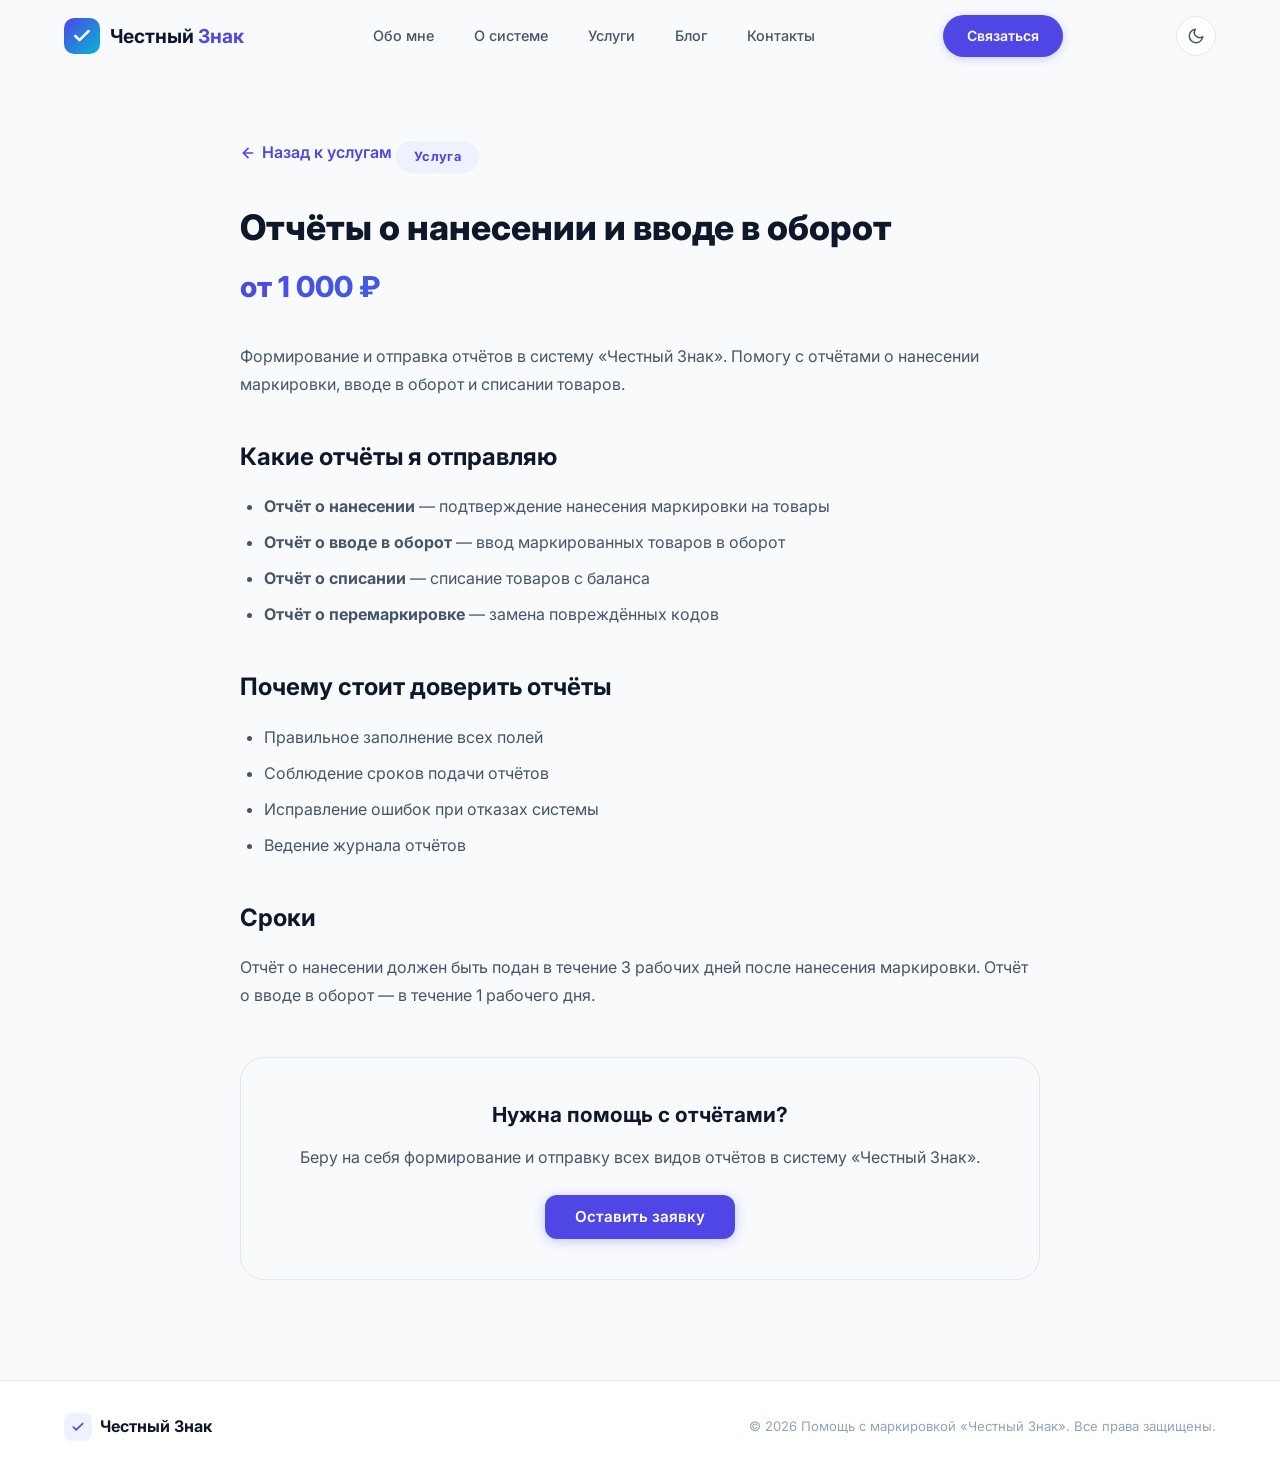
<file: services/otchyoty.html>
<!DOCTYPE html>
<html lang="ru">
<head>
    <meta charset="UTF-8">
    <meta name="viewport" content="width=device-width, initial-scale=1.0">
    <title>Отчёты о нанесении и вводе в оборот — помощь с отчётами «Честный Знак»</title>
    <meta name="description" content="Помощь с формированием и отправкой отчётов о нанесении маркировки и отчётов о вводе в оборот в системе «Честный Знак».">
    <meta name="robots" content="index, follow">
    <link rel="canonical" href="https://chestniy-znak.online/services/otchyoty.html">
    <meta property="og:type" content="website">
    <meta property="og:title" content="Отчёты о нанесении и вводе в оборот — помощь с отчётами">
    <meta property="og:description" content="Помощь с формированием и отправкой отчётов в системе «Честный Знак».">
    <meta property="og:url" content="https://chestniy-znak.online/services/otchyoty.html">
    <link rel="stylesheet" href="../css/style.css">
    <link rel="preconnect" href="https://fonts.googleapis.com">
    <link rel="preconnect" href="https://fonts.gstatic.com" crossorigin>
    <link href="https://fonts.googleapis.com/css2?family=Inter:wght@300;400;500;600;700;800;900&display=swap" rel="stylesheet">
    <style>
        .service-detail { max-width: 800px; margin: 0 auto; }
        .service-detail h1 { font-size: 2.2rem; font-weight: 800; margin-bottom: 16px; line-height: 1.2; }
        .service-detail__price { font-size: 1.8rem; font-weight: 800; background: var(--gradient-primary); -webkit-background-clip: text; -webkit-text-fill-color: transparent; background-clip: text; margin-bottom: 32px; }
        .service-detail h2 { font-size: 1.5rem; font-weight: 700; margin: 40px 0 16px; }
        .service-detail p { color: var(--c-text-secondary); font-size: 1rem; line-height: 1.75; margin-bottom: 16px; }
        .service-detail ul { color: var(--c-text-secondary); font-size: 1rem; line-height: 1.75; margin-bottom: 16px; padding-left: 24px; }
        .service-detail li { margin-bottom: 8px; }
        .service-detail__back { display: inline-flex; align-items: center; gap: 6px; color: var(--c-primary); font-weight: 600; margin-bottom: 40px; transition: var(--transition); }
        .service-detail__back:hover { gap: 10px; }
        .service-detail__cta { background: var(--c-bg-alt); border: 1px solid var(--c-border); border-radius: var(--radius-xl); padding: 40px; text-align: center; margin-top: 48px; }
        .service-detail__cta h3 { font-size: 1.3rem; font-weight: 700; margin-bottom: 12px; }
        .service-detail__cta p { color: var(--c-text-secondary); margin-bottom: 24px; }
    </style>
</head>
<body>
    <header class="header" id="header">
        <div class="container header__container">
            <a href="/" class="header__logo">
                <span class="logo-icon">
                    <svg width="20" height="20" viewBox="0 0 24 24" fill="none" stroke="currentColor" stroke-width="3" stroke-linecap="round" stroke-linejoin="round"><polyline points="20 6 9 17 4 12"></polyline></svg>
                </span>
                <span class="logo-text">Честный <span class="logo-accent">Знак</span></span>
            </a>
            <nav class="header__nav">
                <a href="/#about-me" class="nav-link">Обо мне</a>
                <a href="../about.html" class="nav-link">О системе</a>
                <a href="/#pricing" class="nav-link">Услуги</a>
                <a href="../blog/" class="nav-link">Блог</a>
                <a href="/#contacts" class="nav-link">Контакты</a>
            </nav>
            <a href="/#contacts" class="header__cta">Связаться</a>
            <button class="theme-toggle" id="themeToggle" aria-label="Переключить тему">
                <svg class="theme-toggle__sun" width="18" height="18" viewBox="0 0 24 24" fill="none" stroke="currentColor" stroke-width="2" stroke-linecap="round" stroke-linejoin="round"><circle cx="12" cy="12" r="5"></circle><line x1="12" y1="1" x2="12" y2="3"></line><line x1="12" y1="21" x2="12" y2="23"></line><line x1="4.22" y1="4.22" x2="5.64" y2="5.64"></line><line x1="18.36" y1="18.36" x2="19.78" y2="19.78"></line><line x1="1" y1="12" x2="3" y2="12"></line><line x1="21" y1="12" x2="23" y2="12"></line><line x1="4.22" y1="19.78" x2="5.64" y2="18.36"></line><line x1="18.36" y1="5.64" x2="19.78" y2="4.22"></line></svg>
                <svg class="theme-toggle__moon" width="18" height="18" viewBox="0 0 24 24" fill="none" stroke="currentColor" stroke-width="2" stroke-linecap="round" stroke-linejoin="round"><path d="M21 12.79A9 9 0 1 1 11.21 3 7 7 0 0 0 21 12.79z"></path></svg>
            </button>
            <button class="header__burger" id="burger" aria-label="Меню">
                <span></span><span></span><span></span>
            </button>
        </div>
        <nav class="mobile-nav" id="mobileNav">
            <a href="/#about-me" class="mobile-nav__link">Обо мне</a>
            <a href="../about.html" class="mobile-nav__link">О системе</a>
            <a href="/#pricing" class="mobile-nav__link">Услуги</a>
            <a href="../blog/" class="mobile-nav__link">Блог</a>
            <a href="/#contacts" class="mobile-nav__link">Контакты</a>
        </nav>
    </header>

    <main>
        <section class="about" style="padding-top: 140px;">
            <div class="container">
                <div class="service-detail">
                    <a href="/#pricing" class="service-detail__back">
                        <svg width="16" height="16" viewBox="0 0 24 24" fill="none" stroke="currentColor" stroke-width="2.5" stroke-linecap="round" stroke-linejoin="round"><line x1="19" y1="12" x2="5" y2="12"></line><polyline points="12 19 5 12 12 5"></polyline></svg>
                        Назад к услугам
                    </a>

                    <span class="section-badge">Услуга</span>
                    <h1>Отчёты о нанесении и вводе в оборот</h1>
                    <div class="service-detail__price">от 1 000 ₽</div>

                    <p>Формирование и отправка отчётов в систему «Честный Знак». Помогу с отчётами о нанесении маркировки, вводе в оборот и списании товаров.</p>

                    <h2>Какие отчёты я отправляю</h2>
                    <ul>
                        <li><strong>Отчёт о нанесении</strong> — подтверждение нанесения маркировки на товары</li>
                        <li><strong>Отчёт о вводе в оборот</strong> — ввод маркированных товаров в оборот</li>
                        <li><strong>Отчёт о списании</strong> — списание товаров с баланса</li>
                        <li><strong>Отчёт о перемаркировке</strong> — замена повреждённых кодов</li>
                    </ul>

                    <h2>Почему стоит доверить отчёты</h2>
                    <ul>
                        <li>Правильное заполнение всех полей</li>
                        <li>Соблюдение сроков подачи отчётов</li>
                        <li>Исправление ошибок при отказах системы</li>
                        <li>Ведение журнала отчётов</li>
                    </ul>

                    <h2>Сроки</h2>
                    <p>Отчёт о нанесении должен быть подан в течение 3 рабочих дней после нанесения маркировки. Отчёт о вводе в оборот — в течение 1 рабочего дня.</p>

                    <div class="service-detail__cta">
                        <h3>Нужна помощь с отчётами?</h3>
                        <p>Беру на себя формирование и отправку всех видов отчётов в систему «Честный Знак».</p>
                        <a href="/#contacts" class="btn btn--primary">Оставить заявку</a>
                    </div>
                </div>
            </div>
        </section>
    </main>

    <footer class="footer">
        <div class="container footer__container">
            <a href="/" class="footer__logo">
                <span class="logo-icon logo-icon--sm">
                    <svg width="14" height="14" viewBox="0 0 24 24" fill="none" stroke="currentColor" stroke-width="3" stroke-linecap="round" stroke-linejoin="round"><polyline points="20 6 9 17 4 12"></polyline></svg>
                </span>
                <span>Честный Знак</span>
            </a>
            <p class="footer__copyright">&copy; 2026 Помощь с маркировкой «Честный Знак». Все права защищены.</p>
        </div>
    </footer>

    <script src="../js/main.js"></script>
</body>
</html>
</file>
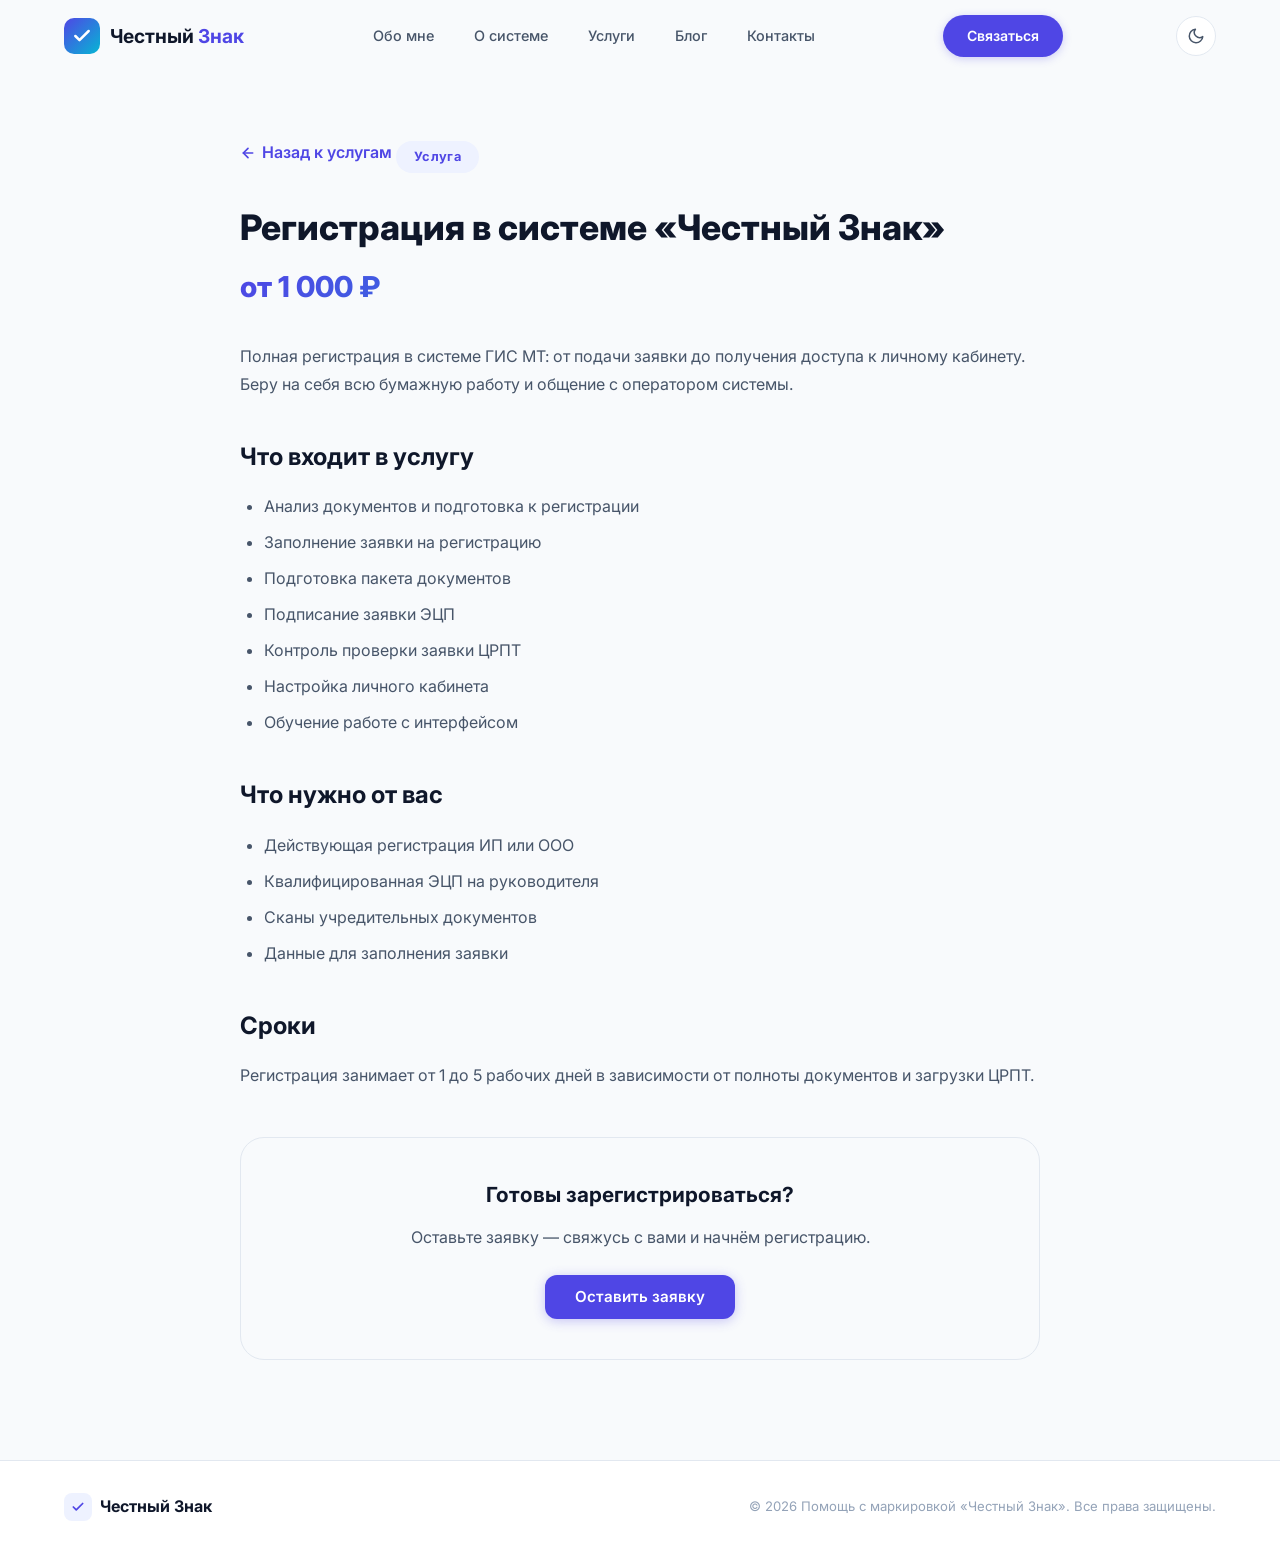
<file: services/registration.html>
<!DOCTYPE html>
<html lang="ru">
<head>
    <meta charset="UTF-8">
    <meta name="viewport" content="width=device-width, initial-scale=1.0">
    <title>Регистрация в системе «Честный Знак» — помощь с регистрацией в ГИС МТ</title>
    <meta name="description" content="Помощь с регистрацией в системе маркировки «Честный Знак». Быстрая регистрация в ГИС МТ от 1 000 рублей. Работаю с ИП и ООО по всей России.">
    <meta name="robots" content="index, follow">
    <link rel="canonical" href="https://chestniy-znak.online/services/registration.html">
    <meta property="og:type" content="website">
    <meta property="og:title" content="Регистрация в системе «Честный Знак» — помощь с ГИС МТ">
    <meta property="og:description" content="Помощь с регистрацией в системе маркировки «Честный Знак». Быстрая регистрация в ГИС МТ от 1 000 рублей.">
    <meta property="og:url" content="https://chestniy-znak.online/services/registration.html">
    <link rel="stylesheet" href="../css/style.css">
    <link rel="preconnect" href="https://fonts.googleapis.com">
    <link rel="preconnect" href="https://fonts.gstatic.com" crossorigin>
    <link href="https://fonts.googleapis.com/css2?family=Inter:wght@300;400;500;600;700;800;900&display=swap" rel="stylesheet">
    <script type="application/ld+json">
    {
        "@context": "https://schema.org",
        "@type": "Service",
        "name": "Регистрация в системе «Честный Знак»",
        "description": "Помощь с регистрацией в системе маркировки «Честный Знак» в ГИС МТ",
        "provider": {
            "@type": "ProfessionalService",
            "name": "Помощь с маркировкой «Честный Знак»"
        },
        "offers": {
            "@type": "Offer",
            "price": "1000",
            "priceCurrency": "RUB"
        }
    }
    </script>
    <style>
        .service-detail { max-width: 800px; margin: 0 auto; }
        .service-detail h1 { font-size: 2.2rem; font-weight: 800; margin-bottom: 16px; line-height: 1.2; }
        .service-detail__price { font-size: 1.8rem; font-weight: 800; background: var(--gradient-primary); -webkit-background-clip: text; -webkit-text-fill-color: transparent; background-clip: text; margin-bottom: 32px; }
        .service-detail h2 { font-size: 1.5rem; font-weight: 700; margin: 40px 0 16px; }
        .service-detail p { color: var(--c-text-secondary); font-size: 1rem; line-height: 1.75; margin-bottom: 16px; }
        .service-detail ul { color: var(--c-text-secondary); font-size: 1rem; line-height: 1.75; margin-bottom: 16px; padding-left: 24px; }
        .service-detail li { margin-bottom: 8px; }
        .service-detail__back { display: inline-flex; align-items: center; gap: 6px; color: var(--c-primary); font-weight: 600; margin-bottom: 40px; transition: var(--transition); }
        .service-detail__back:hover { gap: 10px; }
        .service-detail__cta { background: var(--c-bg-alt); border: 1px solid var(--c-border); border-radius: var(--radius-xl); padding: 40px; text-align: center; margin-top: 48px; }
        .service-detail__cta h3 { font-size: 1.3rem; font-weight: 700; margin-bottom: 12px; }
        .service-detail__cta p { color: var(--c-text-secondary); margin-bottom: 24px; }
    </style>
</head>
<body>
    <header class="header" id="header">
        <div class="container header__container">
            <a href="/" class="header__logo">
                <span class="logo-icon">
                    <svg width="20" height="20" viewBox="0 0 24 24" fill="none" stroke="currentColor" stroke-width="3" stroke-linecap="round" stroke-linejoin="round"><polyline points="20 6 9 17 4 12"></polyline></svg>
                </span>
                <span class="logo-text">Честный <span class="logo-accent">Знак</span></span>
            </a>
            <nav class="header__nav">
                <a href="/#about-me" class="nav-link">Обо мне</a>
                <a href="../about.html" class="nav-link">О системе</a>
                <a href="/#pricing" class="nav-link">Услуги</a>
                <a href="../blog/" class="nav-link">Блог</a>
                <a href="/#contacts" class="nav-link">Контакты</a>
            </nav>
            <a href="/#contacts" class="header__cta">Связаться</a>
            <button class="theme-toggle" id="themeToggle" aria-label="Переключить тему">
                <svg class="theme-toggle__sun" width="18" height="18" viewBox="0 0 24 24" fill="none" stroke="currentColor" stroke-width="2" stroke-linecap="round" stroke-linejoin="round"><circle cx="12" cy="12" r="5"></circle><line x1="12" y1="1" x2="12" y2="3"></line><line x1="12" y1="21" x2="12" y2="23"></line><line x1="4.22" y1="4.22" x2="5.64" y2="5.64"></line><line x1="18.36" y1="18.36" x2="19.78" y2="19.78"></line><line x1="1" y1="12" x2="3" y2="12"></line><line x1="21" y1="12" x2="23" y2="12"></line><line x1="4.22" y1="19.78" x2="5.64" y2="18.36"></line><line x1="18.36" y1="5.64" x2="19.78" y2="4.22"></line></svg>
                <svg class="theme-toggle__moon" width="18" height="18" viewBox="0 0 24 24" fill="none" stroke="currentColor" stroke-width="2" stroke-linecap="round" stroke-linejoin="round"><path d="M21 12.79A9 9 0 1 1 11.21 3 7 7 0 0 0 21 12.79z"></path></svg>
            </button>
            <button class="header__burger" id="burger" aria-label="Меню">
                <span></span><span></span><span></span>
            </button>
        </div>
        <nav class="mobile-nav" id="mobileNav">
            <a href="/#about-me" class="mobile-nav__link">Обо мне</a>
            <a href="../about.html" class="mobile-nav__link">О системе</a>
            <a href="/#pricing" class="mobile-nav__link">Услуги</a>
            <a href="../blog/" class="mobile-nav__link">Блог</a>
            <a href="/#contacts" class="mobile-nav__link">Контакты</a>
        </nav>
    </header>

    <main>
        <section class="about" style="padding-top: 140px;">
            <div class="container">
                <div class="service-detail">
                    <a href="/#pricing" class="service-detail__back">
                        <svg width="16" height="16" viewBox="0 0 24 24" fill="none" stroke="currentColor" stroke-width="2.5" stroke-linecap="round" stroke-linejoin="round"><line x1="19" y1="12" x2="5" y2="12"></line><polyline points="12 19 5 12 12 5"></polyline></svg>
                        Назад к услугам
                    </a>

                    <span class="section-badge">Услуга</span>
                    <h1>Регистрация в системе «Честный Знак»</h1>
                    <div class="service-detail__price">от 1 000 ₽</div>

                    <p>Полная регистрация в системе ГИС МТ: от подачи заявки до получения доступа к личному кабинету. Беру на себя всю бумажную работу и общение с оператором системы.</p>

                    <h2>Что входит в услугу</h2>
                    <ul>
                        <li>Анализ документов и подготовка к регистрации</li>
                        <li>Заполнение заявки на регистрацию</li>
                        <li>Подготовка пакета документов</li>
                        <li>Подписание заявки ЭЦП</li>
                        <li>Контроль проверки заявки ЦРПТ</li>
                        <li>Настройка личного кабинета</li>
                        <li>Обучение работе с интерфейсом</li>
                    </ul>

                    <h2>Что нужно от вас</h2>
                    <ul>
                        <li>Действующая регистрация ИП или ООО</li>
                        <li>Квалифицированная ЭЦП на руководителя</li>
                        <li>Сканы учредительных документов</li>
                        <li>Данные для заполнения заявки</li>
                    </ul>

                    <h2>Сроки</h2>
                    <p>Регистрация занимает от 1 до 5 рабочих дней в зависимости от полноты документов и загрузки ЦРПТ.</p>

                    <div class="service-detail__cta">
                        <h3>Готовы зарегистрироваться?</h3>
                        <p>Оставьте заявку — свяжусь с вами и начнём регистрацию.</p>
                        <a href="/#contacts" class="btn btn--primary">Оставить заявку</a>
                    </div>
                </div>
            </div>
        </section>
    </main>

    <footer class="footer">
        <div class="container footer__container">
            <a href="/" class="footer__logo">
                <span class="logo-icon logo-icon--sm">
                    <svg width="14" height="14" viewBox="0 0 24 24" fill="none" stroke="currentColor" stroke-width="3" stroke-linecap="round" stroke-linejoin="round"><polyline points="20 6 9 17 4 12"></polyline></svg>
                </span>
                <span>Честный Знак</span>
            </a>
            <p class="footer__copyright">&copy; 2026 Помощь с маркировкой «Честный Знак». Все права защищены.</p>
        </div>
    </footer>

    <script src="../js/main.js"></script>
</body>
</html>
</file>
<file: css/style.css>
/* ============================================
   RESET & VARIABLES
   ============================================ */
*,
*::before,
*::after {
    margin: 0;
    padding: 0;
    box-sizing: border-box;
}

:root {
    --c-bg: #ffffff;
    --c-bg-alt: #f8fafc;
    --c-bg-elevated: #ffffff;
    --c-surface: #f1f5f9;
    --c-border: #e2e8f0;
    --c-border-light: #f1f5f9;
    --c-text: #0f172a;
    --c-text-secondary: #475569;
    --c-text-muted: #94a3b8;
    --c-primary: #4f46e5;
    --c-primary-hover: #4338ca;
    --c-primary-light: #eef2ff;
    --c-primary-glow: rgba(79, 70, 229, 0.15);
    --c-accent: #06b6d4;
    --c-green: #10b981;
    --c-green-light: #ecfdf5;
    --gradient-primary: linear-gradient(135deg, #4f46e5 0%, #06b6d4 100%);
    --gradient-hero: linear-gradient(160deg, #0f172a 0%, #1e1b4b 40%, #312e81 70%, #1e1b4b 100%);
    --gradient-card: linear-gradient(135deg, rgba(255,255,255,0.9), rgba(255,255,255,0.6));
    --font: 'Inter', -apple-system, BlinkMacSystemFont, 'Segoe UI', Roboto, sans-serif;
    --radius: 12px;
    --radius-lg: 16px;
    --radius-xl: 24px;
    --radius-pill: 100px;
    --shadow-sm: 0 1px 3px rgba(0,0,0,0.06), 0 1px 2px rgba(0,0,0,0.04);
    --shadow: 0 4px 6px -1px rgba(0,0,0,0.07), 0 2px 4px -2px rgba(0,0,0,0.05);
    --shadow-md: 0 10px 25px -5px rgba(0,0,0,0.08), 0 8px 10px -6px rgba(0,0,0,0.04);
    --shadow-lg: 0 20px 50px -12px rgba(0,0,0,0.15);
    --shadow-glow: 0 0 40px rgba(79, 70, 229, 0.12);
    --transition: 0.25s cubic-bezier(0.4, 0, 0.2, 1);
    --transition-slow: 0.4s cubic-bezier(0.4, 0, 0.2, 1);
}

[data-theme="dark"] {
    --c-bg: #0f172a;
    --c-bg-alt: #1e293b;
    --c-bg-elevated: #1e293b;
    --c-surface: #1e293b;
    --c-border: #334155;
    --c-border-light: #1e293b;
    --c-text: #f1f5f9;
    --c-text-secondary: #94a3b8;
    --c-text-muted: #64748b;
    --c-primary: #818cf8;
    --c-primary-hover: #6366f1;
    --c-primary-light: rgba(99, 102, 241, 0.15);
    --c-primary-glow: rgba(129, 140, 248, 0.2);
    --c-green-light: rgba(16, 185, 129, 0.15);
    --shadow-sm: 0 1px 3px rgba(0,0,0,0.3), 0 1px 2px rgba(0,0,0,0.2);
    --shadow: 0 4px 6px rgba(0,0,0,0.3);
    --shadow-md: 0 10px 25px rgba(0,0,0,0.4);
    --shadow-lg: 0 20px 50px rgba(0,0,0,0.5);
    --shadow-glow: 0 0 40px rgba(129, 140, 248, 0.15);
}

html {
    scroll-behavior: smooth;
    scroll-padding-top: 80px;
}

body {
    font-family: var(--font);
    color: var(--c-text);
    background: var(--c-bg);
    line-height: 1.6;
    overflow-x: hidden;
    -webkit-font-smoothing: antialiased;
    -moz-osx-font-smoothing: grayscale;
    transition: background-color 0.3s ease, color 0.3s ease;
}

a { color: inherit; text-decoration: none; }
img { max-width: 100%; display: block; }
button { font-family: var(--font); }

.container {
    max-width: 1200px;
    margin: 0 auto;
    padding: 0 24px;
}

/* ============================================
   HEADER
   ============================================ */
.header {
    position: fixed;
    top: 0;
    left: 0;
    right: 0;
    z-index: 1000;
    transition: var(--transition);
    background: transparent;
}

.header--scrolled {
    background: rgba(255, 255, 255, 0.88);
    backdrop-filter: blur(20px) saturate(180%);
    -webkit-backdrop-filter: blur(20px) saturate(180%);
    border-bottom: 1px solid var(--c-border-light);
    box-shadow: var(--shadow-sm);
}

[data-theme="dark"] .header--scrolled {
    background: rgba(15, 23, 42, 0.88);
}

.header__container {
    display: flex;
    align-items: center;
    justify-content: space-between;
    height: 72px;
}

.header__logo {
    display: flex;
    align-items: center;
    gap: 10px;
    font-size: 1.2rem;
    font-weight: 700;
    color: var(--c-text);
}

.header--scrolled .header__logo {
    color: var(--c-text);
}

.logo-icon {
    display: flex;
    align-items: center;
    justify-content: center;
    width: 36px;
    height: 36px;
    background: var(--gradient-primary);
    color: white;
    border-radius: 10px;
    flex-shrink: 0;
}

.logo-icon--sm {
    width: 28px;
    height: 28px;
    border-radius: 8px;
}

.logo-accent {
    color: var(--c-primary);
}

.header__nav {
    display: flex;
    gap: 8px;
}

.nav-link {
    padding: 8px 16px;
    font-size: 0.9rem;
    font-weight: 500;
    color: var(--c-text-secondary);
    border-radius: var(--radius);
    transition: var(--transition);
}

.nav-link:hover {
    color: var(--c-primary);
    background: var(--c-primary-light);
}

.header__cta {
    display: inline-flex;
    align-items: center;
    padding: 10px 24px;
    background: var(--c-primary);
    color: white;
    font-size: 0.88rem;
    font-weight: 600;
    border-radius: var(--radius-pill);
    transition: var(--transition);
    box-shadow: 0 2px 8px rgba(79, 70, 229, 0.25);
}

.header__cta:hover {
    background: var(--c-primary-hover);
    transform: translateY(-1px);
    box-shadow: 0 4px 16px rgba(79, 70, 229, 0.35);
}

/* Theme Toggle */
.theme-toggle {
    display: flex;
    align-items: center;
    justify-content: center;
    width: 40px;
    height: 40px;
    border: 1px solid var(--c-border);
    background: var(--c-bg-elevated);
    border-radius: 50%;
    cursor: pointer;
    transition: var(--transition);
    color: var(--c-text-secondary);
    flex-shrink: 0;
}

.theme-toggle:hover {
    border-color: var(--c-primary);
    color: var(--c-primary);
    background: var(--c-primary-light);
}

.theme-toggle__sun { display: none; }
.theme-toggle__moon { display: block; }

[data-theme="dark"] .theme-toggle__sun { display: block; }
[data-theme="dark"] .theme-toggle__moon { display: none; }

.header__burger {
    display: none;
    flex-direction: column;
    gap: 5px;
    background: none;
    border: none;
    cursor: pointer;
    padding: 4px;
}

.header__burger span {
    width: 22px;
    height: 2px;
    background: var(--c-text);
    border-radius: 2px;
    transition: var(--transition);
}

.mobile-nav {
    display: none;
    position: fixed;
    top: 72px;
    left: 0;
    right: 0;
    background: rgba(255, 255, 255, 0.95);
    backdrop-filter: blur(20px);
    -webkit-backdrop-filter: blur(20px);
    padding: 16px 24px;
    z-index: 999;
    flex-direction: column;
    gap: 4px;
    border-bottom: 1px solid var(--c-border);
    box-shadow: var(--shadow-md);
}

.mobile-nav--active { display: flex; }

.mobile-nav__link {
    padding: 12px 16px;
    font-size: 1rem;
    font-weight: 500;
    color: var(--c-text-secondary);
    border-radius: var(--radius);
    transition: var(--transition);
}

.mobile-nav__link:hover {
    color: var(--c-primary);
    background: var(--c-primary-light);
}

/* ============================================
   HERO
   ============================================ */
.hero {
    position: relative;
    background: var(--gradient-hero);
    overflow: hidden;
    padding: 140px 0 100px;
    min-height: 90vh;
    display: flex;
    align-items: center;
}

.hero__bg-shape {
    position: absolute;
    border-radius: 50%;
    pointer-events: none;
    filter: blur(80px);
}

.hero__bg-shape--1 {
    width: 600px;
    height: 600px;
    background: rgba(79, 70, 229, 0.2);
    top: -200px;
    right: -100px;
}

.hero__bg-shape--2 {
    width: 400px;
    height: 400px;
    background: rgba(6, 182, 212, 0.12);
    bottom: -100px;
    left: -100px;
}

.hero__container {
    display: grid;
    grid-template-columns: 1fr 1fr;
    gap: 80px;
    align-items: center;
    position: relative;
    z-index: 1;
}

.hero__badge {
    display: inline-flex;
    align-items: center;
    gap: 8px;
    padding: 8px 18px;
    background: rgba(255, 255, 255, 0.08);
    border: 1px solid rgba(255, 255, 255, 0.12);
    border-radius: var(--radius-pill);
    font-size: 0.82rem;
    font-weight: 600;
    color: rgba(255, 255, 255, 0.85);
    margin-bottom: 28px;
    backdrop-filter: blur(10px);
    letter-spacing: 0.3px;
}

.hero__title {
    font-size: 3.4rem;
    font-weight: 800;
    line-height: 1.12;
    margin-bottom: 24px;
    color: white;
    letter-spacing: -0.03em;
}

.text-gradient {
    background: var(--gradient-primary);
    -webkit-background-clip: text;
    -webkit-text-fill-color: transparent;
    background-clip: text;
}

.hero__subtitle {
    font-size: 1.15rem;
    color: rgba(255, 255, 255, 0.6);
    margin-bottom: 36px;
    max-width: 480px;
    line-height: 1.7;
}

.hero__buttons {
    display: flex;
    gap: 14px;
    margin-bottom: 48px;
}

.hero__trust {
    display: flex;
    align-items: center;
    gap: 14px;
}

.hero__trust-avatars {
    display: flex;
}

.hero__trust-avatar {
    width: 36px;
    height: 36px;
    border-radius: 50%;
    display: flex;
    align-items: center;
    justify-content: center;
    color: white;
    font-size: 0.75rem;
    font-weight: 700;
    border: 2px solid rgba(30, 27, 75, 0.8);
    margin-left: -8px;
}

.hero__trust-avatar:first-child { margin-left: 0; }

.hero__trust-text {
    font-size: 0.88rem;
    color: rgba(255, 255, 255, 0.5);
    font-weight: 500;
}

/* Hero Visual */
.hero__visual {
    position: relative;
    height: 420px;
}

.hero__card {
    position: absolute;
    display: flex;
    align-items: center;
    gap: 16px;
    padding: 18px 22px;
    background: rgba(255, 255, 255, 0.07);
    border: 1px solid rgba(255, 255, 255, 0.1);
    border-radius: var(--radius-lg);
    backdrop-filter: blur(16px);
    -webkit-backdrop-filter: blur(16px);
    min-width: 230px;
    transition: var(--transition);
}

.hero__card:hover {
    background: rgba(255, 255, 255, 0.12);
    border-color: rgba(255, 255, 255, 0.2);
    transform: translateY(-4px) !important;
}

.hero__card--1 { top: 10px; left: 20px; animation: float 7s ease-in-out infinite; }
.hero__card--2 { top: 120px; right: 0; animation: float 7s ease-in-out infinite 1.5s; }
.hero__card--3 { bottom: 80px; left: 0; animation: float 7s ease-in-out infinite 3s; }
.hero__card--4 { bottom: 0; right: 30px; animation: float 7s ease-in-out infinite 4.5s; }

.hero__card-icon {
    width: 48px;
    height: 48px;
    border-radius: 14px;
    display: flex;
    align-items: center;
    justify-content: center;
    font-size: 1.4rem;
    flex-shrink: 0;
}

.hero__card-title {
    font-size: 0.95rem;
    font-weight: 700;
    color: white;
}

.hero__card-desc {
    font-size: 0.8rem;
    color: rgba(255, 255, 255, 0.5);
    margin-top: 2px;
}

@keyframes float {
    0%, 100% { transform: translateY(0); }
    50% { transform: translateY(-10px); }
}

/* ============================================
   BUTTONS
   ============================================ */
.btn {
    display: inline-flex;
    align-items: center;
    justify-content: center;
    gap: 8px;
    padding: 14px 30px;
    border-radius: var(--radius);
    font-family: var(--font);
    font-size: 0.95rem;
    font-weight: 600;
    cursor: pointer;
    transition: var(--transition);
    border: none;
    text-decoration: none;
    line-height: 1;
}

.btn--primary {
    background: var(--c-primary);
    color: white;
    box-shadow: 0 2px 12px rgba(79, 70, 229, 0.3);
}

.btn--primary:hover {
    background: var(--c-primary-hover);
    transform: translateY(-2px);
    box-shadow: 0 6px 24px rgba(79, 70, 229, 0.4);
}

.btn--outline {
    background: rgba(255, 255, 255, 0.06);
    color: white;
    border: 1px solid rgba(255, 255, 255, 0.15);
}

.btn--outline:hover {
    background: rgba(255, 255, 255, 0.12);
    border-color: rgba(255, 255, 255, 0.3);
}

.btn--full { width: 100%; }

/* ============================================
   STATS
   ============================================ */
.stats {
    padding: 70px 0;
    background: var(--c-bg);
    border-bottom: 1px solid var(--c-border-light);
}

.stats__grid {
    display: grid;
    grid-template-columns: repeat(4, 1fr);
    gap: 32px;
    text-align: center;
}

.stat-item {
    padding: 24px 16px;
}

.stat-number {
    font-size: 3rem;
    font-weight: 800;
    background: var(--gradient-primary);
    -webkit-background-clip: text;
    -webkit-text-fill-color: transparent;
    background-clip: text;
    line-height: 1;
    display: inline;
}

.stat-suffix {
    font-size: 1.2rem;
    font-weight: 700;
    color: var(--c-primary);
    display: inline;
    margin-left: 2px;
}

.stat-label {
    font-size: 0.9rem;
    color: var(--c-text-muted);
    margin-top: 8px;
    font-weight: 500;
}

/* ============================================
   SECTION HEADER
   ============================================ */
.section-header {
    text-align: center;
    margin-bottom: 56px;
}

.section-badge {
    display: inline-block;
    padding: 6px 18px;
    background: var(--c-primary-light);
    color: var(--c-primary);
    border-radius: var(--radius-pill);
    font-size: 0.8rem;
    font-weight: 700;
    margin-bottom: 16px;
    letter-spacing: 0.3px;
}

.section-title {
    font-size: 2.5rem;
    font-weight: 800;
    margin-bottom: 14px;
    letter-spacing: -0.02em;
    line-height: 1.2;
}

.section-subtitle {
    font-size: 1.05rem;
    color: var(--c-text-secondary);
    max-width: 540px;
    margin: 0 auto;
}

/* ============================================
   ABOUT ME
   ============================================ */
.about-me {
    padding: 100px 0;
    background: var(--c-bg);
}

.about-me__grid {
    display: grid;
    grid-template-columns: 1.2fr 0.8fr;
    gap: 60px;
    align-items: start;
}

.about-me__lead {
    font-size: 1.15rem;
    color: var(--c-text-secondary);
    margin-bottom: 32px;
    line-height: 1.7;
}

.about-me__block {
    margin-bottom: 28px;
}

.about-me__block h3 {
    font-size: 1.1rem;
    font-weight: 700;
    margin-bottom: 14px;
    color: var(--c-text);
}

.check-list {
    list-style: none;
    display: flex;
    flex-direction: column;
    gap: 10px;
}

.check-list li {
    display: flex;
    align-items: flex-start;
    gap: 12px;
    font-size: 0.95rem;
    color: var(--c-text-secondary);
    line-height: 1.5;
}

.check-list li::before {
    content: '';
    flex-shrink: 0;
    width: 20px;
    height: 20px;
    margin-top: 2px;
    background: var(--c-green-light);
    border-radius: 50%;
    background-image: url("data:image/svg+xml,%3Csvg xmlns='http://www.w3.org/2000/svg' width='12' height='12' viewBox='0 0 24 24' fill='none' stroke='%2310b981' stroke-width='3' stroke-linecap='round' stroke-linejoin='round'%3E%3Cpolyline points='20 6 9 17 4 12'%3E%3C/polyline%3E%3C/svg%3E");
    background-repeat: no-repeat;
    background-position: center;
}

.about-me__badges {
    display: flex;
    flex-direction: column;
    gap: 12px;
    margin-top: 24px;
}

.info-badge {
    display: flex;
    align-items: center;
    gap: 12px;
    padding: 14px 18px;
    background: var(--c-bg-alt);
    border: 1px solid var(--c-border-light);
    border-radius: var(--radius);
    font-size: 0.9rem;
    color: var(--c-text-secondary);
    font-weight: 500;
}

.info-badge__icon {
    font-size: 1.3rem;
    flex-shrink: 0;
}

.about-me__visual {
    display: flex;
    flex-direction: column;
    gap: 20px;
}

.about-me__card {
    background: var(--c-bg-alt);
    border: 1px solid var(--c-border-light);
    border-radius: var(--radius-xl);
    padding: 36px;
    transition: var(--transition);
}

.about-me__card:hover {
    box-shadow: var(--shadow-md);
    transform: translateY(-4px);
}

.about-me__card-icon {
    font-size: 3rem;
    margin-bottom: 16px;
}

.about-me__card h3 {
    font-size: 1.3rem;
    font-weight: 700;
    margin-bottom: 8px;
}

.about-me__card p {
    color: var(--c-text-secondary);
    font-size: 0.95rem;
    line-height: 1.6;
}

.about-me__card--accent {
    background: var(--gradient-primary);
    border: none;
    text-align: center;
    color: white;
}

.about-me__card--accent:hover {
    box-shadow: var(--shadow-glow);
}

.about-me__card-number {
    font-size: 3.5rem;
    font-weight: 800;
    line-height: 1;
    margin-bottom: 8px;
}

.about-me__card-label {
    font-size: 1rem;
    opacity: 0.85;
    font-weight: 500;
}

/* ============================================
   ABOUT (О системе)
   ============================================ */
.about {
    padding: 100px 0;
    background: var(--c-bg-alt);
}

.about__grid {
    display: grid;
    grid-template-columns: repeat(2, 1fr);
    gap: 20px;
    margin-bottom: 60px;
}

.about__card {
    background: var(--c-bg-elevated);
    border: 1px solid var(--c-border);
    border-radius: var(--radius-xl);
    padding: 32px;
    transition: var(--transition);
}

.about__card:hover {
    transform: translateY(-4px);
    box-shadow: var(--shadow-md);
    border-color: transparent;
}

.about__card-icon {
    font-size: 2.5rem;
    margin-bottom: 16px;
}

.about__card h3 {
    font-size: 1.15rem;
    font-weight: 700;
    margin-bottom: 10px;
}

.about__card p {
    color: var(--c-text-secondary);
    font-size: 0.93rem;
    line-height: 1.65;
}

/* Process */
.process {
    background: var(--c-bg-elevated);
    border: 1px solid var(--c-border);
    border-radius: var(--radius-xl);
    padding: 48px 40px;
}

.process__title {
    text-align: center;
    font-size: 1.4rem;
    font-weight: 700;
    margin-bottom: 40px;
}

.process__steps {
    display: grid;
    grid-template-columns: repeat(4, 1fr);
    gap: 20px;
}

.process__step {
    text-align: center;
    padding: 24px 16px;
    position: relative;
}

.process__step::after {
    content: '';
    position: absolute;
    top: 36px;
    right: -10px;
    width: 20px;
    height: 2px;
    background: var(--c-border);
}

.process__step:last-child::after { display: none; }

.process__step-number {
    font-size: 2.5rem;
    font-weight: 800;
    background: var(--gradient-primary);
    -webkit-background-clip: text;
    -webkit-text-fill-color: transparent;
    background-clip: text;
    line-height: 1;
    margin-bottom: 14px;
}

.process__step h4 {
    font-size: 1rem;
    font-weight: 700;
    margin-bottom: 8px;
}

.process__step p {
    font-size: 0.85rem;
    color: var(--c-text-muted);
    line-height: 1.55;
}

/* ============================================
   PRICING
   ============================================ */
.pricing {
    padding: 100px 0;
    background: var(--c-bg);
}

.pricing__tabs {
    display: flex;
    justify-content: center;
    gap: 8px;
    margin-bottom: 40px;
}

.pricing__tab {
    padding: 12px 28px;
    border: 1px solid var(--c-border);
    background: var(--c-bg);
    border-radius: var(--radius-pill);
    cursor: pointer;
    font-weight: 600;
    font-size: 0.9rem;
    transition: var(--transition);
    color: var(--c-text-secondary);
}

.pricing__tab:hover {
    border-color: var(--c-primary);
    color: var(--c-primary);
}

.pricing__tab.active {
    background: var(--c-primary);
    color: white;
    border-color: var(--c-primary);
    box-shadow: 0 2px 12px rgba(79, 70, 229, 0.25);
}

.pricing__grid {
    display: grid;
    grid-template-columns: repeat(3, 1fr);
    gap: 16px;
}

.pricing__grid.hidden { display: none; }

.pricing__item {
    background: var(--c-bg-elevated);
    border: 1px solid var(--c-border);
    border-radius: var(--radius-lg);
    padding: 24px;
    transition: var(--transition);
}

.pricing__item:hover {
    transform: translateY(-3px);
    box-shadow: var(--shadow-md);
    border-color: transparent;
}

.pricing__header {
    display: flex;
    flex-direction: column;
    gap: 8px;
    margin-bottom: 12px;
}

.pricing__header h3 {
    font-size: 0.95rem;
    font-weight: 600;
    line-height: 1.4;
}

.pricing__price {
    font-size: 1.15rem;
    font-weight: 800;
    background: var(--gradient-primary);
    -webkit-background-clip: text;
    -webkit-text-fill-color: transparent;
    background-clip: text;
}

.pricing__item p {
    color: var(--c-text-muted);
    font-size: 0.85rem;
    line-height: 1.55;
}

/* ============================================
   CONTACTS
   ============================================ */
.contacts {
    padding: 100px 0;
    background: var(--c-bg-alt);
}

.contacts__grid {
    display: grid;
    grid-template-columns: 1fr 1.2fr;
    gap: 48px;
    align-items: start;
}

.contacts__info {
    display: flex;
    flex-direction: column;
    gap: 20px;
}

.contact-item {
    display: flex;
    align-items: center;
    gap: 16px;
    padding: 20px 24px;
    background: var(--c-bg-elevated);
    border: 1px solid var(--c-border);
    border-radius: var(--radius-lg);
    transition: var(--transition);
}

.contact-item:hover {
    box-shadow: var(--shadow);
    border-color: transparent;
}

.contact-item__icon {
    width: 48px;
    height: 48px;
    background: var(--c-primary-light);
    color: var(--c-primary);
    border-radius: 14px;
    display: flex;
    align-items: center;
    justify-content: center;
    flex-shrink: 0;
}

.contact-item__content h4 {
    font-size: 0.8rem;
    font-weight: 600;
    color: var(--c-text-muted);
    margin-bottom: 2px;
    text-transform: uppercase;
    letter-spacing: 0.5px;
}

.contact-item__content a,
.contact-item__content span {
    font-size: 1rem;
    font-weight: 600;
    color: var(--c-text);
    transition: var(--transition);
}

.contact-item__content a:hover {
    color: var(--c-primary);
}

.contact-note {
    display: flex;
    align-items: center;
    gap: 10px;
    padding: 16px 20px;
    background: var(--c-green-light);
    border-radius: var(--radius);
    font-size: 0.9rem;
    font-weight: 600;
    color: var(--c-green);
}

.contacts__form-wrapper {
    background: var(--c-bg-elevated);
    border: 1px solid var(--c-border);
    border-radius: var(--radius-xl);
    padding: 36px;
}

.contacts__form-wrapper--centered {
    max-width: 680px;
    margin: 0 auto;
}

.form-row {
    display: grid;
    grid-template-columns: 1fr 1fr;
    gap: 16px;
}

.form-group {
    margin-bottom: 18px;
}

.form-group label {
    display: block;
    font-size: 0.82rem;
    font-weight: 600;
    margin-bottom: 7px;
    color: var(--c-text-secondary);
}

.form-group input,
.form-group textarea {
    width: 100%;
    padding: 12px 16px;
    background: var(--c-bg-alt);
    border: 1px solid var(--c-border);
    border-radius: var(--radius);
    color: var(--c-text);
    font-family: var(--font);
    font-size: 0.95rem;
    transition: var(--transition);
    outline: none;
}

.form-group input:focus,
.form-group textarea:focus {
    border-color: var(--c-primary);
    box-shadow: 0 0 0 3px var(--c-primary-glow);
    background: var(--c-bg);
}

.form-group input::placeholder,
.form-group textarea::placeholder {
    color: var(--c-text-muted);
}

.form-group textarea {
    resize: vertical;
    min-height: 100px;
}

/* ============================================
   FOOTER
   ============================================ */
.footer {
    padding: 32px 0;
    border-top: 1px solid var(--c-border);
    background: var(--c-bg);
}

.footer__container {
    display: flex;
    align-items: center;
    justify-content: space-between;
    flex-wrap: wrap;
    gap: 16px;
}

.footer__logo {
    display: flex;
    align-items: center;
    gap: 8px;
    font-size: 1rem;
    font-weight: 700;
}

.footer__logo .logo-icon--sm {
    background: var(--c-primary-light);
    color: var(--c-primary);
}

.footer__copyright {
    font-size: 0.82rem;
    color: var(--c-text-muted);
}

/* ============================================
   ANIMATIONS (AOS)
   ============================================ */
[data-aos] {
    opacity: 0;
    transform: translateY(20px);
    transition: opacity 0.5s ease, transform 0.5s ease;
}

[data-aos].aos-animate {
    opacity: 1;
    transform: translateY(0);
}

/* ============================================
   FORM SUCCESS
   ============================================ */
.form-success {
    text-align: center;
    padding: 48px 24px;
}

.form-success__icon {
    font-size: 3rem;
    margin-bottom: 16px;
}

.form-success h3 {
    font-size: 1.2rem;
    font-weight: 700;
    margin-bottom: 8px;
}

.form-success p {
    color: var(--c-text-muted);
    font-size: 0.95rem;
}

/* ============================================
   RESPONSIVE
   ============================================ */
@media (max-width: 1024px) {
    .hero__container {
        grid-template-columns: 1fr;
        gap: 48px;
    }

    .hero { min-height: auto; padding: 130px 0 80px; }

    .hero__visual { display: none; }

    .about-me__grid {
        grid-template-columns: 1fr;
        gap: 40px;
    }

    .about-me__visual { order: -1; }

    .process__steps { grid-template-columns: repeat(2, 1fr); }
    .process__step::after { display: none; }
}

@media (max-width: 768px) {
    .header__nav, .header__cta { display: none; }
    .header__burger { display: flex; }

    .hero { padding: 110px 0 60px; }

    .hero__title { font-size: 2.2rem; }

    .hero__subtitle { font-size: 1rem; }

    .hero__buttons { flex-direction: column; }

    .stats__grid { grid-template-columns: repeat(2, 1fr); gap: 16px; }
    .stat-number { font-size: 2.2rem; }

    .section-title { font-size: 1.8rem; }

    .about__grid { grid-template-columns: 1fr; }

    .process__steps { grid-template-columns: 1fr; }

    .pricing__grid { grid-template-columns: 1fr; }

    .pricing__tabs { flex-wrap: wrap; }

    .contacts__grid { grid-template-columns: 1fr; }

    .form-row { grid-template-columns: 1fr; }

    .footer__container {
        flex-direction: column;
        text-align: center;
    }
}

@media (max-width: 480px) {
    .hero__title { font-size: 1.8rem; }
    .section-title { font-size: 1.5rem; }
    .stats__grid { grid-template-columns: 1fr 1fr; }
}

/* ============================================
   MODAL
   ============================================ */
.modal-overlay {
    position: fixed;
    inset: 0;
    background: rgba(0, 0, 0, 0.6);
    backdrop-filter: blur(8px);
    -webkit-backdrop-filter: blur(8px);
    z-index: 2000;
    display: flex;
    align-items: center;
    justify-content: center;
    padding: 24px;
    opacity: 0;
    visibility: hidden;
    transition: opacity 0.3s ease, visibility 0.3s ease;
}

.modal-overlay.active {
    opacity: 1;
    visibility: visible;
}

.modal {
    background: var(--c-bg-elevated);
    border: 1px solid var(--c-border);
    border-radius: var(--radius-xl);
    padding: 36px;
    max-width: 560px;
    width: 100%;
    max-height: 90vh;
    overflow-y: auto;
    position: relative;
    transform: translateY(20px) scale(0.97);
    transition: transform 0.3s ease;
}

.modal-overlay.active .modal {
    transform: translateY(0) scale(1);
}

.modal__close {
    position: absolute;
    top: 16px;
    right: 16px;
    width: 36px;
    height: 36px;
    display: flex;
    align-items: center;
    justify-content: center;
    background: var(--c-bg-alt);
    border: 1px solid var(--c-border);
    border-radius: 50%;
    cursor: pointer;
    color: var(--c-text-secondary);
    transition: var(--transition);
}

.modal__close:hover {
    background: var(--c-primary-light);
    color: var(--c-primary);
    border-color: var(--c-primary);
}

.modal__header {
    margin-bottom: 24px;
}

.modal__title {
    font-size: 1.4rem;
    font-weight: 700;
    margin-bottom: 6px;
}

.modal__subtitle {
    color: var(--c-text-muted);
    font-size: 0.9rem;
}

.modal__form .form-group {
    margin-bottom: 16px;
}

.modal__form .form-group label {
    display: block;
    font-size: 0.82rem;
    font-weight: 600;
    margin-bottom: 6px;
    color: var(--c-text-secondary);
}

.modal__form .form-group input,
.modal__form .form-group textarea {
    width: 100%;
    padding: 12px 16px;
    background: var(--c-bg-alt);
    border: 1px solid var(--c-border);
    border-radius: var(--radius);
    color: var(--c-text);
    font-family: var(--font);
    font-size: 0.95rem;
    transition: var(--transition);
    outline: none;
}

.modal__form .form-group input:focus,
.modal__form .form-group textarea:focus {
    border-color: var(--c-primary);
    box-shadow: 0 0 0 3px var(--c-primary-glow);
    background: var(--c-bg);
}

.modal__form .form-group input::placeholder,
.modal__form .form-group textarea::placeholder {
    color: var(--c-text-muted);
}

.modal__form .form-group textarea {
    resize: vertical;
    min-height: 80px;
}

.modal__form .form-row {
    display: grid;
    grid-template-columns: 1fr 1fr;
    gap: 12px;
}

.modal__success {
    text-align: center;
    padding: 40px 20px;
}

.modal__success h3 {
    font-size: 1.2rem;
    font-weight: 700;
    margin-bottom: 8px;
}

.modal__success p {
    color: var(--c-text-muted);
    font-size: 0.95rem;
}

/* File Upload */
.file-upload {
    display: flex;
    flex-direction: column;
    align-items: center;
    justify-content: center;
    padding: 24px;
    border: 2px dashed var(--c-border);
    border-radius: var(--radius);
    cursor: pointer;
    transition: var(--transition);
    text-align: center;
}

.file-upload:hover {
    border-color: var(--c-primary);
    background: var(--c-primary-light);
}

.file-upload__icon {
    color: var(--c-text-muted);
    margin-bottom: 8px;
}

.file-upload__text {
    font-size: 0.9rem;
    font-weight: 600;
    color: var(--c-text-secondary);
}

.file-upload__hint {
    font-size: 0.78rem;
    color: var(--c-text-muted);
    margin-top: 4px;
}

.file-upload__list {
    display: flex;
    flex-direction: column;
    gap: 8px;
    margin-top: 12px;
}

.file-upload__item {
    display: flex;
    align-items: center;
    justify-content: space-between;
    padding: 8px 12px;
    background: var(--c-bg-alt);
    border: 1px solid var(--c-border);
    border-radius: var(--radius);
    font-size: 0.85rem;
}

.file-upload__item-name {
    color: var(--c-text-secondary);
    overflow: hidden;
    text-overflow: ellipsis;
    white-space: nowrap;
    max-width: 80%;
}

.file-upload__item-remove {
    background: none;
    border: none;
    color: var(--c-text-muted);
    cursor: pointer;
    padding: 2px;
    font-size: 1.2rem;
    line-height: 1;
}

.file-upload__item-remove:hover {
    color: #ef4444;
}

@media (max-width: 560px) {
    .modal {
        padding: 24px;
    }

    .modal__form .form-row {
        grid-template-columns: 1fr;
    }
}

/* ============================================
   CALCULATOR
   ============================================ */
.calc-layout {
    display: grid;
    grid-template-columns: 1fr 1fr;
    gap: 32px;
    align-items: start;
}

.calc-form {
    background: var(--c-bg-elevated);
    border: 1px solid var(--c-border);
    border-radius: var(--radius-xl);
    padding: 32px;
}

.calc-form__group {
    margin-bottom: 24px;
}

.calc-form__label {
    display: block;
    font-size: 0.85rem;
    font-weight: 600;
    margin-bottom: 8px;
    color: var(--c-text-secondary);
}

.calc-form__select {
    width: 100%;
    padding: 12px 16px;
    background: var(--c-bg-alt);
    border: 1px solid var(--c-border);
    border-radius: var(--radius);
    color: var(--c-text);
    font-family: var(--font);
    font-size: 0.95rem;
    transition: var(--transition);
    outline: none;
    cursor: pointer;
    appearance: none;
    background-image: url("data:image/svg+xml,%3Csvg width='12' height='8' viewBox='0 0 12 8' fill='none' xmlns='http://www.w3.org/2000/svg'%3E%3Cpath d='M1 1L6 6L11 1' stroke='%23888' stroke-width='1.5'/%3E%3C/svg%3E");
    background-repeat: no-repeat;
    background-position: right 16px center;
}

.calc-form__select:focus {
    border-color: var(--c-primary);
    box-shadow: 0 0 0 3px var(--c-primary-glow);
}

.calc-form__select optgroup {
    font-weight: 700;
    color: var(--c-text);
}

.calc-form__slider-row {
    display: flex;
    align-items: center;
    gap: 16px;
}

.calc-form__slider {
    flex: 1;
    height: 6px;
    border-radius: 3px;
    background: var(--c-bg-alt);
    outline: none;
    -webkit-appearance: none;
    appearance: none;
    cursor: pointer;
}

.calc-form__slider::-webkit-slider-thumb {
    -webkit-appearance: none;
    width: 22px;
    height: 22px;
    border-radius: 50%;
    background: var(--c-primary);
    cursor: pointer;
    box-shadow: 0 2px 6px rgba(0,0,0,0.2);
}

.calc-form__slider::-moz-range-thumb {
    width: 22px;
    height: 22px;
    border-radius: 50%;
    background: var(--c-primary);
    cursor: pointer;
    border: none;
}

.calc-form__number {
    width: 100px;
    padding: 10px 12px;
    background: var(--c-bg-alt);
    border: 1px solid var(--c-border);
    border-radius: var(--radius);
    color: var(--c-text);
    font-family: var(--font);
    font-size: 0.95rem;
    text-align: center;
    outline: none;
}

.calc-form__number:focus {
    border-color: var(--c-primary);
    box-shadow: 0 0 0 3px var(--c-primary-glow);
}

.calc-form__slider-labels {
    display: flex;
    justify-content: space-between;
    margin-top: 4px;
    font-size: 0.75rem;
    color: var(--c-text-muted);
}

.calc-form__radio-group {
    display: flex;
    flex-direction: column;
    gap: 10px;
}

.calc-form__radio {
    cursor: pointer;
}

.calc-form__radio input {
    display: none;
}

.calc-form__radio-box {
    display: flex;
    flex-direction: column;
    padding: 14px 16px;
    background: var(--c-bg-alt);
    border: 2px solid var(--c-border);
    border-radius: var(--radius);
    transition: var(--transition);
}

.calc-form__radio input:checked + .calc-form__radio-box {
    border-color: var(--c-primary);
    background: var(--c-primary-light);
}

.calc-form__radio-title {
    font-weight: 600;
    font-size: 0.95rem;
}

.calc-form__radio-desc {
    font-size: 0.8rem;
    color: var(--c-text-muted);
    margin-top: 2px;
}

.calc-result {
    background: var(--c-bg-elevated);
    border: 1px solid var(--c-border);
    border-radius: var(--radius-xl);
    padding: 32px;
}

.calc-result__title {
    font-size: 1.2rem;
    font-weight: 700;
    margin-bottom: 16px;
}

.calc-result__category {
    font-size: 0.9rem;
    color: var(--c-text-muted);
    padding-bottom: 16px;
    border-bottom: 1px solid var(--c-border);
    margin-bottom: 16px;
}

.calc-result__rows {
    display: flex;
    flex-direction: column;
    gap: 12px;
}

.calc-result__row {
    display: flex;
    justify-content: space-between;
    font-size: 0.95rem;
}

.calc-result__row--total {
    padding-top: 12px;
    border-top: 1px solid var(--c-border);
    font-weight: 700;
    font-size: 1.2rem;
    color: var(--c-primary);
}

.calc-result__savings {
    display: flex;
    align-items: flex-start;
    gap: 12px;
    margin-top: 20px;
    padding: 16px;
    background: var(--c-primary-light);
    border: 1px solid var(--c-primary);
    border-radius: var(--radius);
}

.calc-result__savings-icon {
    font-size: 1.5rem;
    flex-shrink: 0;
}

.calc-result__savings strong {
    display: block;
    font-size: 0.9rem;
    margin-bottom: 4px;
}

.calc-result__savings p {
    font-size: 0.85rem;
    color: var(--c-text-secondary);
    margin: 0;
}

.calc-result__info {
    margin-top: 16px;
    padding: 16px;
    background: var(--c-bg-alt);
    border-radius: var(--radius);
    font-size: 0.85rem;
    color: var(--c-text-secondary);
    line-height: 1.5;
}

.calc-result__actions {
    display: flex;
    gap: 12px;
    margin-top: 24px;
}

.calc-result__actions .btn {
    flex: 1;
    justify-content: center;
}

.calc-table {
    width: 100%;
    border-collapse: collapse;
    font-size: 0.9rem;
}

.calc-table th,
.calc-table td {
    padding: 12px 16px;
    text-align: left;
    border-bottom: 1px solid var(--c-border);
}

.calc-table th {
    font-weight: 600;
    color: var(--c-text-secondary);
    font-size: 0.82rem;
    text-transform: uppercase;
    letter-spacing: 0.02em;
}

.calc-table tbody tr:hover {
    background: var(--c-bg-alt);
}

.calc-table__group {
    font-weight: 700;
    color: var(--c-primary);
    background: var(--c-primary-light);
    font-size: 0.85rem;
}

@media (max-width: 768px) {
    .calc-layout {
        grid-template-columns: 1fr;
    }

    .calc-form__slider-row {
        flex-direction: column;
        align-items: stretch;
    }

    .calc-form__number {
        width: 100%;
    }

    .calc-result__actions {
        flex-direction: column;
    }
}

/* ============================================
   CALCULATOR PAGE
   ============================================ */
.calc-hero {
    padding: 100px 0 60px;
    text-align: center;
    background: var(--c-bg-alt);
    border-bottom: 1px solid var(--c-border);
}

.calc-hero__badge {
    display: inline-block;
    padding: 6px 16px;
    background: var(--c-primary-light);
    color: var(--c-primary);
    border-radius: var(--radius-pill);
    font-size: 0.82rem;
    font-weight: 600;
    margin-bottom: 16px;
}

.calc-hero__title {
    font-size: 2.5rem;
    font-weight: 800;
    line-height: 1.15;
    margin-bottom: 16px;
}

.calc-hero__subtitle {
    font-size: 1.05rem;
    color: var(--c-text-secondary);
    max-width: 600px;
    margin: 0 auto;
    line-height: 1.6;
}

.calc-main {
    padding: 48px 0 80px;
}

.calc-layout {
    display: grid;
    grid-template-columns: 1fr 1fr;
    gap: 32px;
    align-items: start;
}

.calc-panel {
    position: sticky;
    top: 100px;
}

.calc-form {
    background: var(--c-bg-elevated);
    border: 1px solid var(--c-border);
    border-radius: var(--radius-lg);
    padding: 32px;
}

.calc-form__title {
    font-size: 1.2rem;
    font-weight: 700;
    margin-bottom: 24px;
}

.calc-form .form-group {
    margin-bottom: 20px;
}

.calc-form .form-group > label {
    display: block;
    font-size: 0.85rem;
    font-weight: 600;
    color: var(--c-text-secondary);
    margin-bottom: 8px;
}

.select-wrapper {
    position: relative;
}

.select-wrapper select {
    width: 100%;
    padding: 12px 40px 12px 16px;
    background: var(--c-bg-alt);
    border: 1px solid var(--c-border);
    border-radius: var(--radius);
    color: var(--c-text);
    font-family: var(--font);
    font-size: 0.9rem;
    appearance: none;
    -webkit-appearance: none;
    cursor: pointer;
    transition: var(--transition);
    outline: none;
}

.select-wrapper select:focus {
    border-color: var(--c-primary);
    box-shadow: 0 0 0 3px var(--c-primary-glow);
    background: var(--c-bg);
}

.select-wrapper select optgroup {
    font-weight: 700;
    color: var(--c-primary);
    font-size: 0.82rem;
}

.select-wrapper select option {
    font-weight: 400;
    color: var(--c-text);
    padding: 8px;
}

.select-arrow {
    position: absolute;
    right: 14px;
    top: 50%;
    transform: translateY(-50%);
    pointer-events: none;
    color: var(--c-text-muted);
}

.calc-slider input[type="range"] {
    width: 100%;
    height: 6px;
    background: var(--c-border);
    border-radius: 3px;
    appearance: none;
    -webkit-appearance: none;
    outline: none;
}

.calc-slider input[type="range"]::-webkit-slider-thumb {
    appearance: none;
    -webkit-appearance: none;
    width: 22px;
    height: 22px;
    background: var(--c-primary);
    border-radius: 50%;
    cursor: pointer;
    box-shadow: 0 2px 8px rgba(79,70,229,0.3);
    transition: var(--transition);
}

.calc-slider input[type="range"]::-webkit-slider-thumb:hover {
    transform: scale(1.15);
}

.calc-slider input[type="range"]::-moz-range-thumb {
    width: 22px;
    height: 22px;
    background: var(--c-primary);
    border: none;
    border-radius: 50%;
    cursor: pointer;
}

.calc-slider__labels {
    display: flex;
    justify-content: space-between;
    margin-top: 8px;
    font-size: 0.82rem;
    color: var(--c-text-muted);
}

.calc-slider__labels span:nth-child(2) {
    font-weight: 700;
    color: var(--c-primary);
    font-size: 1rem;
}

.calc-services {
    display: flex;
    flex-direction: column;
    gap: 8px;
}

.calc-services__item {
    display: flex;
    align-items: center;
    gap: 12px;
    padding: 14px 16px;
    background: var(--c-bg-alt);
    border: 1px solid var(--c-border);
    border-radius: var(--radius);
    cursor: pointer;
    transition: var(--transition);
}

.calc-services__item:hover {
    border-color: var(--c-primary);
    background: var(--c-primary-light);
}

.calc-services__item--active {
    border-color: var(--c-primary);
    background: var(--c-primary-light);
    box-shadow: 0 0 0 2px var(--c-primary-glow);
}

.calc-services__icon {
    font-size: 1.4rem;
    flex-shrink: 0;
}

.calc-services__name {
    font-weight: 600;
    font-size: 0.9rem;
}

.calc-services__desc {
    font-size: 0.8rem;
    color: var(--c-text-muted);
    margin-top: 2px;
}

/* Results */
.calc-results__empty {
    background: var(--c-bg-elevated);
    border: 1px dashed var(--c-border);
    border-radius: var(--radius-lg);
    padding: 60px 40px;
    text-align: center;
}

.calc-results__empty-icon {
    font-size: 3rem;
    margin-bottom: 16px;
}

.calc-results__empty h3 {
    font-size: 1.15rem;
    font-weight: 700;
    margin-bottom: 8px;
}

.calc-results__empty p {
    color: var(--c-text-muted);
    font-size: 0.9rem;
    max-width: 400px;
    margin: 0 auto;
    line-height: 1.6;
}

.calc-results__content {
    animation: fadeInUp 0.4s ease;
}

.calc-results__header {
    margin-bottom: 24px;
}

.calc-results__title {
    font-size: 1.2rem;
    font-weight: 700;
    margin-bottom: 4px;
}

.calc-results__subtitle {
    color: var(--c-text-muted);
    font-size: 0.9rem;
}

.calc-total {
    text-align: center;
    padding: 28px;
    background: var(--gradient-primary);
    border-radius: var(--radius-lg);
    color: #fff;
    margin-bottom: 24px;
}

.calc-total__amount {
    font-size: 2.5rem;
    font-weight: 800;
    line-height: 1;
    margin-bottom: 4px;
}

.calc-total__label {
    font-size: 0.85rem;
    opacity: 0.85;
    font-weight: 500;
}

.calc-breakdown {
    background: var(--c-bg-elevated);
    border: 1px solid var(--c-border);
    border-radius: var(--radius-lg);
    padding: 24px;
    margin-bottom: 20px;
}

.calc-breakdown__title {
    font-size: 1rem;
    font-weight: 700;
    margin-bottom: 16px;
    padding-bottom: 12px;
    border-bottom: 1px solid var(--c-border);
}

.calc-breakdown__item {
    display: flex;
    justify-content: space-between;
    align-items: flex-start;
    gap: 16px;
    padding: 14px 0;
    border-bottom: 1px solid var(--c-border-light);
}

.calc-breakdown__item:last-child {
    border-bottom: none;
    padding-bottom: 0;
}

.calc-breakdown__item-label {
    font-weight: 600;
    font-size: 0.9rem;
    margin-bottom: 2px;
}

.calc-breakdown__item-desc {
    font-size: 0.8rem;
    color: var(--c-text-muted);
}

.calc-breakdown__item-amount {
    font-weight: 700;
    font-size: 0.95rem;
    white-space: nowrap;
    color: var(--c-primary);
}

.calc-monthly {
    background: var(--c-bg-elevated);
    border: 1px solid var(--c-border);
    border-radius: var(--radius-lg);
    padding: 24px;
    margin-bottom: 20px;
}

.calc-monthly__title {
    font-size: 1rem;
    font-weight: 700;
    margin-bottom: 12px;
}

.calc-monthly__amount {
    font-size: 1.5rem;
    font-weight: 800;
    color: var(--c-green);
    margin-bottom: 12px;
}

.calc-monthly__list {
    list-style: none;
    display: flex;
    flex-direction: column;
    gap: 8px;
}

.calc-monthly__list li {
    font-size: 0.88rem;
    color: var(--c-text-secondary);
    padding-left: 20px;
    position: relative;
}

.calc-monthly__list li::before {
    content: '•';
    position: absolute;
    left: 6px;
    color: var(--c-green);
    font-weight: 700;
}

.nav-link--active {
    color: var(--c-primary) !important;
}

@media (max-width: 768px) {
    .calc-hero__title {
        font-size: 1.8rem;
    }

    .calc-layout {
        grid-template-columns: 1fr;
    }

    .calc-panel {
        position: static;
    }

    .calc-total__amount {
        font-size: 2rem;
    }
}
</file>
